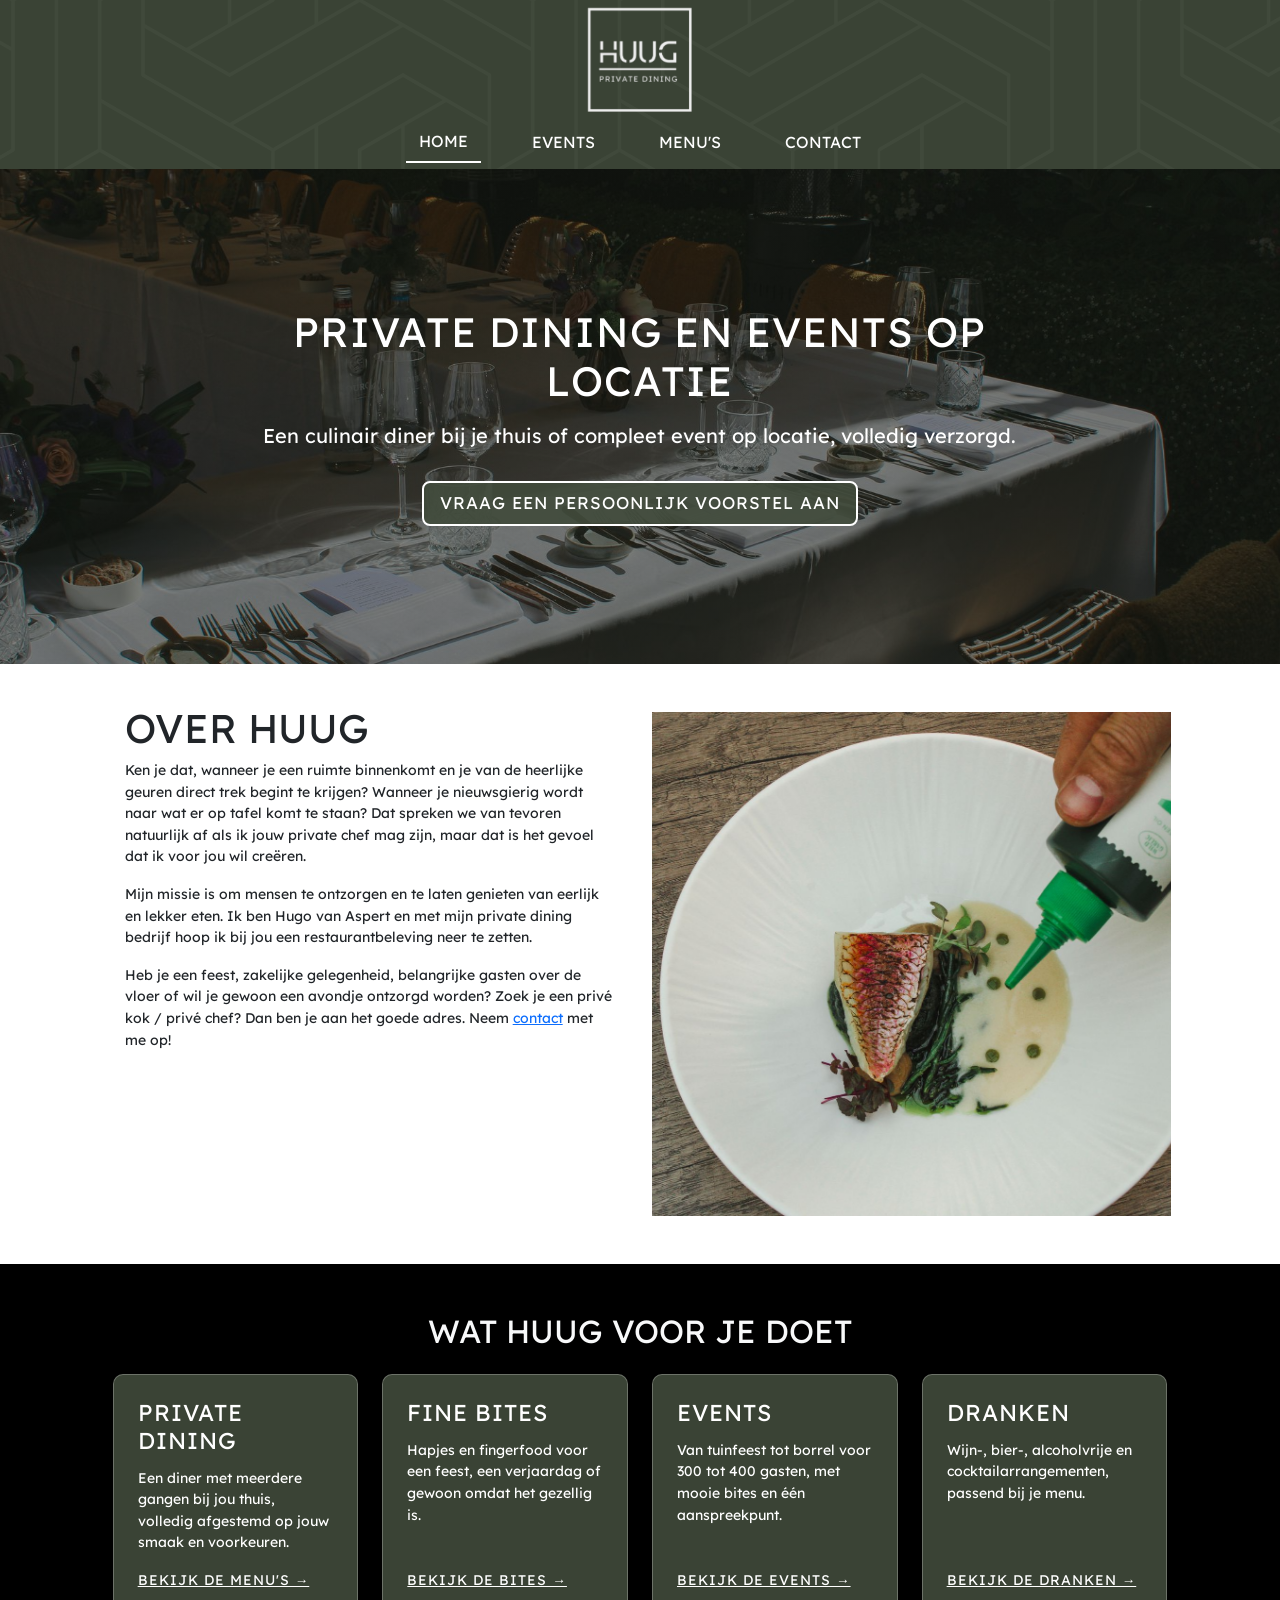
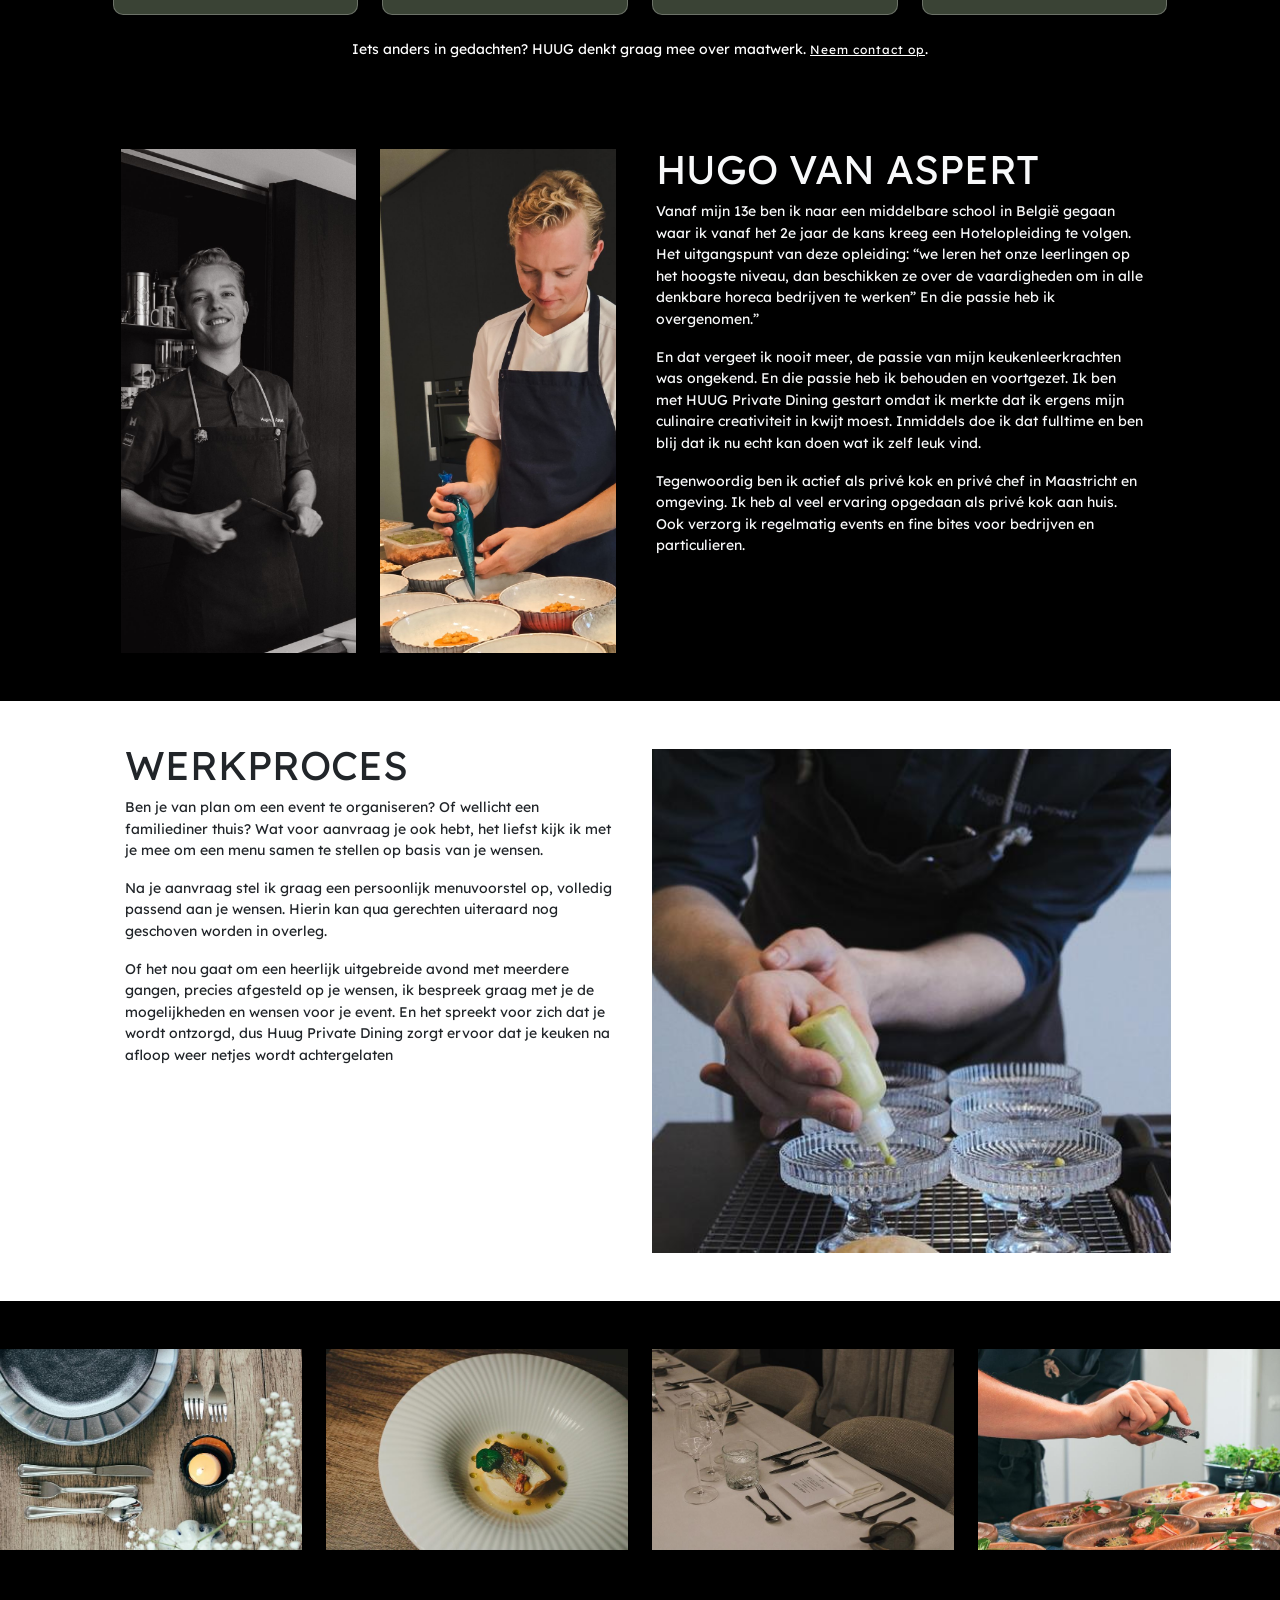
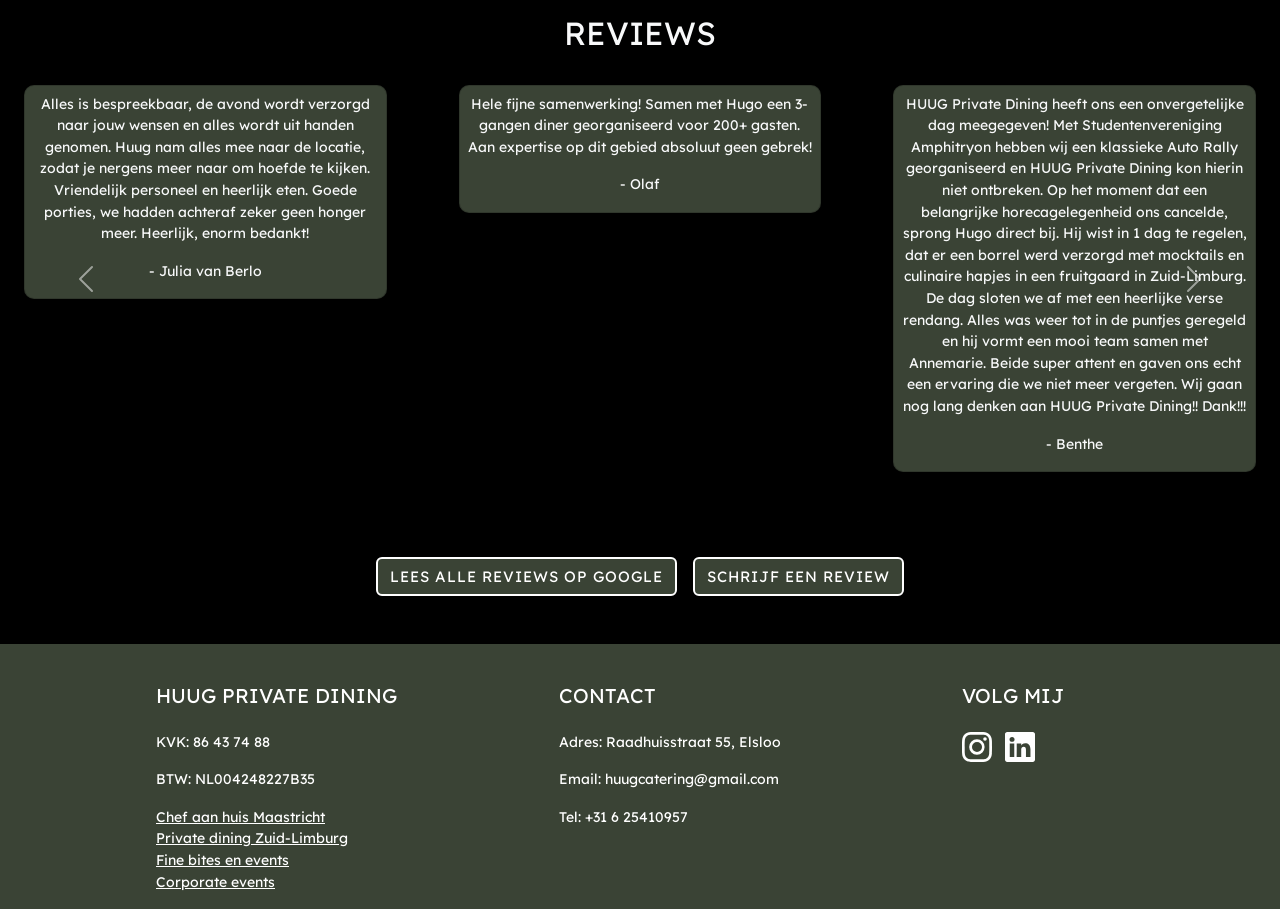
<file: index.html>
<!DOCTYPE html>
<html lang="en">

<head>
    <meta charset="UTF-8">
    <meta http-equiv="X-UA-Compatible" content="IE=edge">
    <meta name="viewport" content="width=device-width, initial-scale=1.0">
    <link href="https://cdn.jsdelivr.net/npm/bootstrap@5.2.3/dist/css/bootstrap.min.css" rel="stylesheet">
    <link rel="icon" href="favicon.ico" type="image/x-icon">
    <link rel="apple-touch-icon" sizes="180x180" href="apple-touch-icon.png">
    <link rel="icon" type="image/png" sizes="32x32" href="favicon-32x32.png">
    <link rel="icon" type="image/png" sizes="16x16" href="favicon-16x16.png">
    <link rel="manifest" href="site.webmanifest">
    <link rel="stylesheet" href="style.css">
    <script src="https://cdn.jsdelivr.net/npm/bootstrap@5.2.3/dist/js/bootstrap.bundle.min.js"></script>
    <title>HUUG Private Dining</title>
</head>

<body>

    <nav class="navbar navbar-expand-md fixed-top">
        <div class="container-fluid justify-content-center">

            <div class="d-flex fixed-top justify-content-center py-2" id="logo">
                <img src="images-small/logog.png" class="img-fluid">
            </div>

            <div class="row" id="navbar" style="font-family: HUUGFont-klein;">
                <div class="navbar-collapse justify-content-evenly mt-2">
                    <div class="nav" id="nav-tab" role="tablist">
                        <button class="nav-link active" id="nav-home-tab" data-bs-toggle="tab"
                            data-bs-target="#nav-home" type="button" role="tab" aria-controls="nav-home"
                            aria-selected="true">HOME</button>
                        <button class="nav-link " id="nav-events-tab" data-bs-toggle="tab" data-bs-target="#nav-events"
                            type="button" role="tab" aria-controls="nav-events" aria-selected="false">EVENTS</button>
                        <button class="nav-link" id="nav-menu-tab" data-bs-toggle="tab" data-bs-target="#nav-menu"
                            type="button" role="tab" aria-controls="nav-menu" aria-selected="false">MENU'S</button>
                        <button class="nav-link" id="nav-contact-tab" data-bs-toggle="tab" data-bs-target="#nav-contact"
                            type="button" role="tab" aria-controls="nav-contact" aria-selected="false">CONTACT</button>
                    </div>
                </div>
            </div>
        </div>
    </nav>

    <div id="contentMask"></div>


    <div id="underbody">

        <div class="tab-content" id="nav-tabContent">
            <div class="tab-pane fade show active" id="nav-home" role="tabpanel" aria-labelledby="nav-home-tab">
            </div>
            <div class="tab-pane fade" id="nav-events" role="tabpanel" aria-labelledby="nav-events-tab">
            </div>
            <div class="tab-pane fade" id="nav-menu" role="tabpanel" aria-labelledby="nav-menu-tab">
            </div>
            <div class="tab-pane fade" id="nav-contact" role="tabpanel" aria-labelledby="nav-contact-tab"></div>
        </div>

    </div>

    <footer class="text-center text-lg-start text-white">
        <div class="container p-4 pb-0">
            <section class="">
                <div class="row">
                    <div class="col-md-3 col-lg-3 col-xl-3 mx-auto mt-3">
                        <h5 class="text-uppercase mb-4 font-weight-bold">
                            HUUG Private Dining
                        </h5>
                        <p>
                            KVK: 86 43 74 88
                        </p>
                        <p>
                            BTW: NL004248227B35
                        </p>
                        <p>
                            <a href="chef-aan-huis-maastricht.html" class="text-white">Chef aan huis Maastricht</a><br>
                            <a href="private-dining-limburg.html" class="text-white">Private dining Zuid-Limburg</a><br>
                            <a href="fine-bites-en-events-maastricht.html" class="text-white">Fine bites en events</a><br>
                            <a href="corporate-events-maastricht.html" class="text-white">Corporate events</a>
                        </p>
                    </div>

                    <div class="col-md-4 col-lg-3 col-xl-3 mx-auto mt-3">
                        <h5 class="text-uppercase mb-4 font-weight-bold">Contact</h5>
                        <p><i class="fas fa-home mr-3"></i> Adres: Raadhuisstraat 55, Elsloo</p>
                        <p><i class="fas fa-envelope mr-3"></i> Email: huugcatering@gmail.com</p>
                        <p><i class="fas fa-phone mr-3"></i>Tel: +31 6 25410957</p>
                    </div>

                    <div class="col-md-2 mx-auto mt-3">
                        <h5 class="text-uppercase mb-4 font-weight-bold">Volg mij</h5>

                        <a href="https://www.instagram.com/hugo_van_aspert/?hl=en" role="button" target="_blank"><svg
                                xmlns="http://www.w3.org/2000/svg" width="30" height="30" fill="white"
                                class="bi bi-instagram me-1" viewBox="0 0 16 16">
                                <path
                                    d="M8 0C5.829 0 5.556.01 4.703.048 3.85.088 3.269.222 2.76.42a3.917 3.917 0 0 0-1.417.923A3.927 3.927 0 0 0 .42 2.76C.222 3.268.087 3.85.048 4.7.01 5.555 0 5.827 0 8.001c0 2.172.01 2.444.048 3.297.04.852.174 1.433.372 1.942.205.526.478.972.923 1.417.444.445.89.719 1.416.923.51.198 1.09.333 1.942.372C5.555 15.99 5.827 16 8 16s2.444-.01 3.298-.048c.851-.04 1.434-.174 1.943-.372a3.916 3.916 0 0 0 1.416-.923c.445-.445.718-.891.923-1.417.197-.509.332-1.09.372-1.942C15.99 10.445 16 10.173 16 8s-.01-2.445-.048-3.299c-.04-.851-.175-1.433-.372-1.941a3.926 3.926 0 0 0-.923-1.417A3.911 3.911 0 0 0 13.24.42c-.51-.198-1.092-.333-1.943-.372C10.443.01 10.172 0 7.998 0h.003zm-.717 1.442h.718c2.136 0 2.389.007 3.232.046.78.035 1.204.166 1.486.275.373.145.64.319.92.599.28.28.453.546.598.92.11.281.24.705.275 1.485.039.843.047 1.096.047 3.231s-.008 2.389-.047 3.232c-.035.78-.166 1.203-.275 1.485a2.47 2.47 0 0 1-.599.919c-.28.28-.546.453-.92.598-.28.11-.704.24-1.485.276-.843.038-1.096.047-3.232.047s-2.39-.009-3.233-.047c-.78-.036-1.203-.166-1.485-.276a2.478 2.478 0 0 1-.92-.598 2.48 2.48 0 0 1-.6-.92c-.109-.281-.24-.705-.275-1.485-.038-.843-.046-1.096-.046-3.233 0-2.136.008-2.388.046-3.231.036-.78.166-1.204.276-1.486.145-.373.319-.64.599-.92.28-.28.546-.453.92-.598.282-.11.705-.24 1.485-.276.738-.034 1.024-.044 2.515-.045v.002zm4.988 1.328a.96.96 0 1 0 0 1.92.96.96 0 0 0 0-1.92zm-4.27 1.122a4.109 4.109 0 1 0 0 8.217 4.109 4.109 0 0 0 0-8.217zm0 1.441a2.667 2.667 0 1 1 0 5.334 2.667 2.667 0 0 1 0-5.334z" />
                            </svg></i></a>

                        <a href="https://nl.linkedin.com/in/hugo-van-aspert-8325661a7" role="button"
                            target="_blank"><svg xmlns="http://www.w3.org/2000/svg" width="30" height="30" fill="white"
                                class="bi bi-linkedin ms-1" viewBox="0 0 16 16">
                                <path
                                    d="M0 1.146C0 .513.526 0 1.175 0h13.65C15.474 0 16 .513 16 1.146v13.708c0 .633-.526 1.146-1.175 1.146H1.175C.526 16 0 15.487 0 14.854V1.146zm4.943 12.248V6.169H2.542v7.225h2.401zm-1.2-8.212c.837 0 1.358-.554 1.358-1.248-.015-.709-.52-1.248-1.342-1.248-.822 0-1.359.54-1.359 1.248 0 .694.521 1.248 1.327 1.248h.016zm4.908 8.212V9.359c0-.216.016-.432.08-.586.173-.431.568-.878 1.232-.878.869 0 1.216.662 1.216 1.634v3.865h2.401V9.25c0-2.22-1.184-3.252-2.764-3.252-1.274 0-1.845.7-2.165 1.193v.025h-.016a5.54 5.54 0 0 1 .016-.025V6.169h-2.4c.03.678 0 7.225 0 7.225h2.4z" />
                            </svg></a>
                    </div>
                </div>
            </section>
        </div>
    </footer>

    <script src="index.js" defer></script>

</body>

</html>
</file>
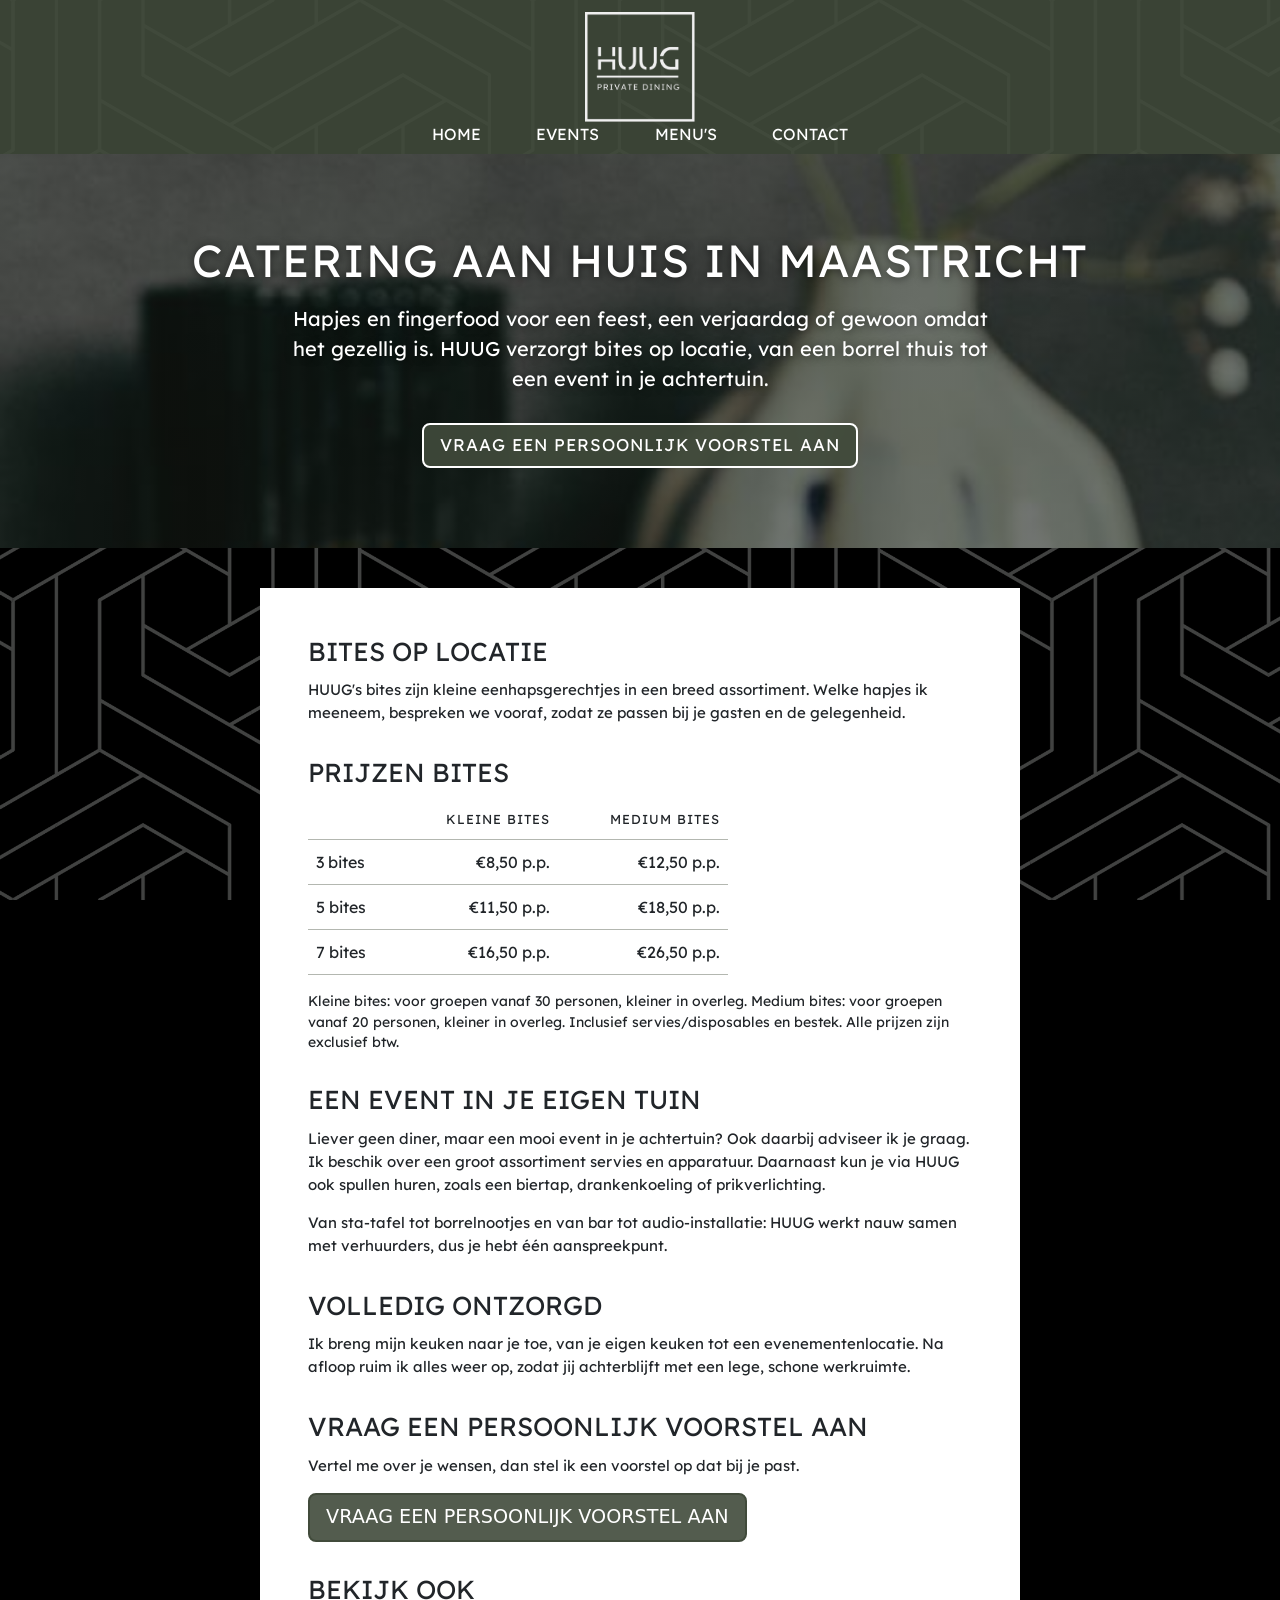
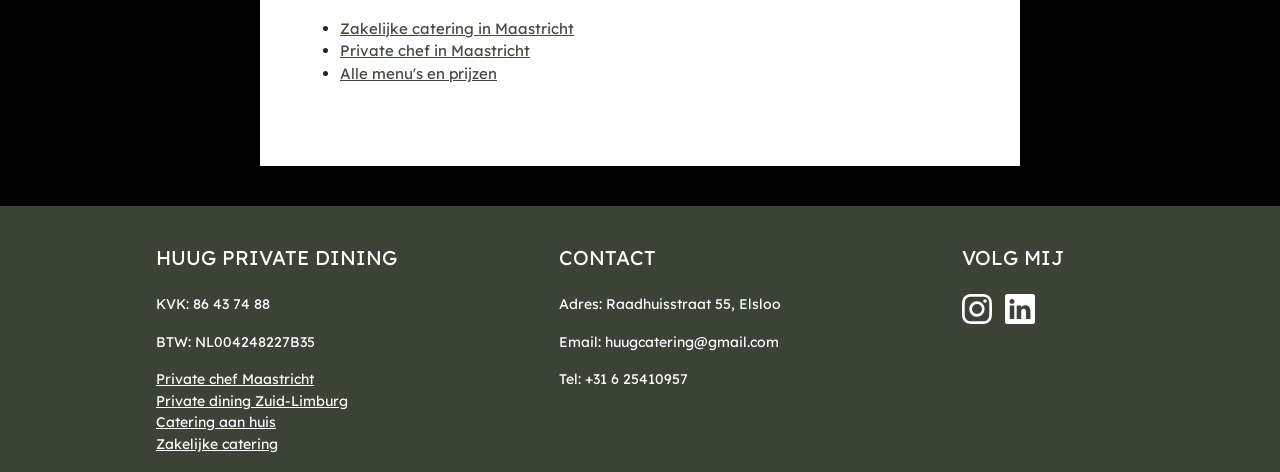
<file: catering-aan-huis-maastricht.html>
<!DOCTYPE html>
<html lang="nl">

<head>
    <meta charset="UTF-8">
    <meta name="viewport" content="width=device-width, initial-scale=1.0">
    <title>Catering aan huis Maastricht | HUUG Private Dining</title>
    <meta name="description" content="Catering aan huis in Maastricht en Zuid-Limburg: bites, fingerfood en events op locatie. Voor groepen vanaf 20 personen. Bekijk de prijzen en vraag een voorstel aan.">
    <link rel="canonical" href="https://www.huugprivatedining.nl/catering-aan-huis-maastricht.html">
    <meta property="og:title" content="Catering aan huis Maastricht | HUUG Private Dining">
    <meta property="og:description" content="Catering aan huis in Maastricht en Zuid-Limburg: bites, fingerfood en events op locatie. Voor groepen vanaf 20 personen. Bekijk de prijzen en vraag een voorstel aan.">
    <meta property="og:type" content="website">
    <meta property="og:url" content="https://www.huugprivatedining.nl/catering-aan-huis-maastricht.html">
    <meta property="og:image" content="https://www.huugprivatedining.nl/images-small/Events1-1.jpg">
    <link href="https://cdn.jsdelivr.net/npm/bootstrap@5.2.3/dist/css/bootstrap.min.css" rel="stylesheet">
    <link rel="icon" href="favicon.ico" type="image/x-icon">
    <link rel="apple-touch-icon" sizes="180x180" href="apple-touch-icon.png">
    <link rel="stylesheet" href="style.css">
</head>

<body>
    <header class="seo-header text-center">
        <a href="index.html"><img src="images-small/logog.png" alt="HUUG Private Dining" class="img-fluid"></a>
        <nav class="seo-nav" style="font-family: HUUGFont-klein;">
            <a href="index.html">HOME</a>
            <a href="index.html#events">EVENTS</a>
            <a href="index.html#menu">MENU'S</a>
            <a href="index.html#contact">CONTACT</a>
        </nav>
    </header>

    <main>
        <div class="seo-hero" style="background-image: linear-gradient(rgba(20, 25, 18, 0.6), rgba(20, 25, 18, 0.6)), url('images-small/Events1-1.jpg');" role="img" aria-label="Catering aan huis Maastricht">
            <div class="container text-center text-white">
                <h1>Catering aan huis in Maastricht</h1>
                <p>Hapjes en fingerfood voor een feest, een verjaardag of gewoon omdat het gezellig is. HUUG verzorgt bites op locatie, van een borrel thuis tot een event in je achtertuin.</p>
                <a href="index.html#contact" class="btn btn-lg" id="btn-hero">VRAAG EEN PERSOONLIJK VOORSTEL AAN</a>
            </div>
        </div>

        <div class="container seo-inhoud">
            <div class="row justify-content-center">
                <div class="col-12 col-lg-8 bg-white p-4 p-md-5">
<section class="seo-sectie">
<h2>Bites op locatie</h2>
<p>HUUG's bites zijn kleine eenhapsgerechtjes in een breed assortiment. Welke hapjes ik meeneem, bespreken we vooraf, zodat ze passen bij je gasten en de gelegenheid.</p>
</section>
<section class="seo-sectie">
<h2>Prijzen bites</h2>
<table class="prijstabel prijstabel-licht">
<thead><tr><th></th><th>Kleine bites</th><th>Medium bites</th></tr></thead>
<tbody>
<tr><td>3 bites</td><td>&euro;8,50 p.p.</td><td>&euro;12,50 p.p.</td></tr>
<tr><td>5 bites</td><td>&euro;11,50 p.p.</td><td>&euro;18,50 p.p.</td></tr>
<tr><td>7 bites</td><td>&euro;16,50 p.p.</td><td>&euro;26,50 p.p.</td></tr>
</tbody>
</table>
<p class="klein">Kleine bites: voor groepen vanaf 30 personen, kleiner in overleg. Medium bites: voor groepen vanaf 20 personen, kleiner in overleg. Inclusief servies/disposables en bestek. Alle prijzen zijn exclusief btw.</p>
</section>
<section class="seo-sectie">
<h2>Een event in je eigen tuin</h2>
<p>Liever geen diner, maar een mooi event in je achtertuin? Ook daarbij adviseer ik je graag. Ik beschik over een groot assortiment servies en apparatuur. Daarnaast kun je via HUUG ook spullen huren, zoals een biertap, drankenkoeling of prikverlichting.</p>
<p>Van sta-tafel tot borrelnootjes en van bar tot audio-installatie: HUUG werkt nauw samen met verhuurders, dus je hebt één aanspreekpunt.</p>
</section>
<section class="seo-sectie">
<h2>Volledig ontzorgd</h2>
<p>Ik breng mijn keuken naar je toe, van je eigen keuken tot een evenementenlocatie. Na afloop ruim ik alles weer op, zodat jij achterblijft met een lege, schone werkruimte.</p>
</section>
                    <section class="seo-sectie">
                        <h2>Vraag een persoonlijk voorstel aan</h2>
                        <p>Vertel me over je wensen, dan stel ik een voorstel op dat bij je past.</p>
                        <a href="index.html#contact" class="btn btn-lg" id="btn-verstuur">VRAAG EEN PERSOONLIJK VOORSTEL AAN</a>
                    </section>
                    <section class="seo-sectie">
                        <h2>Bekijk ook</h2>
                        <ul>
<li><a href="zakelijke-catering-maastricht.html">Zakelijke catering in Maastricht</a></li>
<li><a href="private-chef-maastricht.html">Private chef in Maastricht</a></li>
                            <li><a href="index.html#menu">Alle menu's en prijzen</a></li>
                        </ul>
                    </section>
                </div>
            </div>
        </div>
    </main>

    <footer class="text-center text-lg-start text-white">
        <div class="container p-4 pb-0">
            <section class="">
                <div class="row">
                    <div class="col-md-3 col-lg-3 col-xl-3 mx-auto mt-3">
                        <h5 class="text-uppercase mb-4 font-weight-bold">
                            HUUG Private Dining
                        </h5>
                        <p>
                            KVK: 86 43 74 88
                        </p>
                        <p>
                            BTW: NL004248227B35
                        </p>
                        <p>
                            <a href="private-chef-maastricht.html" class="text-white">Private chef Maastricht</a><br>
                            <a href="private-dining-limburg.html" class="text-white">Private dining Zuid-Limburg</a><br>
                            <a href="catering-aan-huis-maastricht.html" class="text-white">Catering aan huis</a><br>
                            <a href="zakelijke-catering-maastricht.html" class="text-white">Zakelijke catering</a>
                        </p>
                    </div>

                    <div class="col-md-4 col-lg-3 col-xl-3 mx-auto mt-3">
                        <h5 class="text-uppercase mb-4 font-weight-bold">Contact</h5>
                        <p><i class="fas fa-home mr-3"></i> Adres: Raadhuisstraat 55, Elsloo</p>
                        <p><i class="fas fa-envelope mr-3"></i> Email: huugcatering@gmail.com</p>
                        <p><i class="fas fa-phone mr-3"></i>Tel: +31 6 25410957</p>
                    </div>

                    <div class="col-md-2 mx-auto mt-3">
                        <h5 class="text-uppercase mb-4 font-weight-bold">Volg mij</h5>

                        <a href="https://www.instagram.com/hugo_van_aspert/?hl=en" role="button" target="_blank"><svg
                                xmlns="http://www.w3.org/2000/svg" width="30" height="30" fill="white"
                                class="bi bi-instagram me-1" viewBox="0 0 16 16">
                                <path
                                    d="M8 0C5.829 0 5.556.01 4.703.048 3.85.088 3.269.222 2.76.42a3.917 3.917 0 0 0-1.417.923A3.927 3.927 0 0 0 .42 2.76C.222 3.268.087 3.85.048 4.7.01 5.555 0 5.827 0 8.001c0 2.172.01 2.444.048 3.297.04.852.174 1.433.372 1.942.205.526.478.972.923 1.417.444.445.89.719 1.416.923.51.198 1.09.333 1.942.372C5.555 15.99 5.827 16 8 16s2.444-.01 3.298-.048c.851-.04 1.434-.174 1.943-.372a3.916 3.916 0 0 0 1.416-.923c.445-.445.718-.891.923-1.417.197-.509.332-1.09.372-1.942C15.99 10.445 16 10.173 16 8s-.01-2.445-.048-3.299c-.04-.851-.175-1.433-.372-1.941a3.926 3.926 0 0 0-.923-1.417A3.911 3.911 0 0 0 13.24.42c-.51-.198-1.092-.333-1.943-.372C10.443.01 10.172 0 7.998 0h.003zm-.717 1.442h.718c2.136 0 2.389.007 3.232.046.78.035 1.204.166 1.486.275.373.145.64.319.92.599.28.28.453.546.598.92.11.281.24.705.275 1.485.039.843.047 1.096.047 3.231s-.008 2.389-.047 3.232c-.035.78-.166 1.203-.275 1.485a2.47 2.47 0 0 1-.599.919c-.28.28-.546.453-.92.598-.28.11-.704.24-1.485.276-.843.038-1.096.047-3.232.047s-2.39-.009-3.233-.047c-.78-.036-1.203-.166-1.485-.276a2.478 2.478 0 0 1-.92-.598 2.48 2.48 0 0 1-.6-.92c-.109-.281-.24-.705-.275-1.485-.038-.843-.046-1.096-.046-3.233 0-2.136.008-2.388.046-3.231.036-.78.166-1.204.276-1.486.145-.373.319-.64.599-.92.28-.28.546-.453.92-.598.282-.11.705-.24 1.485-.276.738-.034 1.024-.044 2.515-.045v.002zm4.988 1.328a.96.96 0 1 0 0 1.92.96.96 0 0 0 0-1.92zm-4.27 1.122a4.109 4.109 0 1 0 0 8.217 4.109 4.109 0 0 0 0-8.217zm0 1.441a2.667 2.667 0 1 1 0 5.334 2.667 2.667 0 0 1 0-5.334z" />
                            </svg></i></a>

                        <a href="https://nl.linkedin.com/in/hugo-van-aspert-8325661a7" role="button"
                            target="_blank"><svg xmlns="http://www.w3.org/2000/svg" width="30" height="30" fill="white"
                                class="bi bi-linkedin ms-1" viewBox="0 0 16 16">
                                <path
                                    d="M0 1.146C0 .513.526 0 1.175 0h13.65C15.474 0 16 .513 16 1.146v13.708c0 .633-.526 1.146-1.175 1.146H1.175C.526 16 0 15.487 0 14.854V1.146zm4.943 12.248V6.169H2.542v7.225h2.401zm-1.2-8.212c.837 0 1.358-.554 1.358-1.248-.015-.709-.52-1.248-1.342-1.248-.822 0-1.359.54-1.359 1.248 0 .694.521 1.248 1.327 1.248h.016zm4.908 8.212V9.359c0-.216.016-.432.08-.586.173-.431.568-.878 1.232-.878.869 0 1.216.662 1.216 1.634v3.865h2.401V9.25c0-2.22-1.184-3.252-2.764-3.252-1.274 0-1.845.7-2.165 1.193v.025h-.016a5.54 5.54 0 0 1 .016-.025V6.169h-2.4c.03.678 0 7.225 0 7.225h2.4z" />
                            </svg></a>
                    </div>
                </div>
            </section>
        </div>
    </footer>
</body>

</html>
</file>
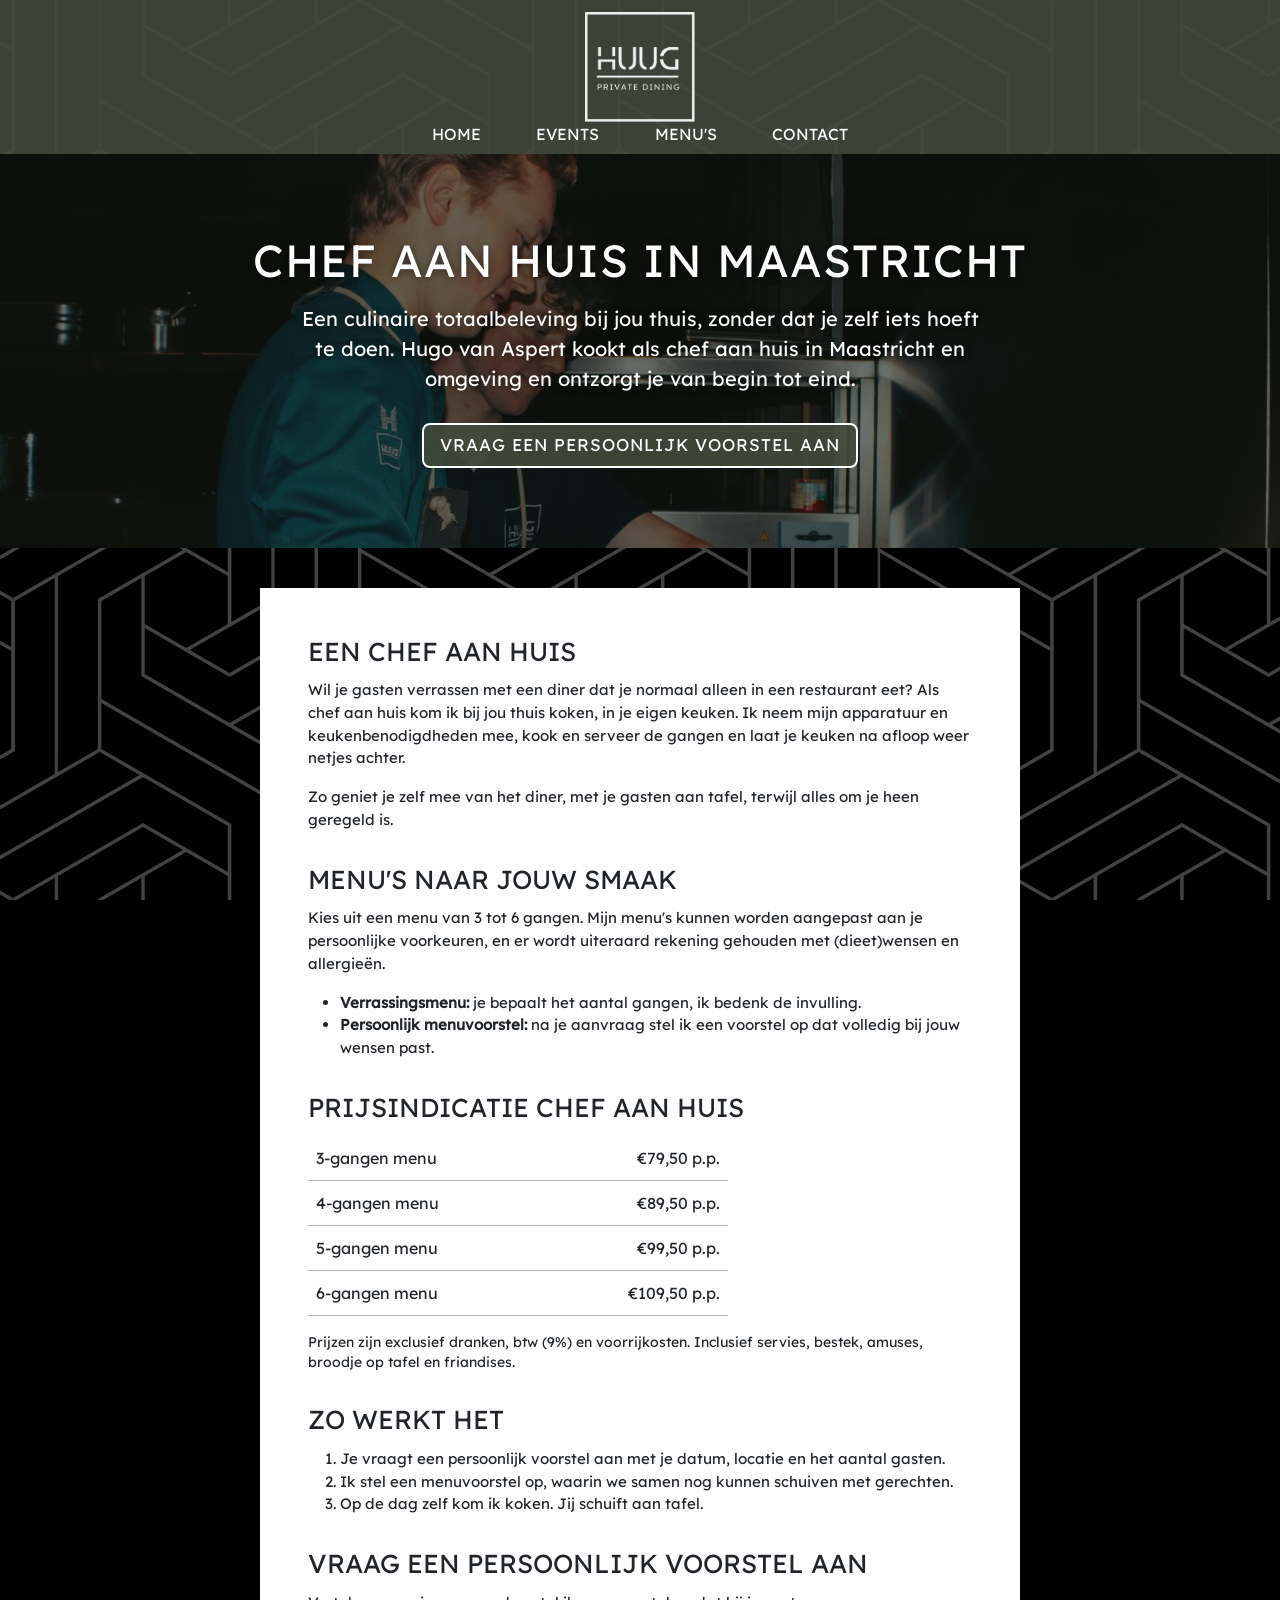
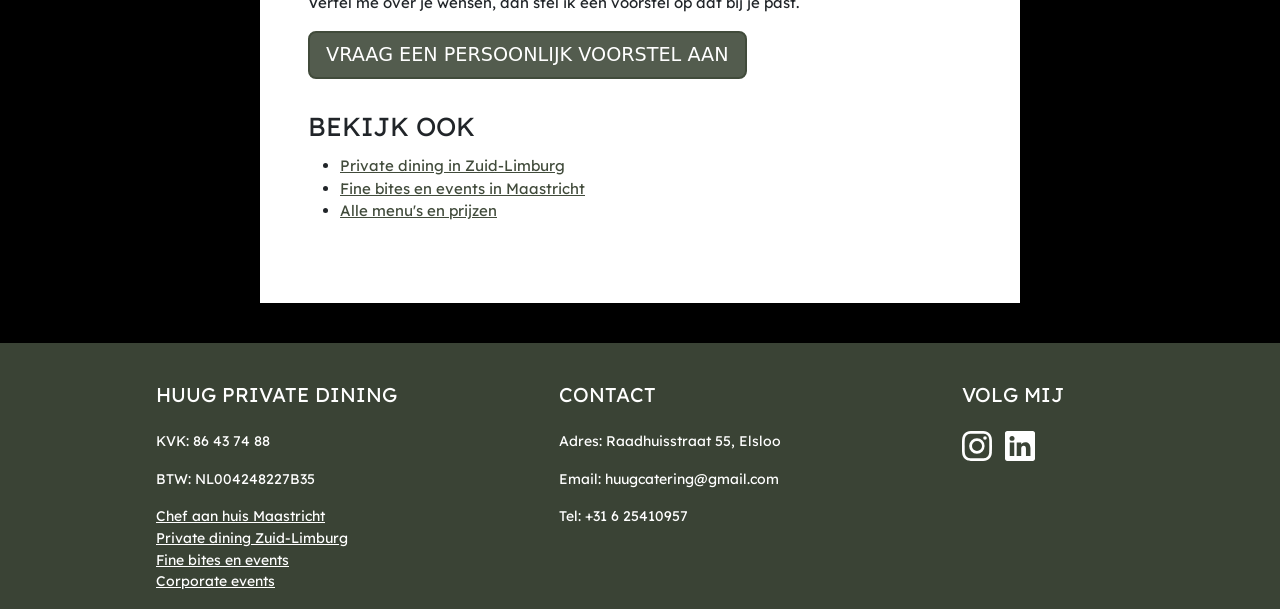
<file: chef-aan-huis-maastricht.html>
<!DOCTYPE html>
<html lang="nl">

<head>
    <meta charset="UTF-8">
    <meta name="viewport" content="width=device-width, initial-scale=1.0">
    <title>Chef aan huis Maastricht | HUUG Private Dining</title>
    <meta name="description" content="Chef aan huis in Maastricht en omgeving. Een culinaire totaalbeleving met 3 tot 6 gangen bij jou thuis, volledig ontzorgd door Hugo van Aspert. Vraag een persoonlijk voorstel aan.">
    <link rel="canonical" href="https://www.huugprivatedining.nl/chef-aan-huis-maastricht.html">
    <meta property="og:title" content="Chef aan huis Maastricht | HUUG Private Dining">
    <meta property="og:description" content="Chef aan huis in Maastricht en omgeving. Een culinaire totaalbeleving met 3 tot 6 gangen bij jou thuis, volledig ontzorgd door Hugo van Aspert. Vraag een persoonlijk voorstel aan.">
    <meta property="og:type" content="website">
    <meta property="og:url" content="https://www.huugprivatedining.nl/chef-aan-huis-maastricht.html">
    <meta property="og:image" content="https://www.huugprivatedining.nl/images-small/foto-7456.jpg">
    <link href="https://cdn.jsdelivr.net/npm/bootstrap@5.2.3/dist/css/bootstrap.min.css" rel="stylesheet">
    <link rel="icon" href="favicon.ico" type="image/x-icon">
    <link rel="apple-touch-icon" sizes="180x180" href="apple-touch-icon.png">
    <link rel="stylesheet" href="style.css">
</head>

<body>
    <header class="seo-header text-center">
        <a href="index.html"><img src="images-small/logog.png" alt="HUUG Private Dining" class="img-fluid"></a>
        <nav class="seo-nav" style="font-family: HUUGFont-klein;">
            <a href="index.html">HOME</a>
            <a href="index.html#events">EVENTS</a>
            <a href="index.html#menu">MENU'S</a>
            <a href="index.html#contact">CONTACT</a>
        </nav>
    </header>

    <main>
        <div class="seo-hero" style="background-image: linear-gradient(rgba(20, 25, 18, 0.6), rgba(20, 25, 18, 0.6)), url('images-small/foto-7456.jpg');" role="img" aria-label="Chef aan huis Maastricht aan het werk">
            <div class="container text-center text-white">
                <h1>Chef aan huis in Maastricht</h1>
                <p>Een culinaire totaalbeleving bij jou thuis, zonder dat je zelf iets hoeft te doen. Hugo van Aspert kookt als chef aan huis in Maastricht en omgeving en ontzorgt je van begin tot eind.</p>
                <a href="index.html#contact" class="btn btn-lg" id="btn-hero">VRAAG EEN PERSOONLIJK VOORSTEL AAN</a>
            </div>
        </div>

        <div class="container seo-inhoud">
            <div class="row justify-content-center">
                <div class="col-12 col-lg-8 bg-white p-4 p-md-5">
<section class="seo-sectie">
<h2>Een chef aan huis</h2>
<p>Wil je gasten verrassen met een diner dat je normaal alleen in een restaurant eet? Als chef aan huis kom ik bij jou thuis koken, in je eigen keuken. Ik neem mijn apparatuur en keukenbenodigdheden mee, kook en serveer de gangen en laat je keuken na afloop weer netjes achter.</p>
<p>Zo geniet je zelf mee van het diner, met je gasten aan tafel, terwijl alles om je heen geregeld is.</p>
</section>
<section class="seo-sectie">
<h2>Menu's naar jouw smaak</h2>
<p>Kies uit een menu van 3 tot 6 gangen. Mijn menu's kunnen worden aangepast aan je persoonlijke voorkeuren, en er wordt uiteraard rekening gehouden met (dieet)wensen en allergieën.</p>
<ul>
<li><strong>Verrassingsmenu:</strong> je bepaalt het aantal gangen, ik bedenk de invulling.</li>
<li><strong>Persoonlijk menuvoorstel:</strong> na je aanvraag stel ik een voorstel op dat volledig bij jouw wensen past.</li>
</ul>
</section>
<section class="seo-sectie">
<h2>Prijsindicatie chef aan huis</h2>
<table class="prijstabel prijstabel-licht">
<tbody>
<tr><td>3-gangen menu</td><td>&euro;79,50 p.p.</td></tr>
<tr><td>4-gangen menu</td><td>&euro;89,50 p.p.</td></tr>
<tr><td>5-gangen menu</td><td>&euro;99,50 p.p.</td></tr>
<tr><td>6-gangen menu</td><td>&euro;109,50 p.p.</td></tr>
</tbody>
</table>
<p class="klein">Prijzen zijn exclusief dranken, btw (9%) en voorrijkosten. Inclusief servies, bestek, amuses, broodje op tafel en friandises.</p>
</section>
<section class="seo-sectie">
<h2>Zo werkt het</h2>
<ol>
<li>Je vraagt een persoonlijk voorstel aan met je datum, locatie en het aantal gasten.</li>
<li>Ik stel een menuvoorstel op, waarin we samen nog kunnen schuiven met gerechten.</li>
<li>Op de dag zelf kom ik koken. Jij schuift aan tafel.</li>
</ol>
</section>
                    <section class="seo-sectie">
                        <h2>Vraag een persoonlijk voorstel aan</h2>
                        <p>Vertel me over je wensen, dan stel ik een voorstel op dat bij je past.</p>
                        <a href="index.html#contact" class="btn btn-lg" id="btn-verstuur">VRAAG EEN PERSOONLIJK VOORSTEL AAN</a>
                    </section>
                    <section class="seo-sectie">
                        <h2>Bekijk ook</h2>
                        <ul>
<li><a href="private-dining-limburg.html">Private dining in Zuid-Limburg</a></li>
<li><a href="fine-bites-en-events-maastricht.html">Fine bites en events in Maastricht</a></li>
                            <li><a href="index.html#menu">Alle menu's en prijzen</a></li>
                        </ul>
                    </section>
                </div>
            </div>
        </div>
    </main>

    <footer class="text-center text-lg-start text-white">
        <div class="container p-4 pb-0">
            <section class="">
                <div class="row">
                    <div class="col-md-3 col-lg-3 col-xl-3 mx-auto mt-3">
                        <h5 class="text-uppercase mb-4 font-weight-bold">
                            HUUG Private Dining
                        </h5>
                        <p>
                            KVK: 86 43 74 88
                        </p>
                        <p>
                            BTW: NL004248227B35
                        </p>
                        <p>
                            <a href="chef-aan-huis-maastricht.html" class="text-white">Chef aan huis Maastricht</a><br>
                            <a href="private-dining-limburg.html" class="text-white">Private dining Zuid-Limburg</a><br>
                            <a href="fine-bites-en-events-maastricht.html" class="text-white">Fine bites en events</a><br>
                            <a href="corporate-events-maastricht.html" class="text-white">Corporate events</a>
                        </p>
                    </div>

                    <div class="col-md-4 col-lg-3 col-xl-3 mx-auto mt-3">
                        <h5 class="text-uppercase mb-4 font-weight-bold">Contact</h5>
                        <p><i class="fas fa-home mr-3"></i> Adres: Raadhuisstraat 55, Elsloo</p>
                        <p><i class="fas fa-envelope mr-3"></i> Email: huugcatering@gmail.com</p>
                        <p><i class="fas fa-phone mr-3"></i>Tel: +31 6 25410957</p>
                    </div>

                    <div class="col-md-2 mx-auto mt-3">
                        <h5 class="text-uppercase mb-4 font-weight-bold">Volg mij</h5>

                        <a href="https://www.instagram.com/hugo_van_aspert/?hl=en" role="button" target="_blank"><svg
                                xmlns="http://www.w3.org/2000/svg" width="30" height="30" fill="white"
                                class="bi bi-instagram me-1" viewBox="0 0 16 16">
                                <path
                                    d="M8 0C5.829 0 5.556.01 4.703.048 3.85.088 3.269.222 2.76.42a3.917 3.917 0 0 0-1.417.923A3.927 3.927 0 0 0 .42 2.76C.222 3.268.087 3.85.048 4.7.01 5.555 0 5.827 0 8.001c0 2.172.01 2.444.048 3.297.04.852.174 1.433.372 1.942.205.526.478.972.923 1.417.444.445.89.719 1.416.923.51.198 1.09.333 1.942.372C5.555 15.99 5.827 16 8 16s2.444-.01 3.298-.048c.851-.04 1.434-.174 1.943-.372a3.916 3.916 0 0 0 1.416-.923c.445-.445.718-.891.923-1.417.197-.509.332-1.09.372-1.942C15.99 10.445 16 10.173 16 8s-.01-2.445-.048-3.299c-.04-.851-.175-1.433-.372-1.941a3.926 3.926 0 0 0-.923-1.417A3.911 3.911 0 0 0 13.24.42c-.51-.198-1.092-.333-1.943-.372C10.443.01 10.172 0 7.998 0h.003zm-.717 1.442h.718c2.136 0 2.389.007 3.232.046.78.035 1.204.166 1.486.275.373.145.64.319.92.599.28.28.453.546.598.92.11.281.24.705.275 1.485.039.843.047 1.096.047 3.231s-.008 2.389-.047 3.232c-.035.78-.166 1.203-.275 1.485a2.47 2.47 0 0 1-.599.919c-.28.28-.546.453-.92.598-.28.11-.704.24-1.485.276-.843.038-1.096.047-3.232.047s-2.39-.009-3.233-.047c-.78-.036-1.203-.166-1.485-.276a2.478 2.478 0 0 1-.92-.598 2.48 2.48 0 0 1-.6-.92c-.109-.281-.24-.705-.275-1.485-.038-.843-.046-1.096-.046-3.233 0-2.136.008-2.388.046-3.231.036-.78.166-1.204.276-1.486.145-.373.319-.64.599-.92.28-.28.546-.453.92-.598.282-.11.705-.24 1.485-.276.738-.034 1.024-.044 2.515-.045v.002zm4.988 1.328a.96.96 0 1 0 0 1.92.96.96 0 0 0 0-1.92zm-4.27 1.122a4.109 4.109 0 1 0 0 8.217 4.109 4.109 0 0 0 0-8.217zm0 1.441a2.667 2.667 0 1 1 0 5.334 2.667 2.667 0 0 1 0-5.334z" />
                            </svg></i></a>

                        <a href="https://nl.linkedin.com/in/hugo-van-aspert-8325661a7" role="button"
                            target="_blank"><svg xmlns="http://www.w3.org/2000/svg" width="30" height="30" fill="white"
                                class="bi bi-linkedin ms-1" viewBox="0 0 16 16">
                                <path
                                    d="M0 1.146C0 .513.526 0 1.175 0h13.65C15.474 0 16 .513 16 1.146v13.708c0 .633-.526 1.146-1.175 1.146H1.175C.526 16 0 15.487 0 14.854V1.146zm4.943 12.248V6.169H2.542v7.225h2.401zm-1.2-8.212c.837 0 1.358-.554 1.358-1.248-.015-.709-.52-1.248-1.342-1.248-.822 0-1.359.54-1.359 1.248 0 .694.521 1.248 1.327 1.248h.016zm4.908 8.212V9.359c0-.216.016-.432.08-.586.173-.431.568-.878 1.232-.878.869 0 1.216.662 1.216 1.634v3.865h2.401V9.25c0-2.22-1.184-3.252-2.764-3.252-1.274 0-1.845.7-2.165 1.193v.025h-.016a5.54 5.54 0 0 1 .016-.025V6.169h-2.4c.03.678 0 7.225 0 7.225h2.4z" />
                            </svg></a>
                    </div>
                </div>
            </section>
        </div>
    </footer>
</body>

</html>
</file>
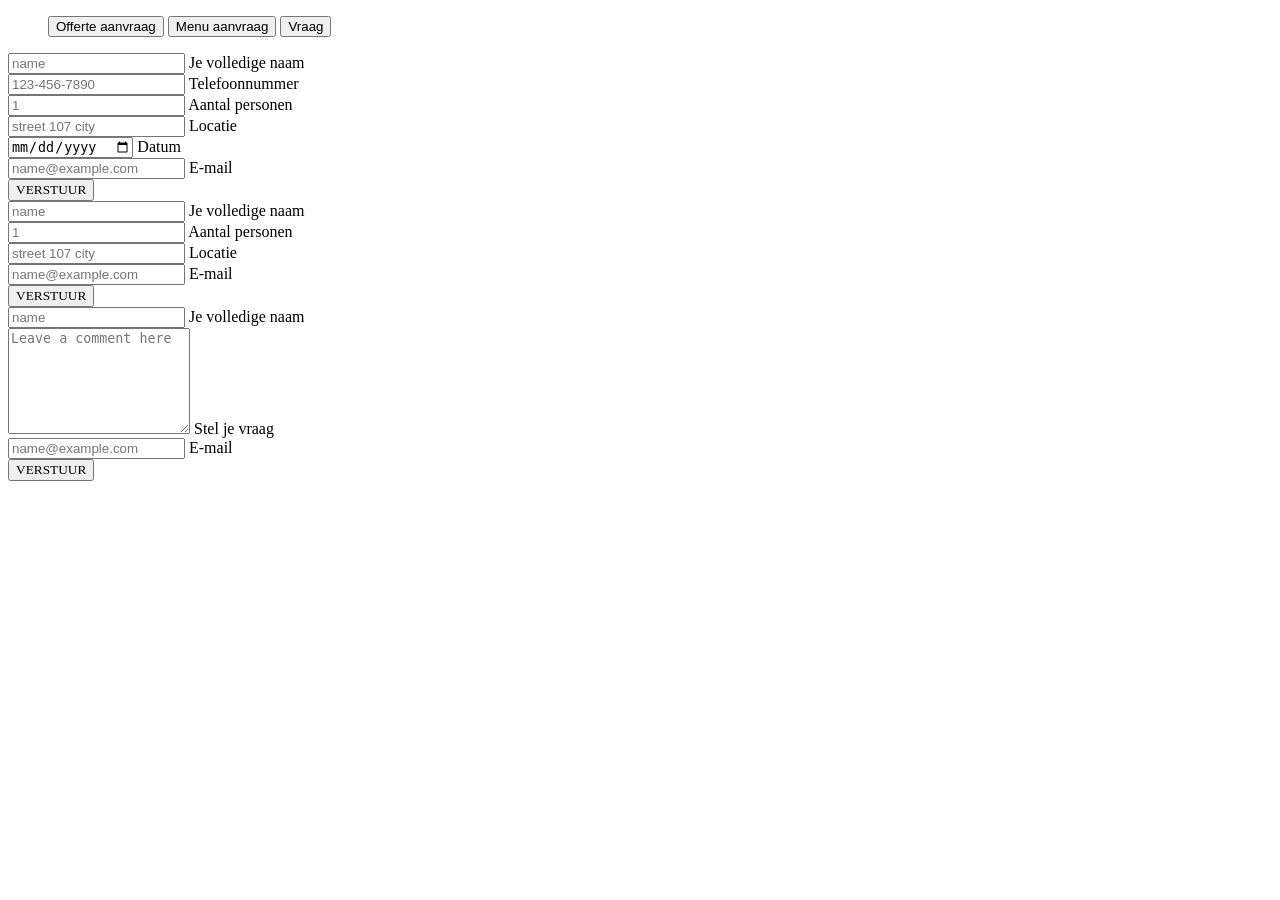
<file: contact.html>
<!DOCTYPE html>
<html lang="en">

<body>
    <div class="container">
        <div class="row d-flex justify-content-center px-3" style="font-family: HUUGFont-klein;">
            <ul class="nav nav-tabs mb-2 mt-3 d-flex justify-content-evenly col-12 col-md-8 border-0 align-self-center"
                id="contact-tab" role="tablist">
                <button class="nav-link active mx-2" id="offerte-tab" data-bs-toggle="tab" data-bs-target="#offerte" type="button"
                    role="tab" aria-controls="offerte" aria-selected="true">Offerte aanvraag</button>
                <button class="nav-link mx-2" id="MenuAanvraag-tab" data-bs-toggle="tab" data-bs-target="#MenuAanvraag" type="button"
                    role="tab" aria-controls="MenuAanvraag" aria-selected="false">Menu
                    aanvraag</button>
                <button class="nav-link mx-2" id="vraag-tab" data-bs-toggle="tab" data-bs-target="#vraag" type="button" role="tab"
                    aria-controls="vraag" aria-selected="false">Vraag</button>
            </ul>
        </div>

        <div class="row d-flex justify-content-center">
            <div class="tab-content col-12 col-md-8 bg-transparent border-0">
                <div class="tab-pane fade show active" id="offerte" role="tabpanel" aria-labelledby="offerte-tab">
                    <form method="post" action="https://formspree.io/f/xrgwvpnq">
                        <div class="form-floating my-4">
                            <input type="text" class="form-control" id="floatingName" name="naam" placeholder="name">
                            <label for="floatingName">Je volledige naam</label>
                        </div>
                        <div class="form-floating my-4">
                            <input type="tel" class="form-control" id="floatingPhone" name="telefoon" placeholder="123-456-7890">
                            <label for="floatingPhone">Telefoonnummer</label>
                        </div>
                        <div class="form-floating my-4">
                            <input type="number" class="form-control" id="floatingNumber" name="aantal" placeholder="1">
                            <label for="floatingNumber">Aantal personen</label>
                        </div>
                        <div class="form-floating my-4">
                            <input type="text" class="form-control" id="floatingLocation" name="locatie"
                                placeholder="street 107 city">
                            <label for="floatingLocation">Locatie</label>
                        </div>
                        <div class="form-floating my-4">
                            <input type="date" class="form-control" id="floatingDateTime" name="datum"
                                placeholder="09-09-2023">
                            <label for="floatingDateTime">Datum</label>
                        </div>
                        <div class="form-floating my-4">
                            <input type="email" class="form-control" id="floatingEmail" name="email"
                                placeholder="name@example.com">
                            <label for="floatingEmail">E-mail</label>
                        </div>
                        <button type="submit" class="btn mb-4 btn-lg col-12" id="btn-verstuur"
                            style="font-family: HUUGFont-klein;">VERSTUUR</button>
                    </form>
                </div>
                <div class="tab-pane fade" id="MenuAanvraag" role="tabpanel" aria-labelledby="MenuAanvraag-tab">
                    <form method="post" action="https://formspree.io/f/xrgwvpnq">
                        <div class="form-floating my-4">
                            <input type="text" class="form-control" id="floatingName" name="naam" placeholder="name">
                            <label for="floatingName">Je volledige naam</label>
                        </div>
                        <div class="form-floating my-4">
                            <input type="number" class="form-control" id="floatingNumber" name="aantal" placeholder="1">
                            <label for="floatingNumber">Aantal personen</label>
                        </div>
                        <div class="form-floating my-4">
                            <input type="text" class="form-control" id="floatingLocation" name="locatie"
                                placeholder="street 107 city">
                            <label for="floatingLocation">Locatie</label>
                        </div>
                        <div class="form-floating my-4">
                            <input type="email" class="form-control" id="floatingEmail" name="email"
                                placeholder="name@example.com">
                            <label for="floatingEmail">E-mail</label>
                        </div>
                        <button type="submit" class="btn mb-4 btn-lg col-12" id="btn-verstuur"
                            style="font-family: HUUGFont-klein;">VERSTUUR</button>
                    </form>
                </div>
                <div class="tab-pane fade" id="vraag" role="tabpanel" aria-labelledby="vraag-tab">
                    <form method="post" action="https://formspree.io/f/xrgwvpnq">
                        <div class="form-floating my-4">
                            <input type="text" class="form-control" id="floatingName" name="naam" placeholder="name">
                            <label for="floatingName">Je volledige naam</label>
                        </div>
                        <div class="form-floating my-4">
                            <textarea class="form-control" placeholder="Leave a comment here" id="floatingTextarea2"
                                name="vraag" style="height: 100px"></textarea>
                            <label for="floatingTextarea2">Stel je vraag</label>
                        </div>
                        <div class="form-floating my-4">
                            <input type="email" class="form-control" id="floatingEmail" name="email"
                                placeholder="name@example.com">
                            <label for="floatingEmail">E-mail</label>
                        </div>
                        <button type="submit" class="btn mb-4 btn-lg col-12" id="btn-verstuur"
                            style="font-family: HUUGFont-klein;">VERSTUUR</button>
                    </form>
                </div>
            </div>
        </div>

    </div>


</body>

</html>
</file>
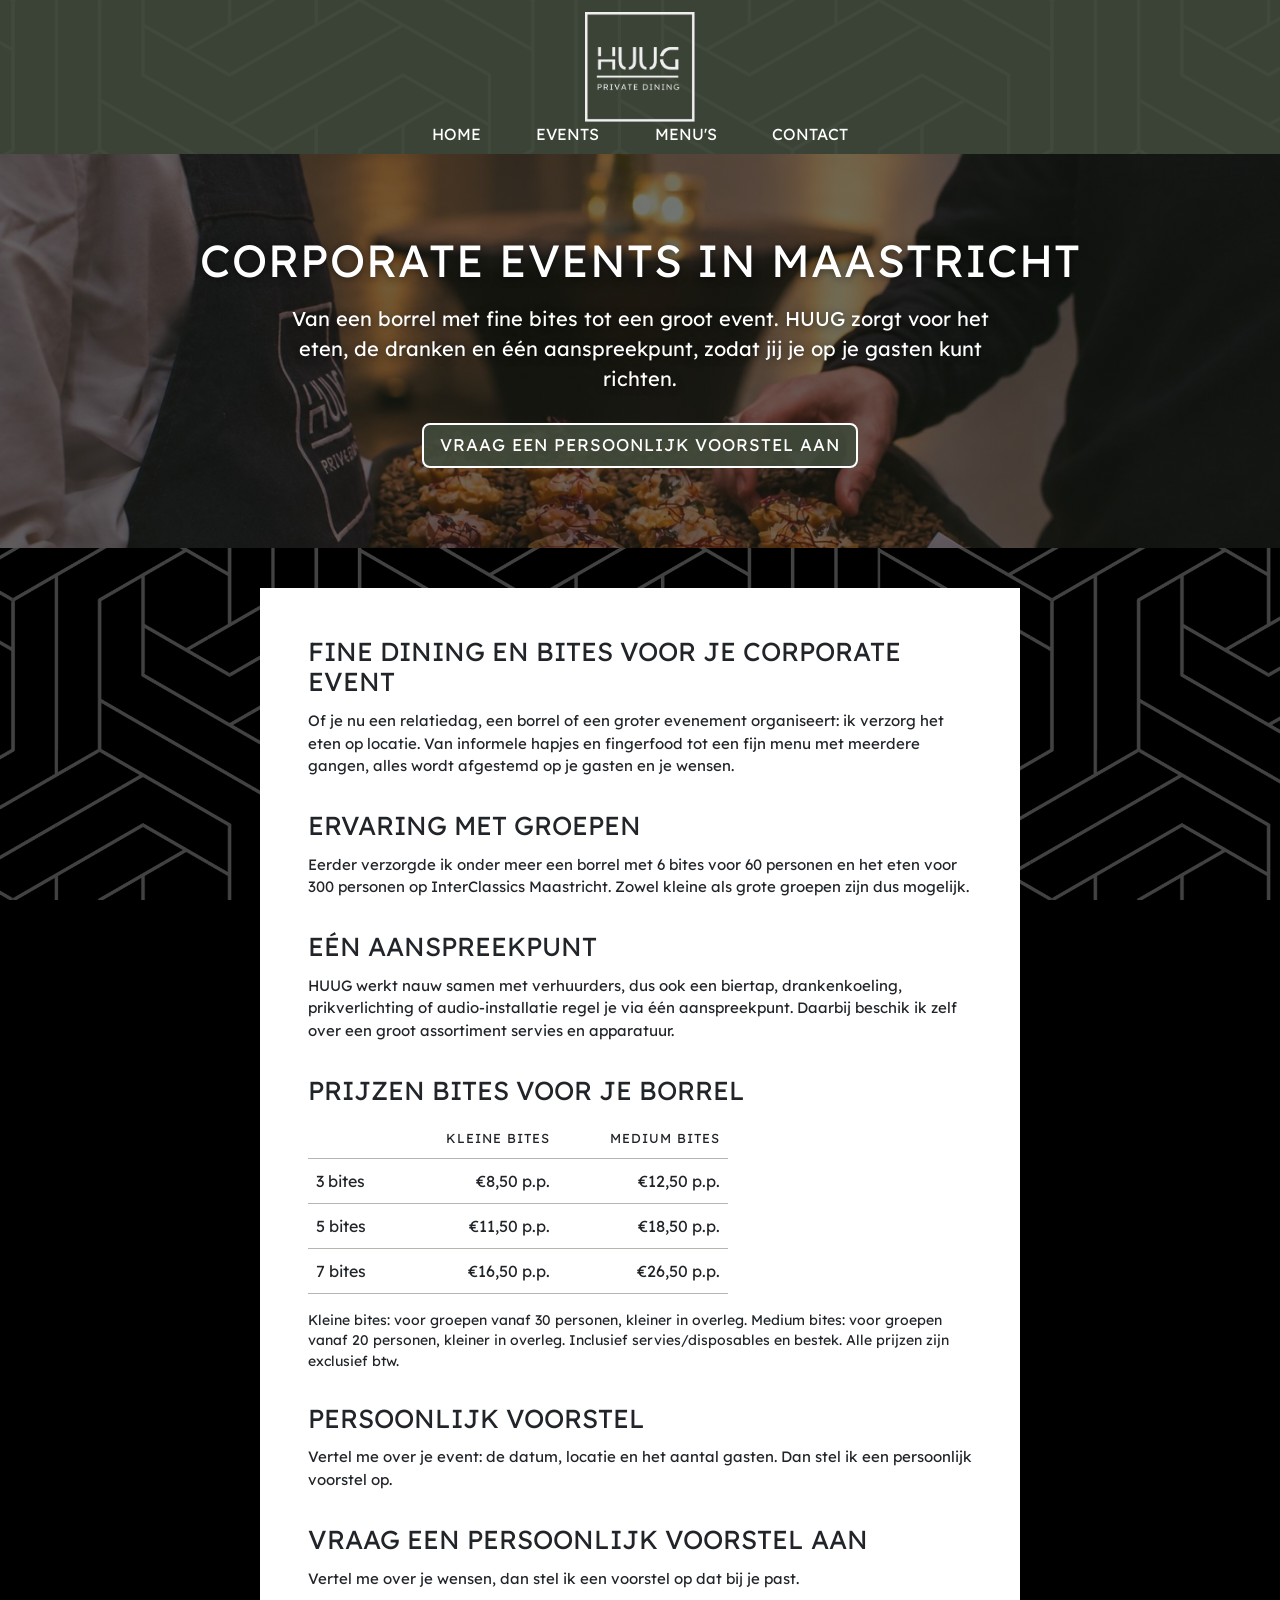
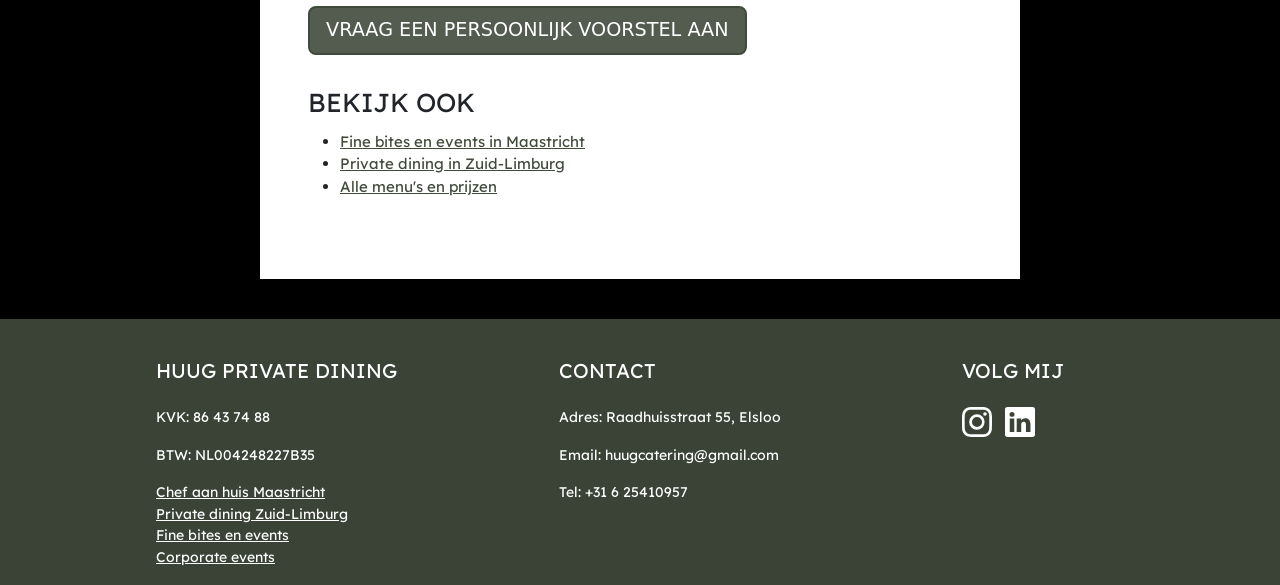
<file: corporate-events-maastricht.html>
<!DOCTYPE html>
<html lang="nl">

<head>
    <meta charset="UTF-8">
    <meta name="viewport" content="width=device-width, initial-scale=1.0">
    <title>Corporate events Maastricht | HUUG Private Dining</title>
    <meta name="description" content="Corporate events in Maastricht en Zuid-Limburg. Van borrel met fine bites tot groot event, met één aanspreekpunt voor eten, drinken en techniek.">
    <link rel="canonical" href="https://www.huugprivatedining.nl/corporate-events-maastricht.html">
    <meta property="og:title" content="Corporate events Maastricht | HUUG Private Dining">
    <meta property="og:description" content="Corporate events in Maastricht en Zuid-Limburg. Van borrel met fine bites tot groot event, met één aanspreekpunt voor eten, drinken en techniek.">
    <meta property="og:type" content="website">
    <meta property="og:url" content="https://www.huugprivatedining.nl/corporate-events-maastricht.html">
    <meta property="og:image" content="https://www.huugprivatedining.nl/images-small/foto-1005.jpg">
    <link href="https://cdn.jsdelivr.net/npm/bootstrap@5.2.3/dist/css/bootstrap.min.css" rel="stylesheet">
    <link rel="icon" href="favicon.ico" type="image/x-icon">
    <link rel="apple-touch-icon" sizes="180x180" href="apple-touch-icon.png">
    <link rel="stylesheet" href="style.css">
</head>

<body>
    <header class="seo-header text-center">
        <a href="index.html"><img src="images-small/logog.png" alt="HUUG Private Dining" class="img-fluid"></a>
        <nav class="seo-nav" style="font-family: HUUGFont-klein;">
            <a href="index.html">HOME</a>
            <a href="index.html#events">EVENTS</a>
            <a href="index.html#menu">MENU'S</a>
            <a href="index.html#contact">CONTACT</a>
        </nav>
    </header>

    <main>
        <div class="seo-hero" style="background-image: linear-gradient(rgba(20, 25, 18, 0.6), rgba(20, 25, 18, 0.6)), url('images-small/foto-1005.jpg');" role="img" aria-label="Corporate events Maastricht">
            <div class="container text-center text-white">
                <h1>Corporate events in Maastricht</h1>
                <p>Van een borrel met fine bites tot een groot event. HUUG zorgt voor het eten, de dranken en één aanspreekpunt, zodat jij je op je gasten kunt richten.</p>
                <a href="index.html#contact" class="btn btn-lg" id="btn-hero">VRAAG EEN PERSOONLIJK VOORSTEL AAN</a>
            </div>
        </div>

        <div class="container seo-inhoud">
            <div class="row justify-content-center">
                <div class="col-12 col-lg-8 bg-white p-4 p-md-5">
<section class="seo-sectie">
<h2>Fine dining en bites voor je corporate event</h2>
<p>Of je nu een relatiedag, een borrel of een groter evenement organiseert: ik verzorg het eten op locatie. Van informele hapjes en fingerfood tot een fijn menu met meerdere gangen, alles wordt afgestemd op je gasten en je wensen.</p>
</section>
<section class="seo-sectie">
<h2>Ervaring met groepen</h2>
<p>Eerder verzorgde ik onder meer een borrel met 6 bites voor 60 personen en het eten voor 300 personen op InterClassics Maastricht. Zowel kleine als grote groepen zijn dus mogelijk.</p>
</section>
<section class="seo-sectie">
<h2>Eén aanspreekpunt</h2>
<p>HUUG werkt nauw samen met verhuurders, dus ook een biertap, drankenkoeling, prikverlichting of audio-installatie regel je via één aanspreekpunt. Daarbij beschik ik zelf over een groot assortiment servies en apparatuur.</p>
</section>
<section class="seo-sectie">
<h2>Prijzen bites voor je borrel</h2>
<table class="prijstabel prijstabel-licht">
<thead><tr><th></th><th>Kleine bites</th><th>Medium bites</th></tr></thead>
<tbody>
<tr><td>3 bites</td><td>&euro;8,50 p.p.</td><td>&euro;12,50 p.p.</td></tr>
<tr><td>5 bites</td><td>&euro;11,50 p.p.</td><td>&euro;18,50 p.p.</td></tr>
<tr><td>7 bites</td><td>&euro;16,50 p.p.</td><td>&euro;26,50 p.p.</td></tr>
</tbody>
</table>
<p class="klein">Kleine bites: voor groepen vanaf 30 personen, kleiner in overleg. Medium bites: voor groepen vanaf 20 personen, kleiner in overleg. Inclusief servies/disposables en bestek. Alle prijzen zijn exclusief btw.</p>
</section>
<section class="seo-sectie">
<h2>Persoonlijk voorstel</h2>
<p>Vertel me over je event: de datum, locatie en het aantal gasten. Dan stel ik een persoonlijk voorstel op.</p>
</section>
                    <section class="seo-sectie">
                        <h2>Vraag een persoonlijk voorstel aan</h2>
                        <p>Vertel me over je wensen, dan stel ik een voorstel op dat bij je past.</p>
                        <a href="index.html#contact" class="btn btn-lg" id="btn-verstuur">VRAAG EEN PERSOONLIJK VOORSTEL AAN</a>
                    </section>
                    <section class="seo-sectie">
                        <h2>Bekijk ook</h2>
                        <ul>
<li><a href="fine-bites-en-events-maastricht.html">Fine bites en events in Maastricht</a></li>
<li><a href="private-dining-limburg.html">Private dining in Zuid-Limburg</a></li>
                            <li><a href="index.html#menu">Alle menu's en prijzen</a></li>
                        </ul>
                    </section>
                </div>
            </div>
        </div>
    </main>

    <footer class="text-center text-lg-start text-white">
        <div class="container p-4 pb-0">
            <section class="">
                <div class="row">
                    <div class="col-md-3 col-lg-3 col-xl-3 mx-auto mt-3">
                        <h5 class="text-uppercase mb-4 font-weight-bold">
                            HUUG Private Dining
                        </h5>
                        <p>
                            KVK: 86 43 74 88
                        </p>
                        <p>
                            BTW: NL004248227B35
                        </p>
                        <p>
                            <a href="chef-aan-huis-maastricht.html" class="text-white">Chef aan huis Maastricht</a><br>
                            <a href="private-dining-limburg.html" class="text-white">Private dining Zuid-Limburg</a><br>
                            <a href="fine-bites-en-events-maastricht.html" class="text-white">Fine bites en events</a><br>
                            <a href="corporate-events-maastricht.html" class="text-white">Corporate events</a>
                        </p>
                    </div>

                    <div class="col-md-4 col-lg-3 col-xl-3 mx-auto mt-3">
                        <h5 class="text-uppercase mb-4 font-weight-bold">Contact</h5>
                        <p><i class="fas fa-home mr-3"></i> Adres: Raadhuisstraat 55, Elsloo</p>
                        <p><i class="fas fa-envelope mr-3"></i> Email: huugcatering@gmail.com</p>
                        <p><i class="fas fa-phone mr-3"></i>Tel: +31 6 25410957</p>
                    </div>

                    <div class="col-md-2 mx-auto mt-3">
                        <h5 class="text-uppercase mb-4 font-weight-bold">Volg mij</h5>

                        <a href="https://www.instagram.com/hugo_van_aspert/?hl=en" role="button" target="_blank"><svg
                                xmlns="http://www.w3.org/2000/svg" width="30" height="30" fill="white"
                                class="bi bi-instagram me-1" viewBox="0 0 16 16">
                                <path
                                    d="M8 0C5.829 0 5.556.01 4.703.048 3.85.088 3.269.222 2.76.42a3.917 3.917 0 0 0-1.417.923A3.927 3.927 0 0 0 .42 2.76C.222 3.268.087 3.85.048 4.7.01 5.555 0 5.827 0 8.001c0 2.172.01 2.444.048 3.297.04.852.174 1.433.372 1.942.205.526.478.972.923 1.417.444.445.89.719 1.416.923.51.198 1.09.333 1.942.372C5.555 15.99 5.827 16 8 16s2.444-.01 3.298-.048c.851-.04 1.434-.174 1.943-.372a3.916 3.916 0 0 0 1.416-.923c.445-.445.718-.891.923-1.417.197-.509.332-1.09.372-1.942C15.99 10.445 16 10.173 16 8s-.01-2.445-.048-3.299c-.04-.851-.175-1.433-.372-1.941a3.926 3.926 0 0 0-.923-1.417A3.911 3.911 0 0 0 13.24.42c-.51-.198-1.092-.333-1.943-.372C10.443.01 10.172 0 7.998 0h.003zm-.717 1.442h.718c2.136 0 2.389.007 3.232.046.78.035 1.204.166 1.486.275.373.145.64.319.92.599.28.28.453.546.598.92.11.281.24.705.275 1.485.039.843.047 1.096.047 3.231s-.008 2.389-.047 3.232c-.035.78-.166 1.203-.275 1.485a2.47 2.47 0 0 1-.599.919c-.28.28-.546.453-.92.598-.28.11-.704.24-1.485.276-.843.038-1.096.047-3.232.047s-2.39-.009-3.233-.047c-.78-.036-1.203-.166-1.485-.276a2.478 2.478 0 0 1-.92-.598 2.48 2.48 0 0 1-.6-.92c-.109-.281-.24-.705-.275-1.485-.038-.843-.046-1.096-.046-3.233 0-2.136.008-2.388.046-3.231.036-.78.166-1.204.276-1.486.145-.373.319-.64.599-.92.28-.28.546-.453.92-.598.282-.11.705-.24 1.485-.276.738-.034 1.024-.044 2.515-.045v.002zm4.988 1.328a.96.96 0 1 0 0 1.92.96.96 0 0 0 0-1.92zm-4.27 1.122a4.109 4.109 0 1 0 0 8.217 4.109 4.109 0 0 0 0-8.217zm0 1.441a2.667 2.667 0 1 1 0 5.334 2.667 2.667 0 0 1 0-5.334z" />
                            </svg></i></a>

                        <a href="https://nl.linkedin.com/in/hugo-van-aspert-8325661a7" role="button"
                            target="_blank"><svg xmlns="http://www.w3.org/2000/svg" width="30" height="30" fill="white"
                                class="bi bi-linkedin ms-1" viewBox="0 0 16 16">
                                <path
                                    d="M0 1.146C0 .513.526 0 1.175 0h13.65C15.474 0 16 .513 16 1.146v13.708c0 .633-.526 1.146-1.175 1.146H1.175C.526 16 0 15.487 0 14.854V1.146zm4.943 12.248V6.169H2.542v7.225h2.401zm-1.2-8.212c.837 0 1.358-.554 1.358-1.248-.015-.709-.52-1.248-1.342-1.248-.822 0-1.359.54-1.359 1.248 0 .694.521 1.248 1.327 1.248h.016zm4.908 8.212V9.359c0-.216.016-.432.08-.586.173-.431.568-.878 1.232-.878.869 0 1.216.662 1.216 1.634v3.865h2.401V9.25c0-2.22-1.184-3.252-2.764-3.252-1.274 0-1.845.7-2.165 1.193v.025h-.016a5.54 5.54 0 0 1 .016-.025V6.169h-2.4c.03.678 0 7.225 0 7.225h2.4z" />
                            </svg></a>
                    </div>
                </div>
            </section>
        </div>
    </footer>
</body>

</html>
</file>
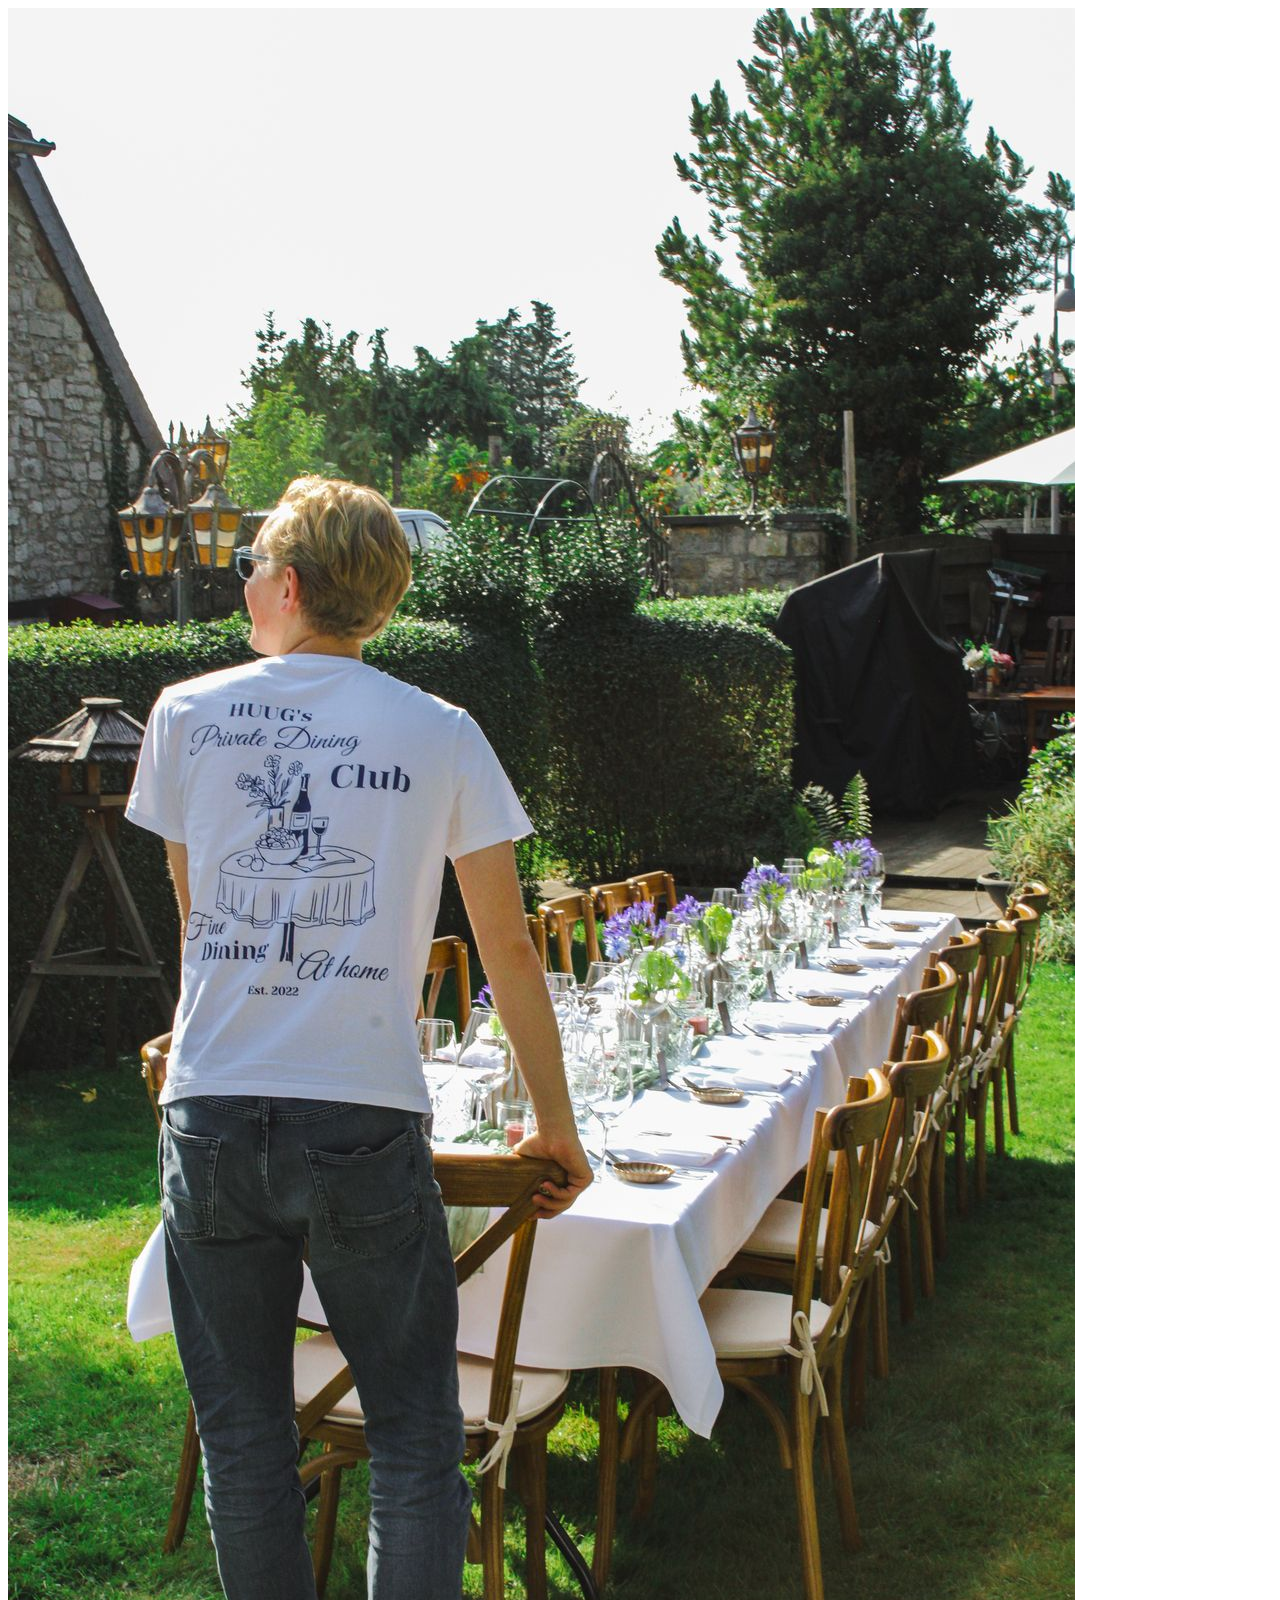
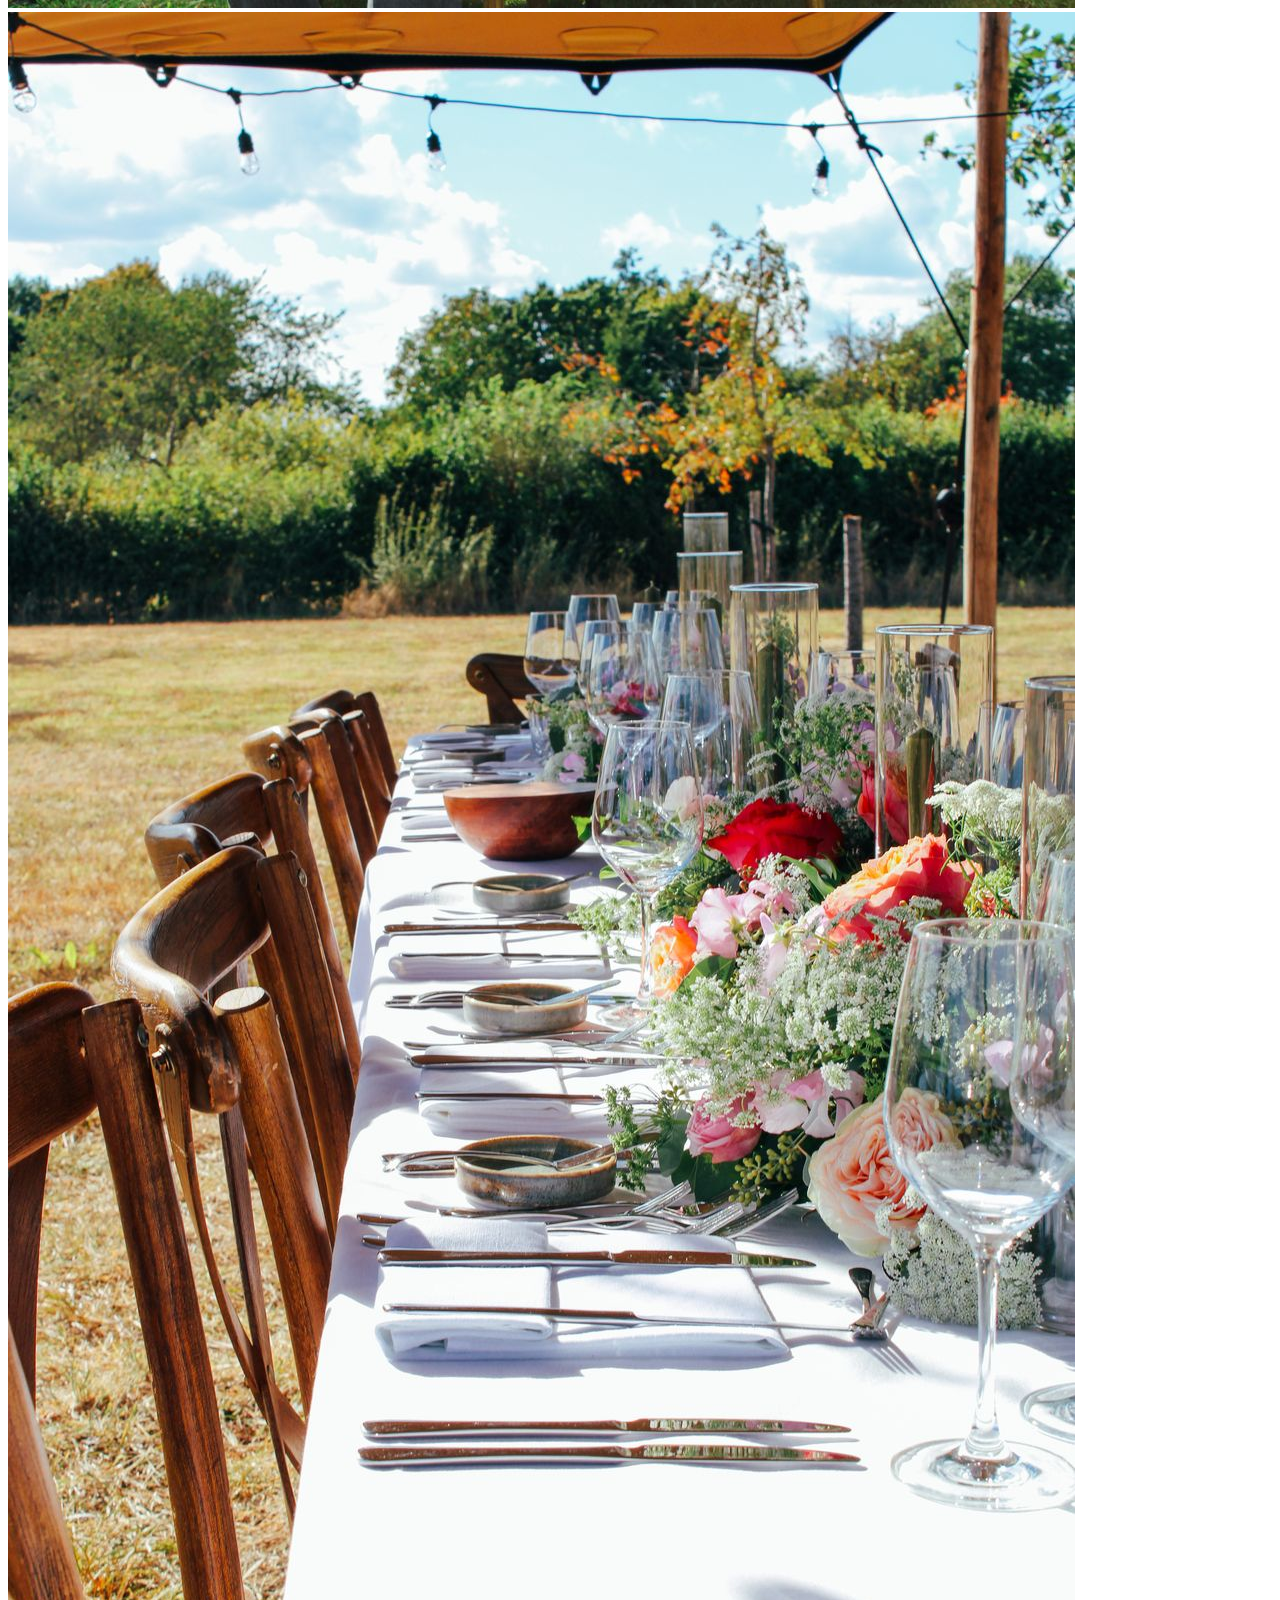
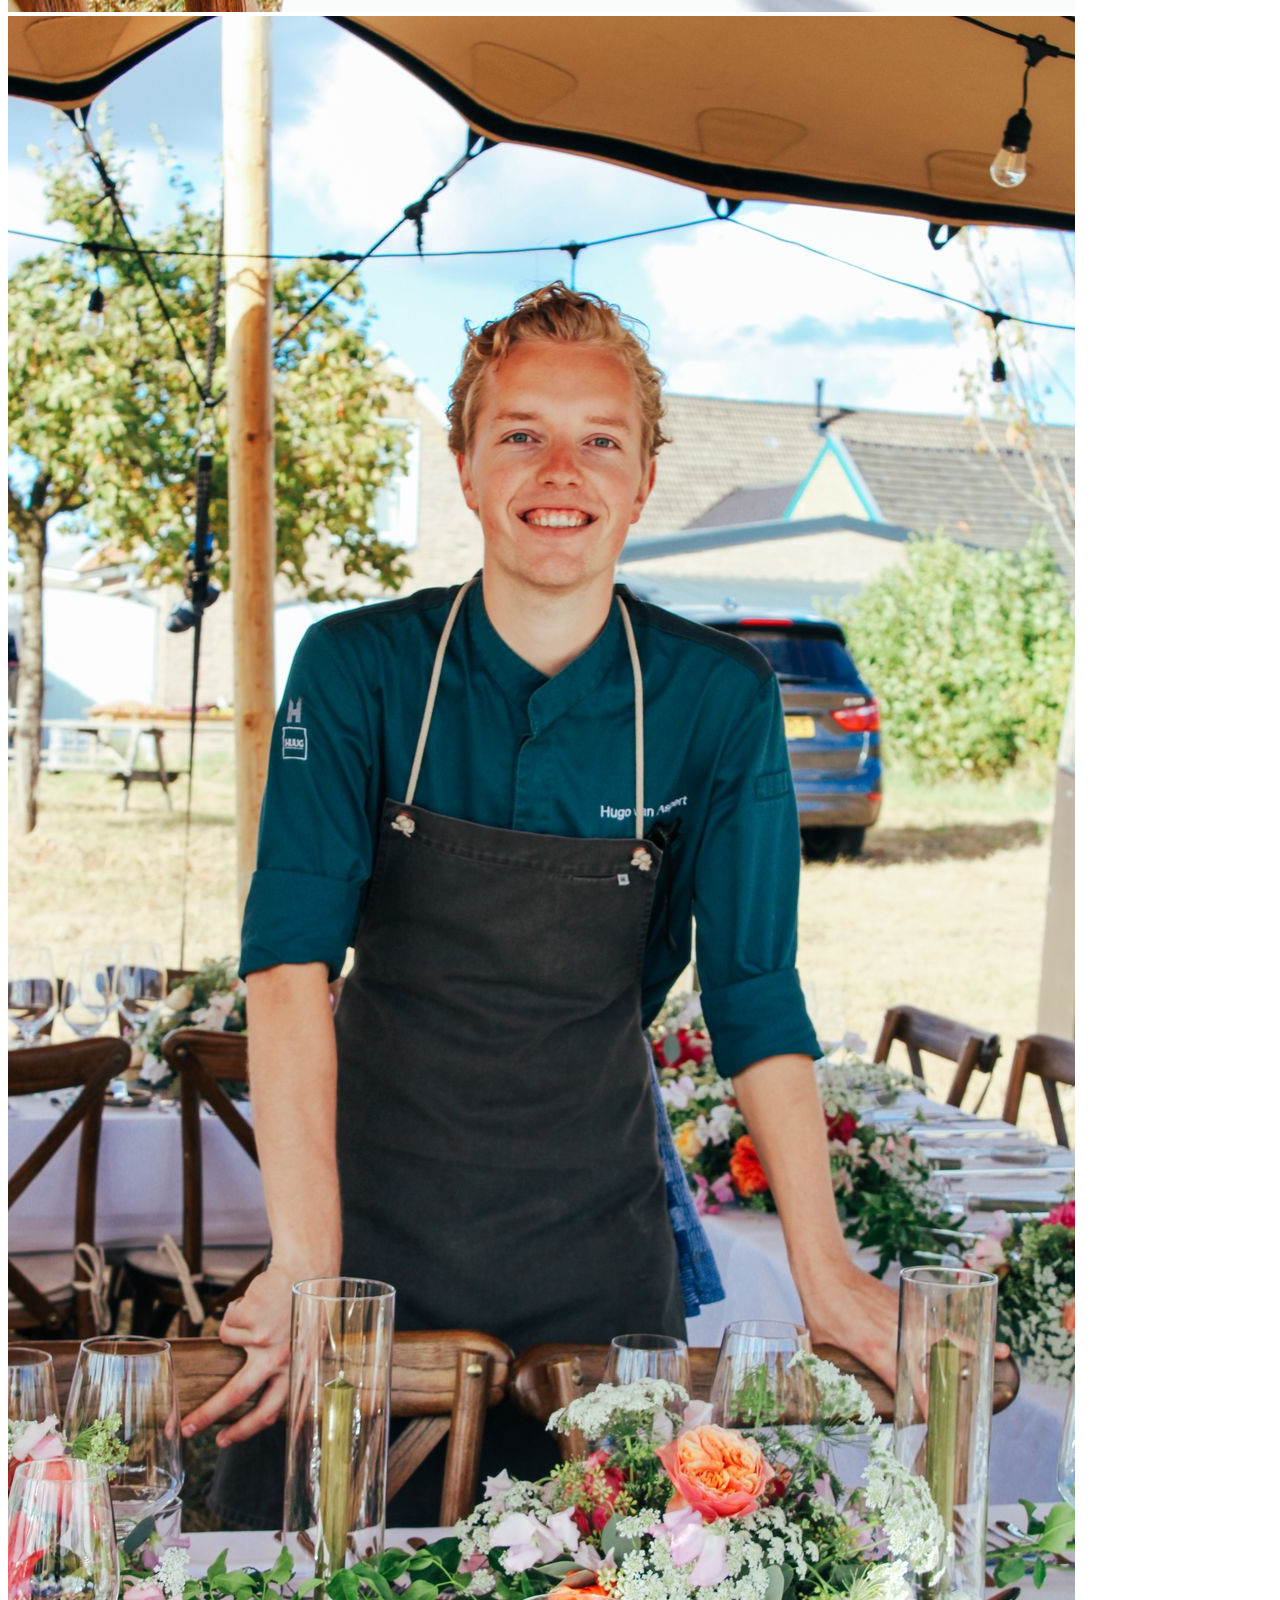
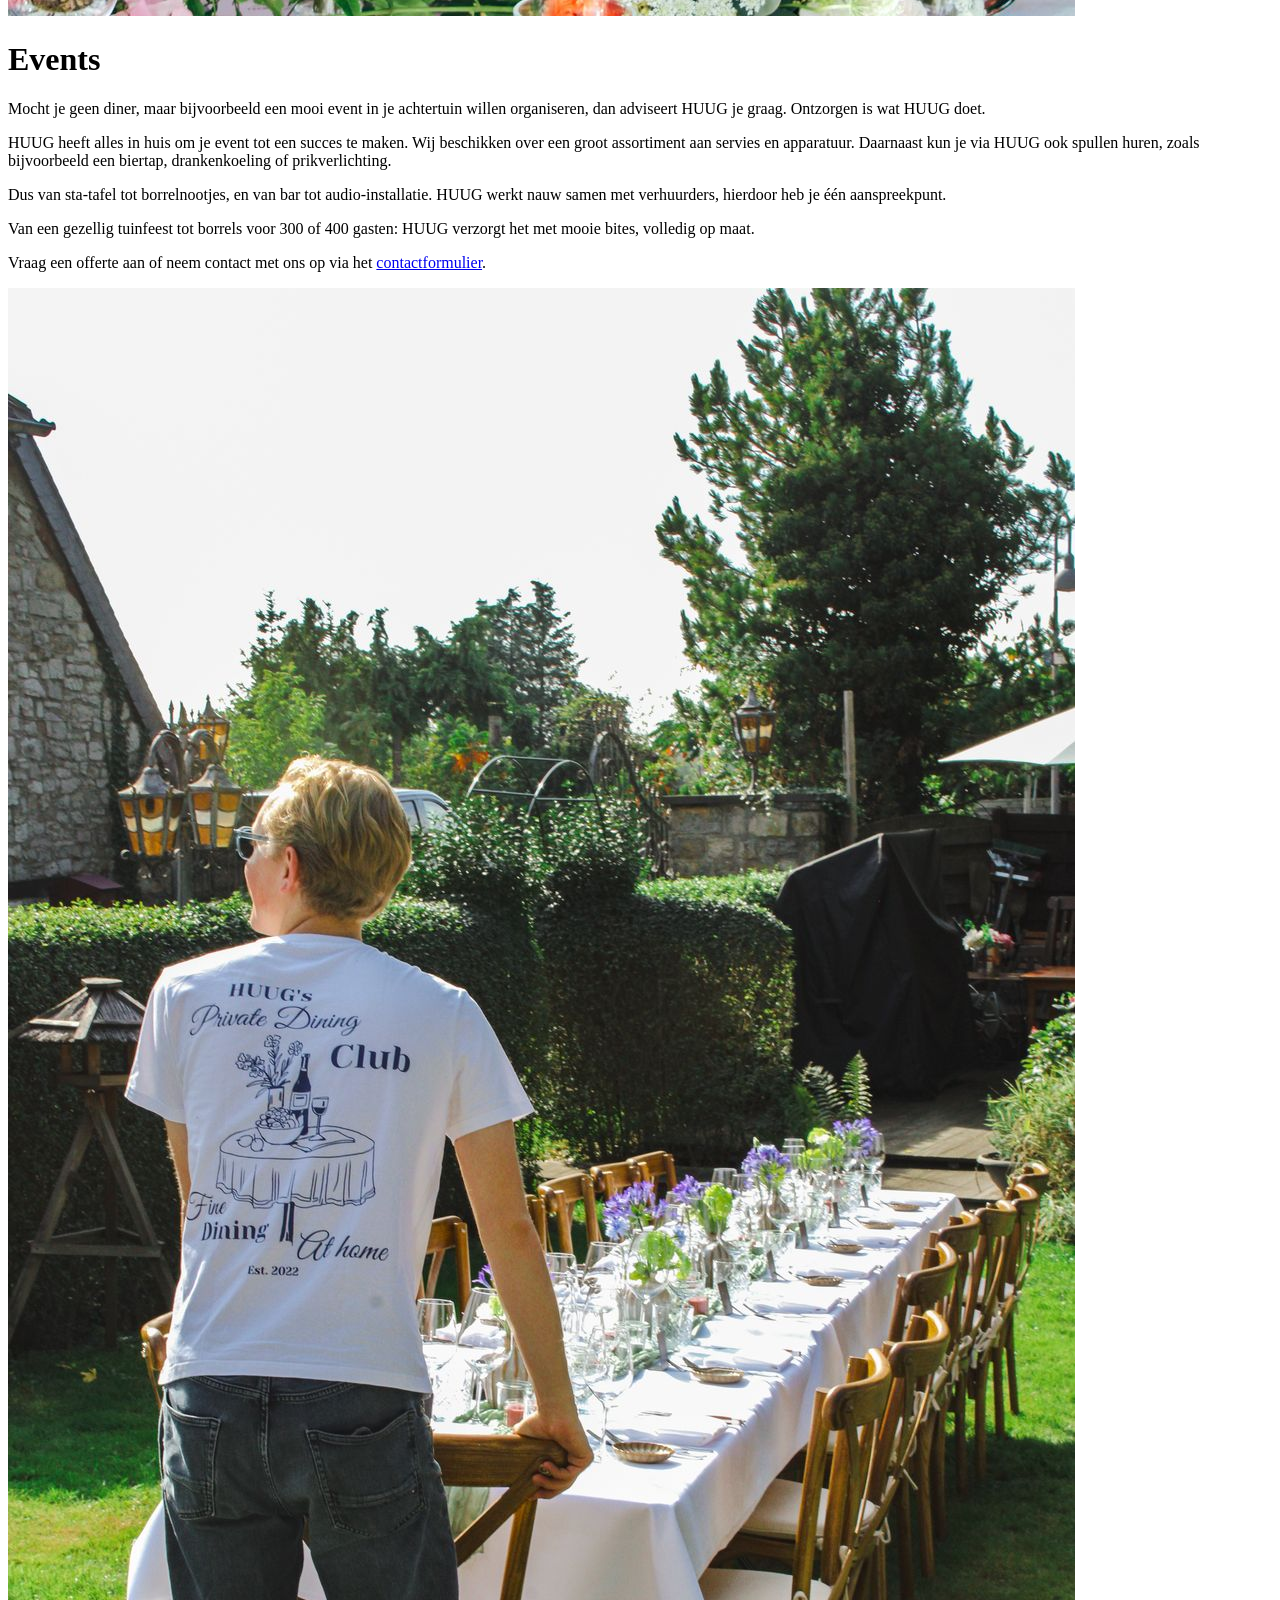
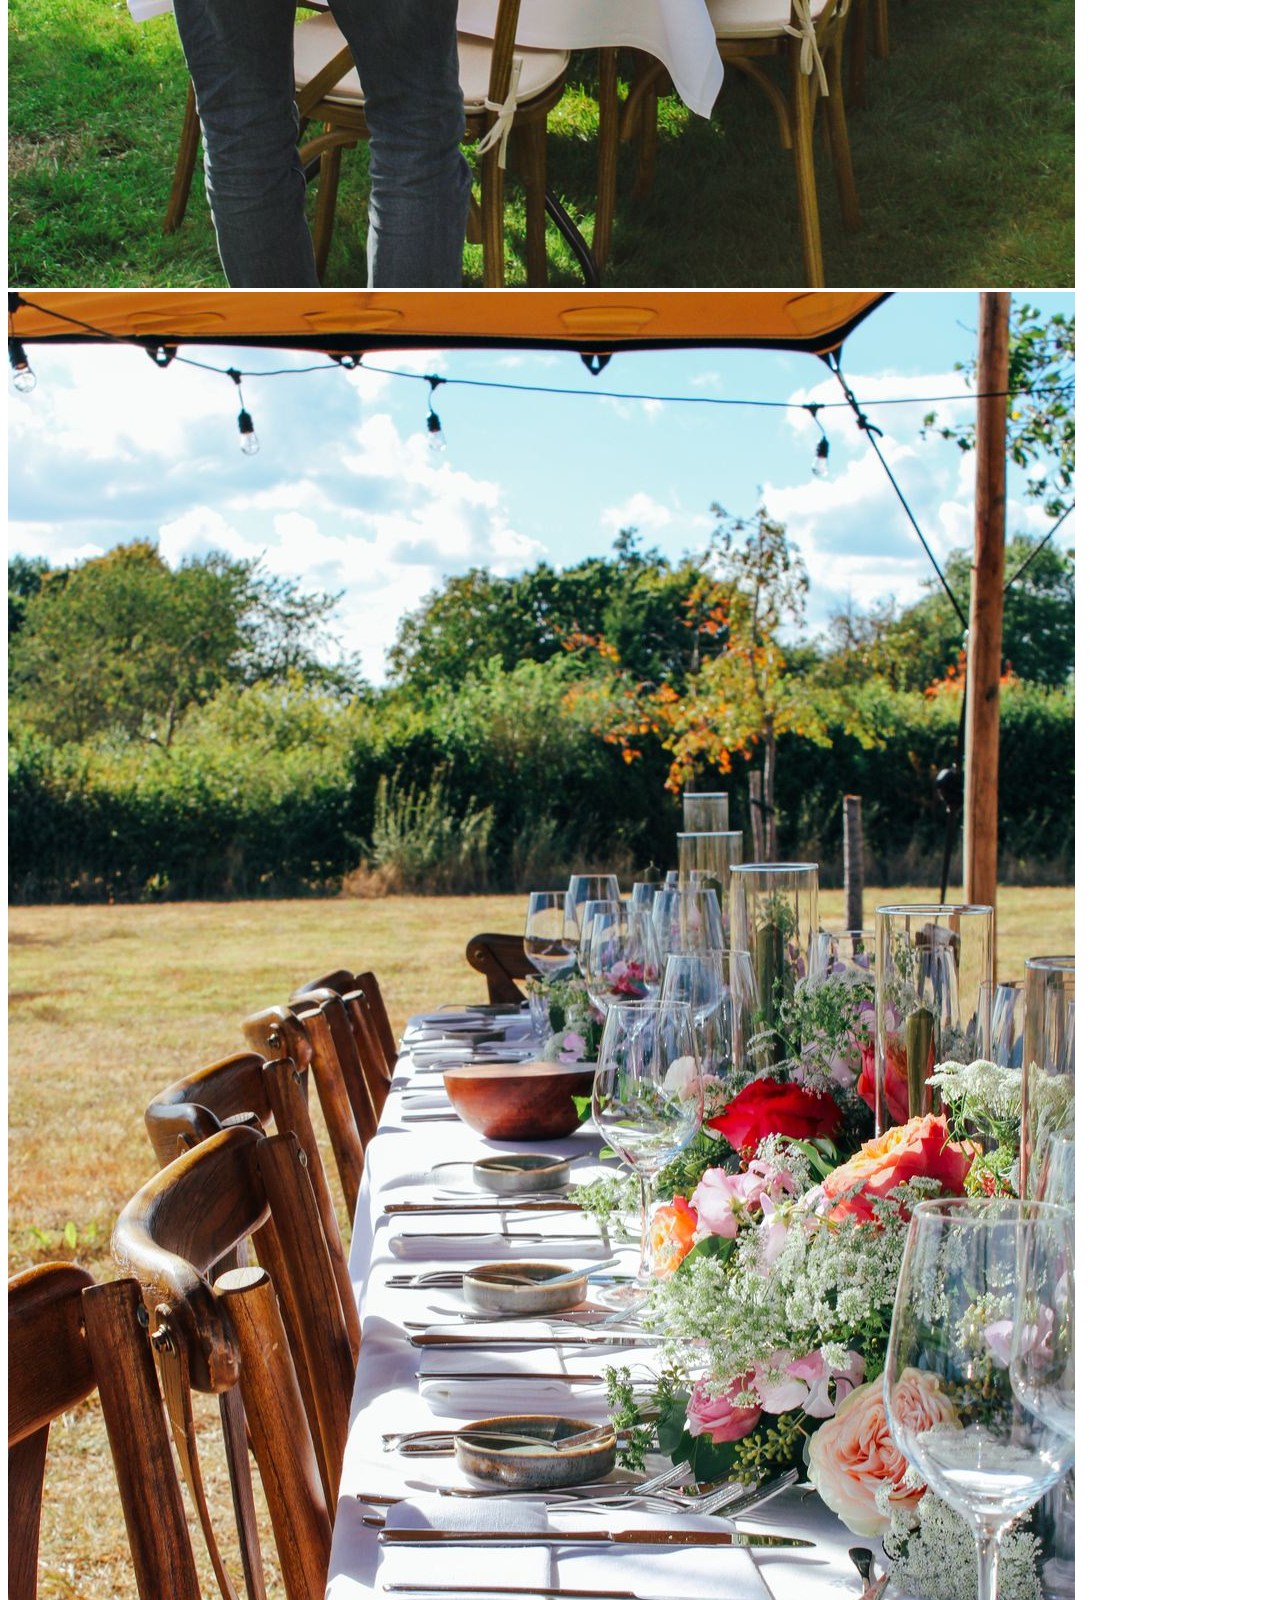
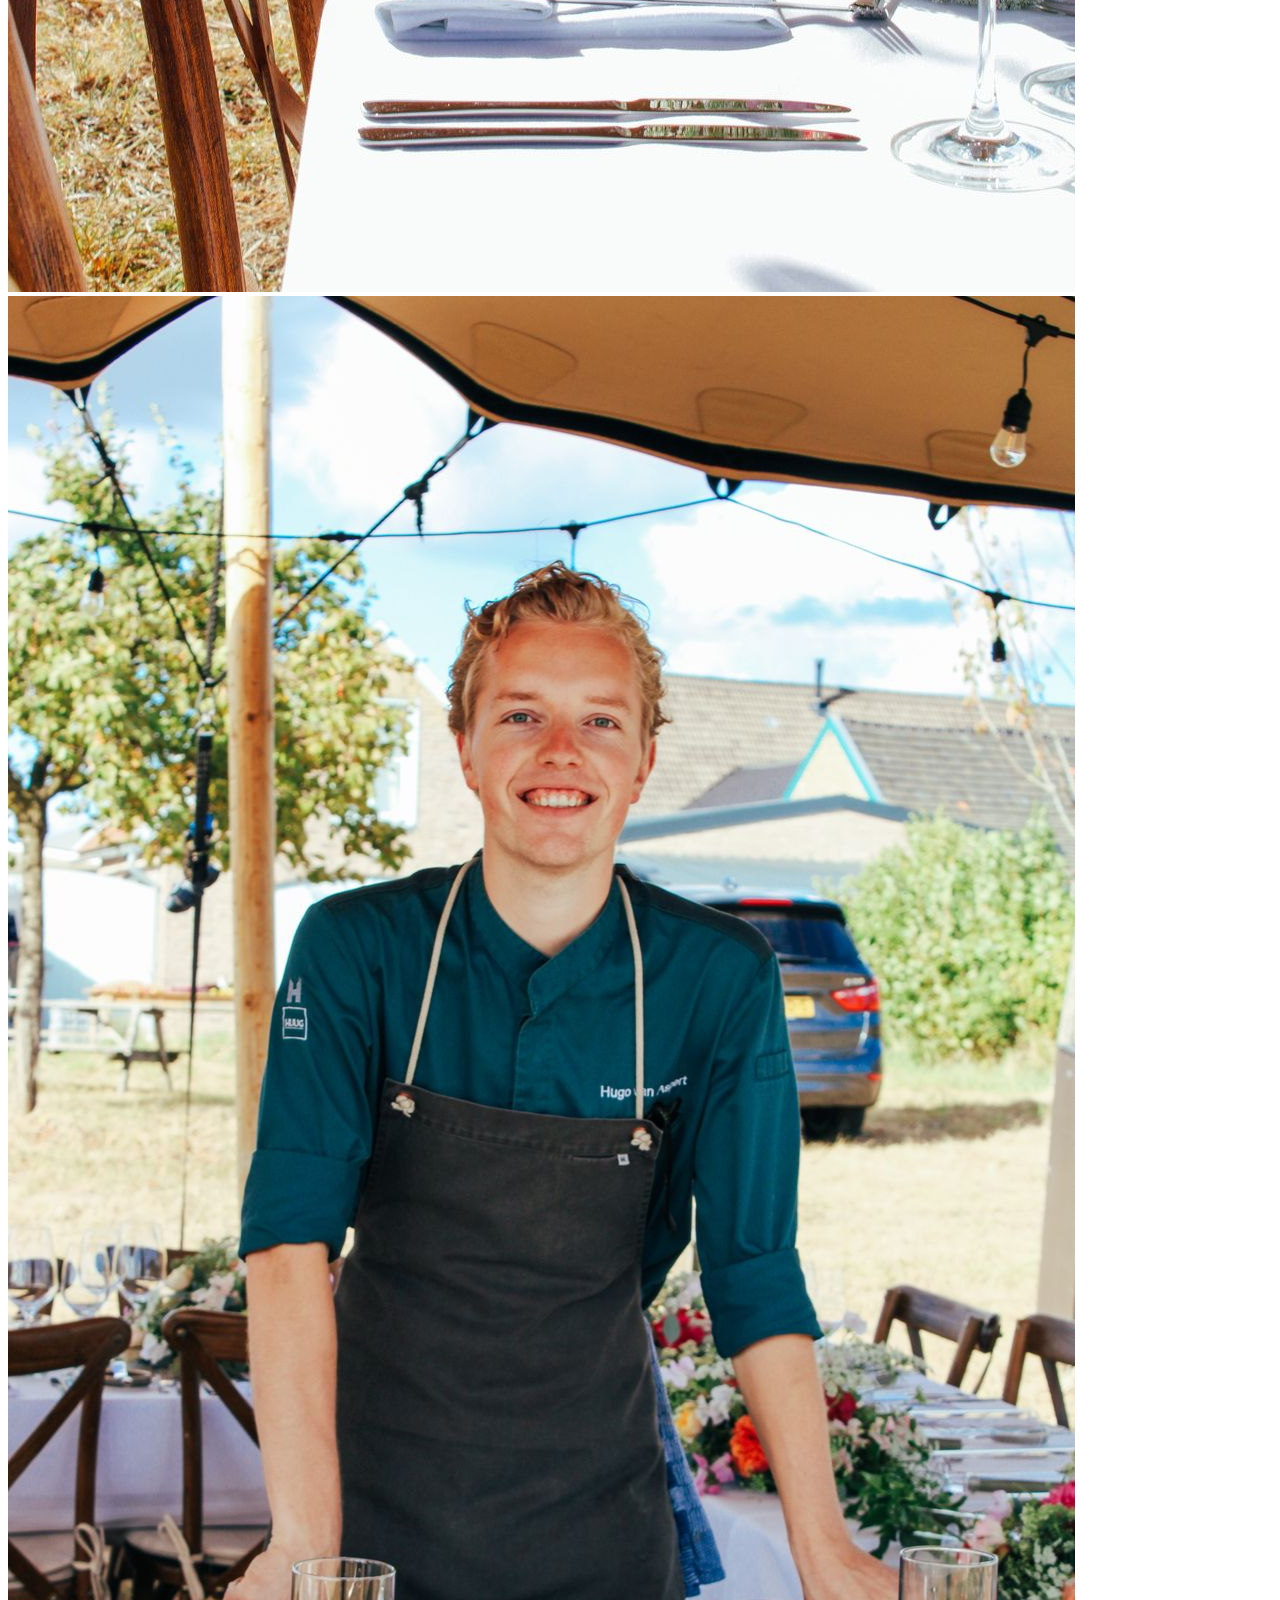
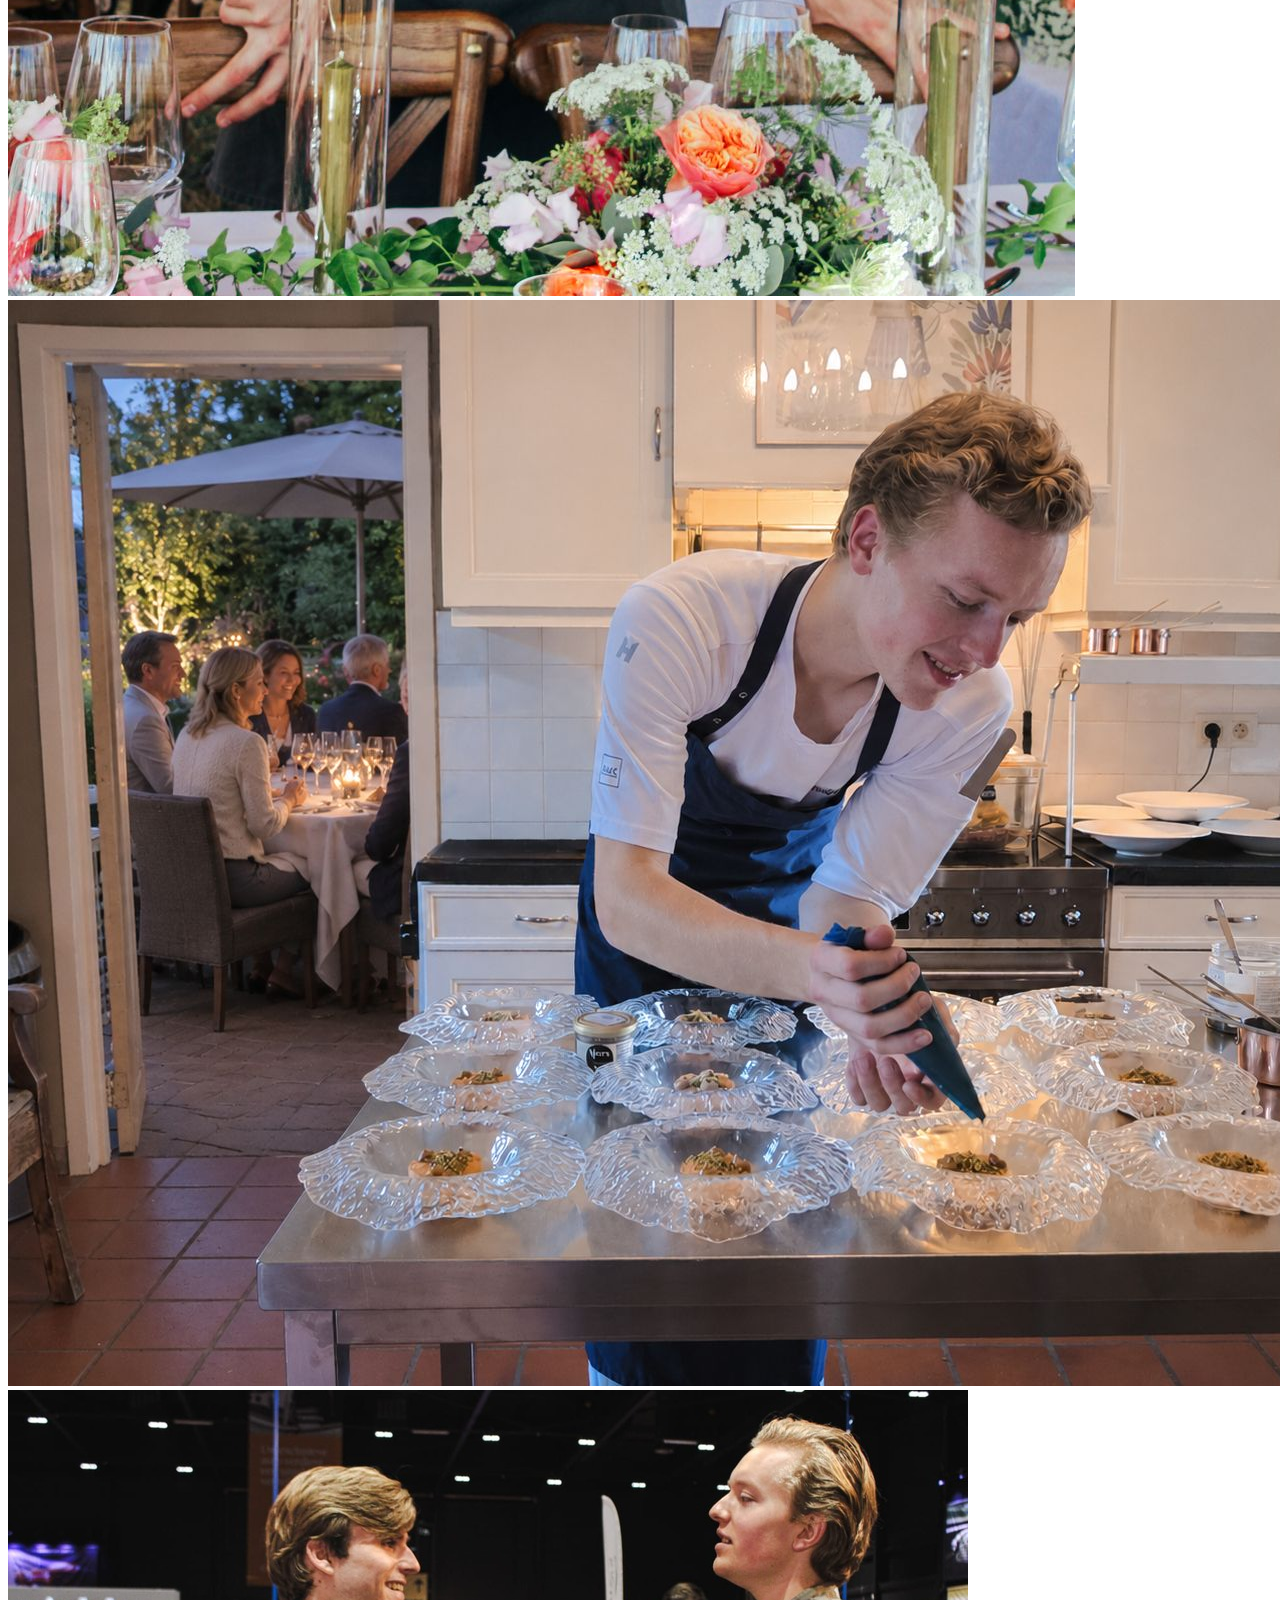
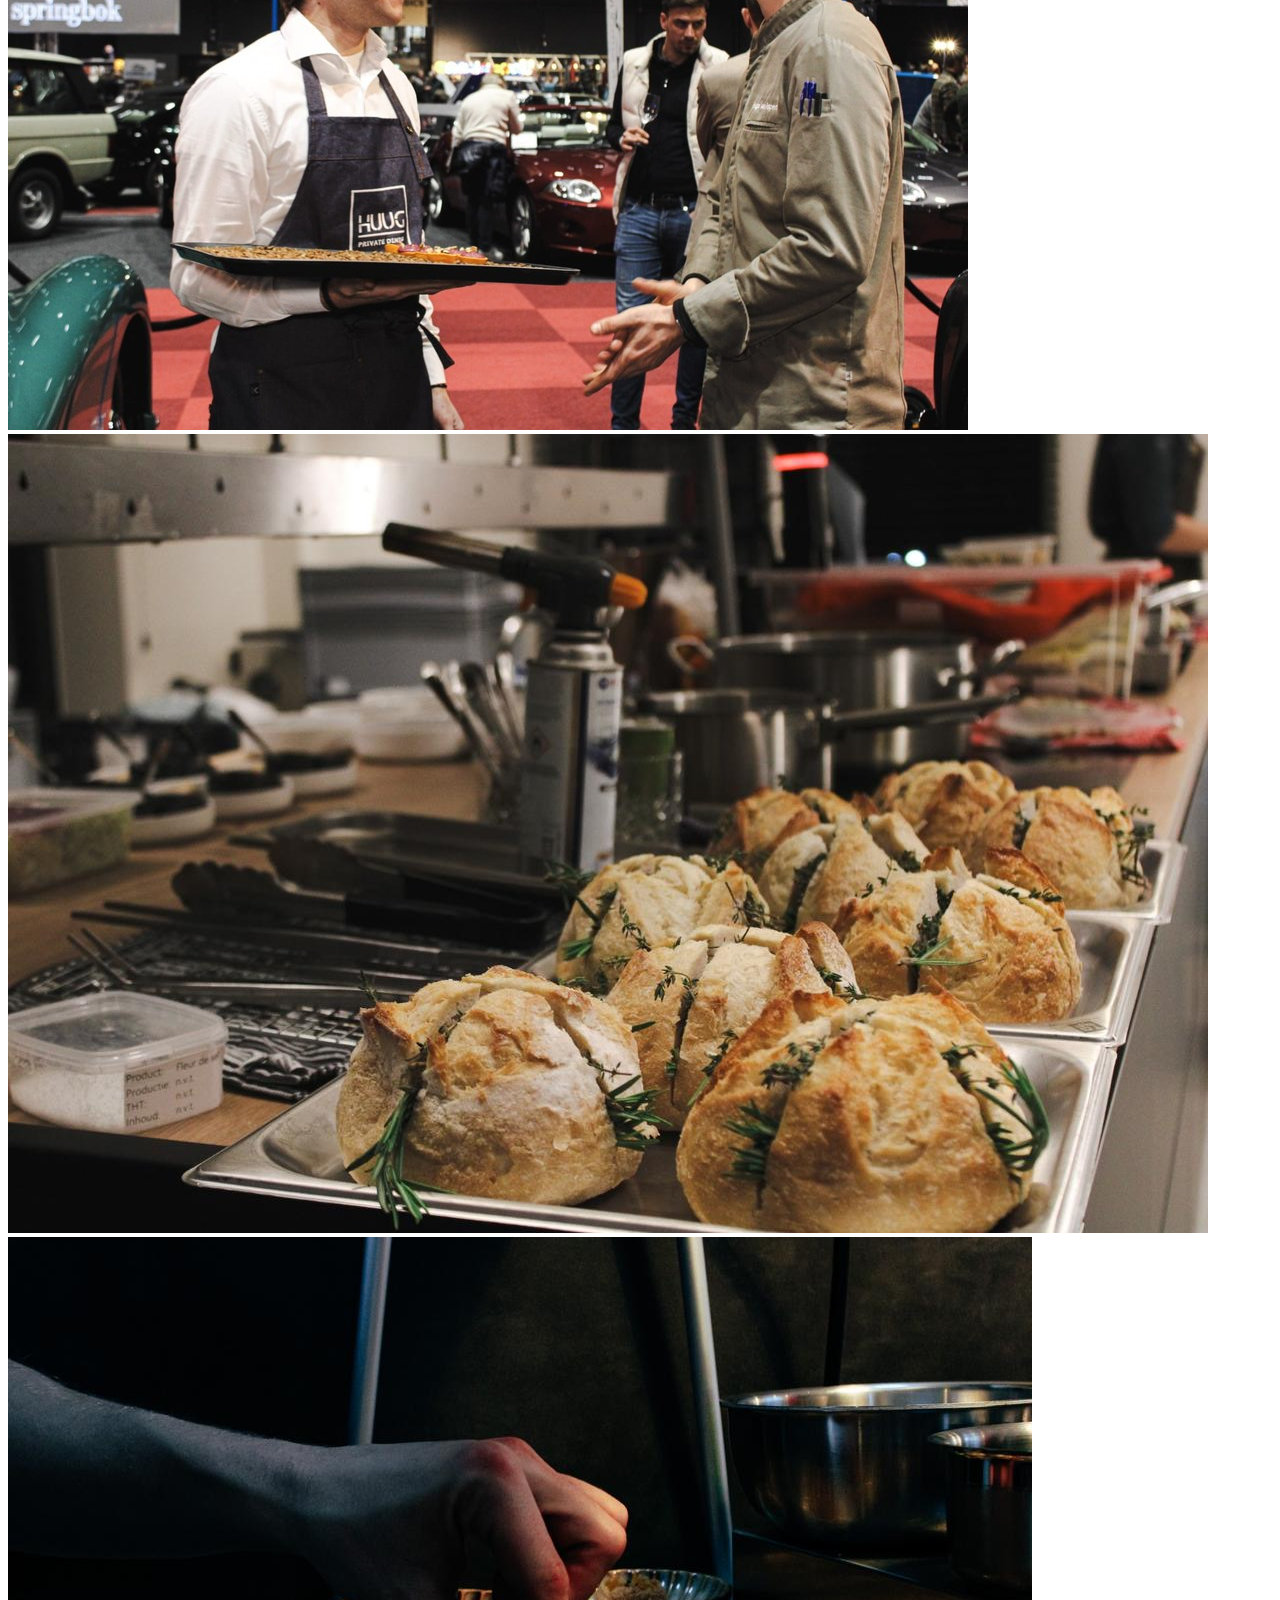
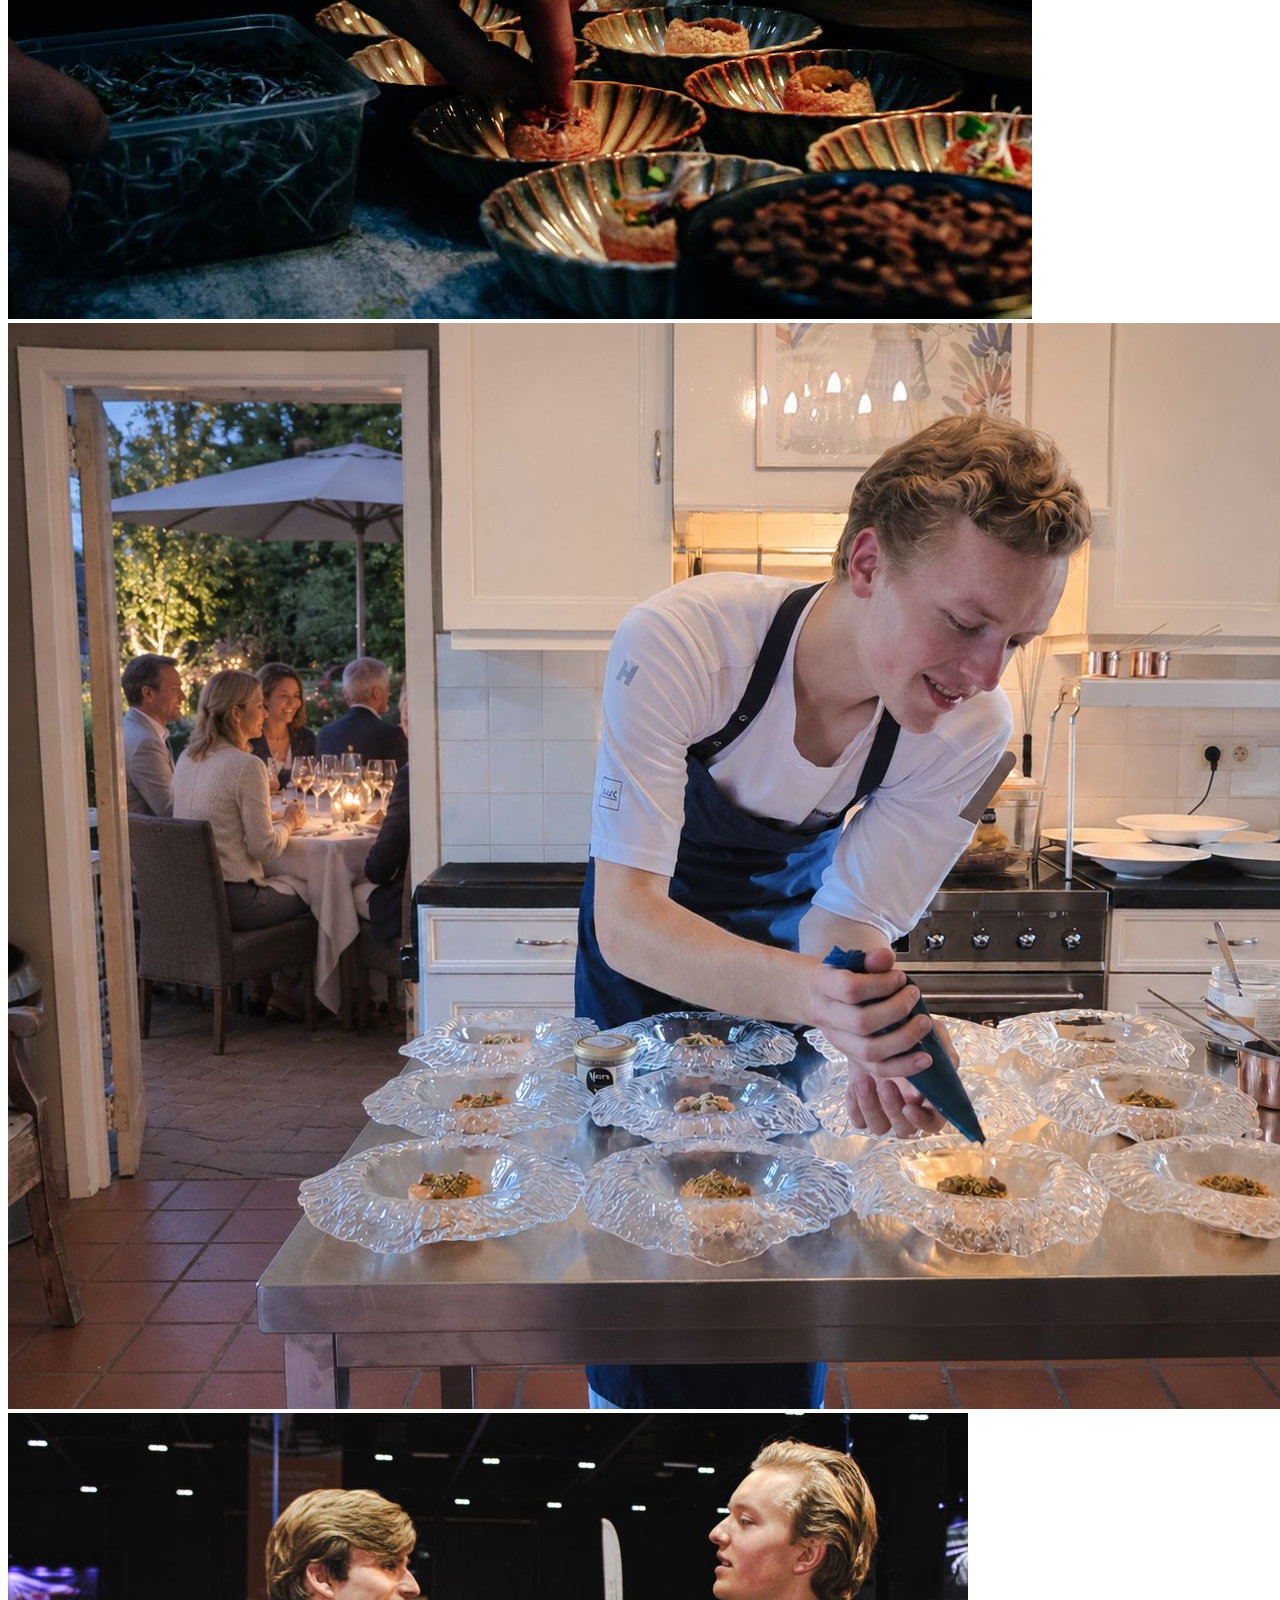
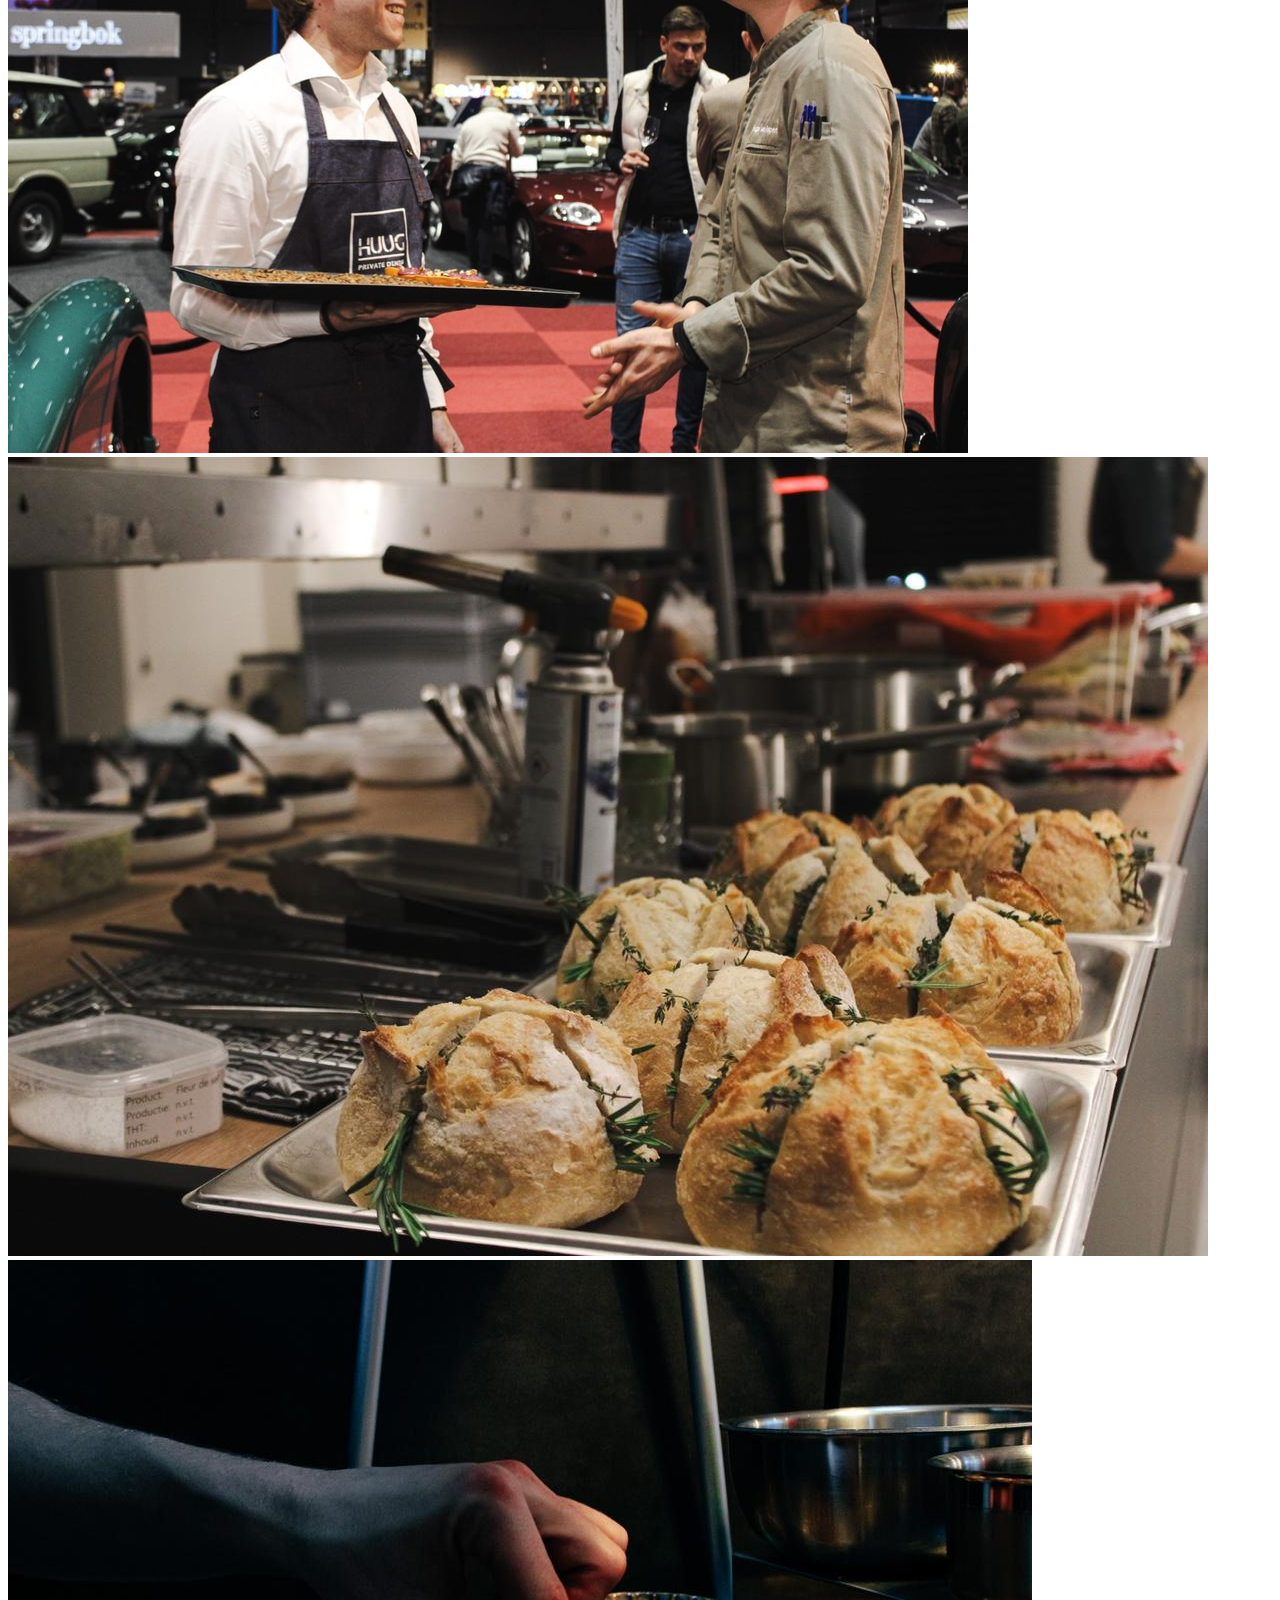
<file: events.html>
<!DOCTYPE html>
<html lang="en">

<body>
    <div class="d-grid gap-4">

        <div class="row pt-4 bg-white d-flex justify-content-center">
            <div class="row d-md-none d-flex justify-content-center">
                <div id="carouselExampleSlidesOnly" class="carousel slide col-6" data-bs-ride="carousel"
                    data-bs-pause="false">
                    <div class="carousel-inner">
                        <div class="carousel-item active" data-bs-interval="5000">
                            <div class="card" id="card-mob">
                                <img src="images-small/foto-9147.jpg" alt="Gedekte tafel buiten">
                            </div>
                        </div>
                        <div class="carousel-item" data-bs-interval="5000">
                            <div class="card" id="card-mob">
                                <img src="images-small/foto-5169.jpg" alt="Gedekte tafel buiten">
                            </div>
                        </div>
                    </div>
                </div>
                <div id="carouselExampleSlidesOnly" class="carousel slide col-6" data-bs-ride="carousel"
                    data-bs-pause="false">
                    <div class="carousel-inner">
                        <div class="carousel-item active" data-bs-interval="5000">
                            <div class="card" id="card-mob">
                                <img src="images-small/foto-5236.jpg" alt="Hugo van Aspert">
                            </div>
                        </div>
                    </div>
                </div>
            </div>

            <div class="card col-md-5 ms-md-3 py-2" id="card">
                <div class="card-body">
                    <h1 class="card-text">Events</h1>
                    <p>Mocht je geen diner, maar bijvoorbeeld een mooi event in je achtertuin willen organiseren, dan adviseert
                        HUUG je graag. Ontzorgen is wat HUUG doet.</p>
                    <p>HUUG heeft alles in huis om je event tot een succes te maken. Wij beschikken over een groot
                        assortiment aan servies en apparatuur. Daarnaast kun je via HUUG ook spullen huren, zoals
                        bijvoorbeeld een biertap, drankenkoeling of prikverlichting.</p>
                    <p>Dus van sta-tafel tot borrelnootjes, en van bar tot audio-installatie. HUUG werkt nauw samen
                        met verhuurders, hierdoor heb je één aanspreekpunt.</p>
                    <p>Van een gezellig tuinfeest tot borrels voor 300 of 400 gasten: HUUG verzorgt het met mooie bites,
                        volledig op maat.</p>
                    <p>Vraag een offerte aan of neem contact met ons op via het <a href="#"
                            onclick="triggerBtn()">contactformulier</a>.</p>
                </div>
            </div>

            <div class="col-md-5 row py-4">
                <div id="carouselExampleSlidesOnly" class="carousel slide col-md-6 d-none d-md-block"
                    data-bs-ride="carousel" data-bs-pause="false">
                    <div class="carousel-inner">
                        <div class="carousel-item active" data-bs-interval="5000">
                            <div class="card" id="card">
                                <img src="images-small/foto-9147.jpg" alt="Gedekte tafel buiten">
                            </div>
                        </div>
                        <div class="carousel-item" data-bs-interval="5000">
                            <div class="card" id="card">
                                <img src="images-small/foto-5169.jpg" alt="Gedekte tafel buiten">
                            </div>
                        </div>
                    </div>
                </div>
                <div id="carouselExampleSlidesOnly" class="carousel slide col-md-6 d-none d-md-block"
                    data-bs-ride="carousel" data-bs-pause="false">
                    <div class="carousel-inner">
                        <div class="carousel-item active" data-bs-interval="5000">
                            <div class="card" id="card">
                                <img src="images-small/foto-5236.jpg" alt="Hugo van Aspert">
                            </div>
                        </div>
                    </div>
                </div>
            </div>
        </div>

        <div class="row bg-transparent d-flex justify-content-center">
            <div id="carouselExampleSlidesOnly" class="carousel slide col-12 d-sm-block d-md-none"
                data-bs-ride="carousel" data-bs-pause="false">
                <div class="carousel-inner">
                    <div class="carousel-item active" data-bs-interval="5000">
                        <div class="card" id="card-mob">
                            <img src="images-small/foto-1002.jpg" alt="Hugo van Aspert bereidt gerechten op locatie">
                        </div>
                    </div>
                    <div class="carousel-item" data-bs-interval="5000">
                        <div class="card" id="card-mob">
                            <img src="images-small/Events3-2.jpg" alt="card2">
                        </div>
                    </div>
                    <div class="carousel-item" data-bs-interval="5000">
                        <div class="card" id="card-mob">
                            <img src="images-small/Events3-3.jpg" alt="card3">
                        </div>
                    </div>
                    <div class="carousel-item" data-bs-interval="10000">
                        <div class="card" id="card-mob">
                            <img src="images-small/Events3-4.jpg" alt="card4">
                        </div>
                    </div>
                </div>
            </div>
            <div id="carouselExampleSlidesOnly" class="carousel slide col-md-5 my-4 py-4 d-none d-sm-none d-md-block"
                data-bs-ride="carousel" data-bs-pause="false">
                <div class="carousel-inner">
                    <div class="carousel-item active" data-bs-interval="5000">
                        <div class="card" id="card">
                            <img src="images-small/foto-1002.jpg" alt="Hugo van Aspert bereidt gerechten op locatie">
                        </div>
                    </div>
                    <div class="carousel-item" data-bs-interval="5000">
                        <div class="card" id="card">
                            <img src="images-small/Events3-2.jpg" alt="card2">
                        </div>
                    </div>
                    <div class="carousel-item" data-bs-interval="5000">
                        <div class="card" id="card">
                            <img src="images-small/Events3-3.jpg" alt="card3">
                        </div>
                    </div>
                    <div class="carousel-item" data-bs-interval="5000">
                        <div class="card" id="card">
                            <img src="images-small/Events3-4.jpg" alt="card4">
                        </div>
                    </div>
                </div>
            </div>
            <div class="card col-md-5 py-4 bg-transparent" id="card">
                <div class="card-body text-light">
                    <h1 class="card-text">Jouw locatie</h1>
                    <p> HUUG komt met eigen apparatuur en een uitgebreid assortiment aan keukenbenodigdheden naar
                        jouw locatie. Zo kan HUUG overal werken, van je eigen thuiskeuken tot een prachtige
                        evenementenlocatie. We brengen onze keuken naar jou toe, zodat jij nergens rekening mee hoeft
                        te houden.</p>

                    <p>
                        Of je nu op zoek bent naar een informele service met heerlijke hapjes en fingerfood of naar
                        een verfijnd fine dining-menu met meerdere gangen, HUUG is er voor jou. Onze menu's kunnen
                        worden afgestemd op jouw smaak en voorkeuren, met aandacht voor elk detail.</p>

                    <p>Naast het leveren van onvergetelijke smaken, ruimen we alles ook weer op, zodat jij met een
                        lege, schone werkruimte wordt achtergelaten.</p>
                </div>
            </div>
        </div>

    </div>
</body>

</html>
</file>
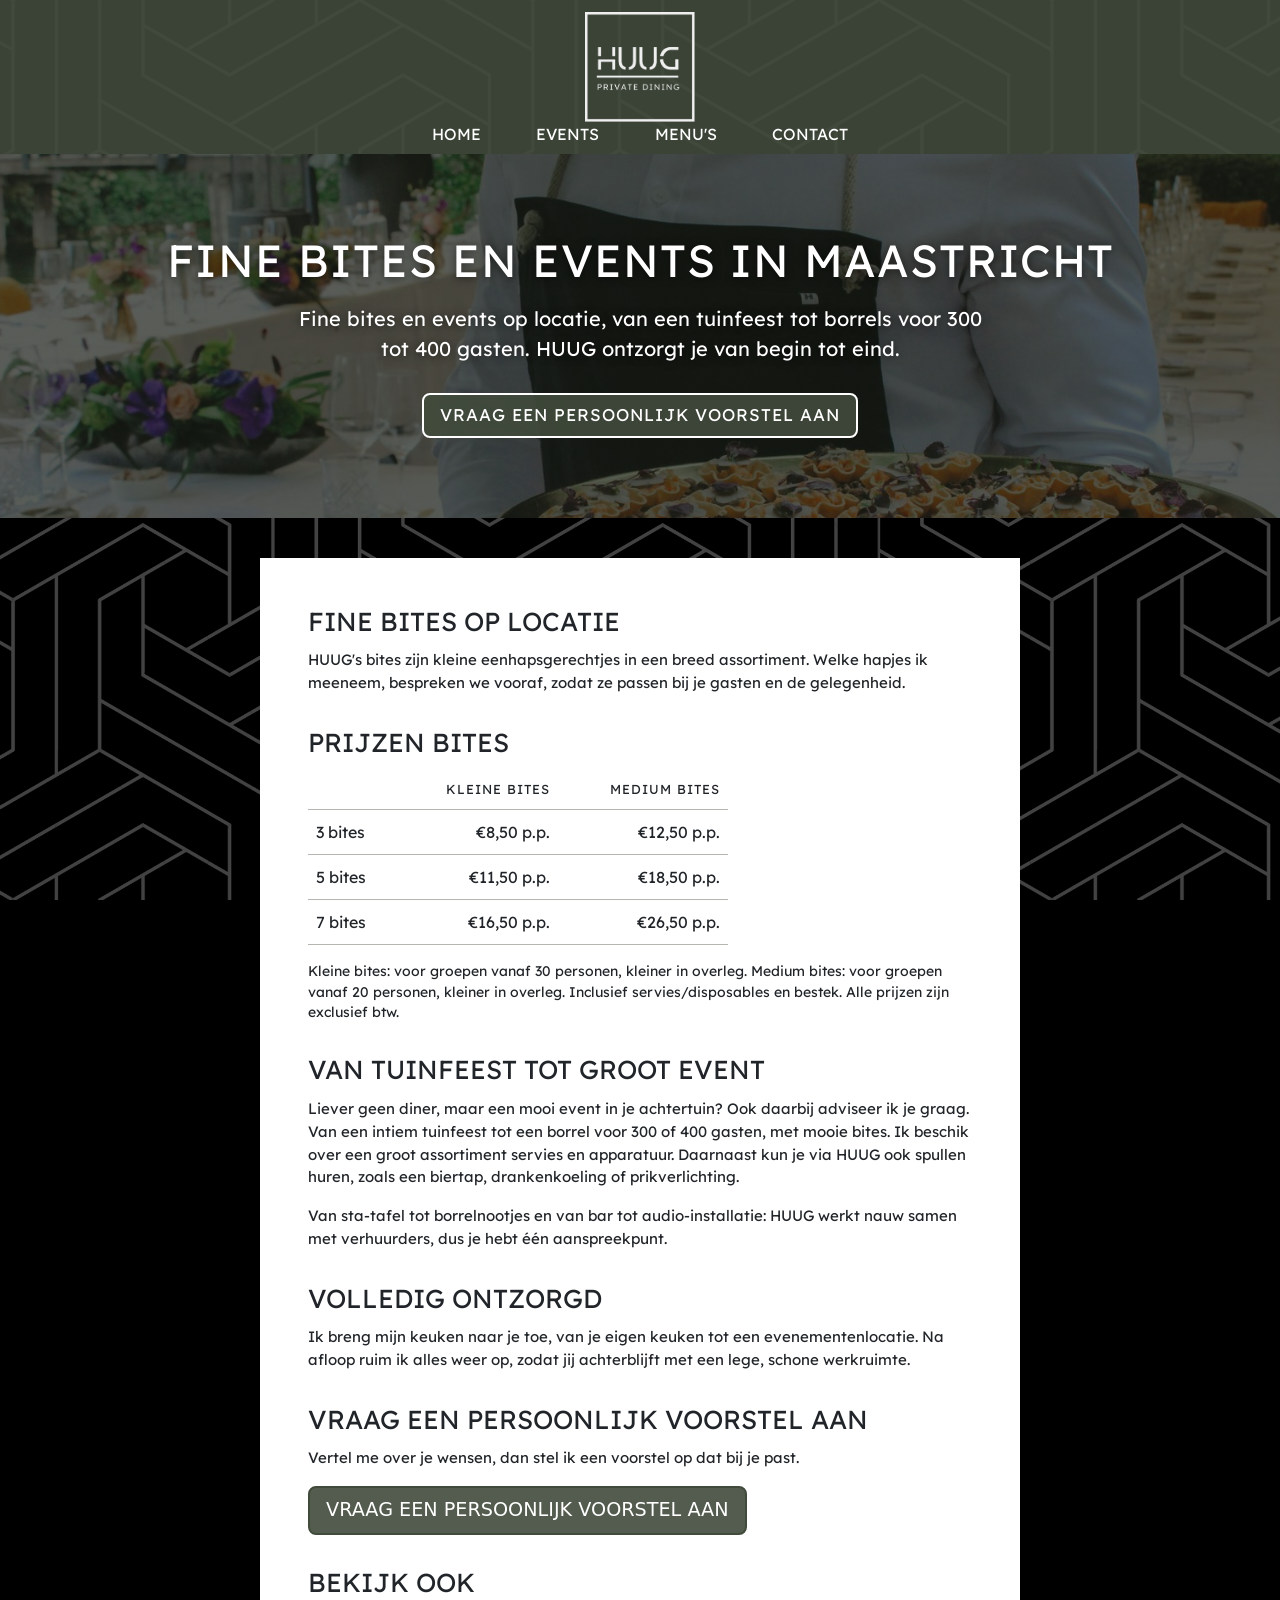
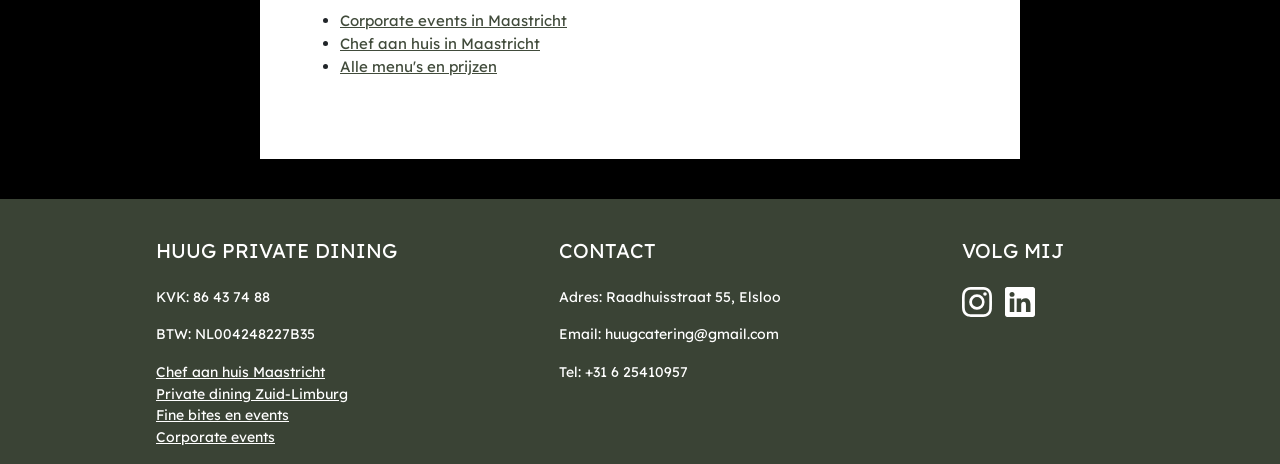
<file: fine-bites-en-events-maastricht.html>
<!DOCTYPE html>
<html lang="nl">

<head>
    <meta charset="UTF-8">
    <meta name="viewport" content="width=device-width, initial-scale=1.0">
    <title>Fine bites en events Maastricht | HUUG Private Dining</title>
    <meta name="description" content="Fine bites en events in Maastricht en Zuid-Limburg: van tuinfeest tot borrels voor 300 tot 400 gasten. Voor groepen vanaf 20 personen. Bekijk de prijzen en vraag een voorstel aan.">
    <link rel="canonical" href="https://www.huugprivatedining.nl/fine-bites-en-events-maastricht.html">
    <meta property="og:title" content="Fine bites en events Maastricht | HUUG Private Dining">
    <meta property="og:description" content="Fine bites en events in Maastricht en Zuid-Limburg: van tuinfeest tot borrels voor 300 tot 400 gasten. Voor groepen vanaf 20 personen. Bekijk de prijzen en vraag een voorstel aan.">
    <meta property="og:type" content="website">
    <meta property="og:url" content="https://www.huugprivatedining.nl/fine-bites-en-events-maastricht.html">
    <meta property="og:image" content="https://www.huugprivatedining.nl/images-small/foto-7517.jpg">
    <link href="https://cdn.jsdelivr.net/npm/bootstrap@5.2.3/dist/css/bootstrap.min.css" rel="stylesheet">
    <link rel="icon" href="favicon.ico" type="image/x-icon">
    <link rel="apple-touch-icon" sizes="180x180" href="apple-touch-icon.png">
    <link rel="stylesheet" href="style.css">
</head>

<body>
    <header class="seo-header text-center">
        <a href="index.html"><img src="images-small/logog.png" alt="HUUG Private Dining" class="img-fluid"></a>
        <nav class="seo-nav" style="font-family: HUUGFont-klein;">
            <a href="index.html">HOME</a>
            <a href="index.html#events">EVENTS</a>
            <a href="index.html#menu">MENU'S</a>
            <a href="index.html#contact">CONTACT</a>
        </nav>
    </header>

    <main>
        <div class="seo-hero" style="background-image: linear-gradient(rgba(20, 25, 18, 0.7), rgba(20, 25, 18, 0.7)), url('images-small/foto-7517.jpg');" role="img" aria-label="Fine bites en events Maastricht">
            <div class="container text-center text-white">
                <h1>Fine bites en events in Maastricht</h1>
                <p>Fine bites en events op locatie, van een tuinfeest tot borrels voor 300 tot 400 gasten. HUUG ontzorgt je van begin tot eind.</p>
                <a href="index.html#contact" class="btn btn-lg" id="btn-hero">VRAAG EEN PERSOONLIJK VOORSTEL AAN</a>
            </div>
        </div>

        <div class="container seo-inhoud">
            <div class="row justify-content-center">
                <div class="col-12 col-lg-8 bg-white p-4 p-md-5">
<section class="seo-sectie">
<h2>Fine bites op locatie</h2>
<p>HUUG's bites zijn kleine eenhapsgerechtjes in een breed assortiment. Welke hapjes ik meeneem, bespreken we vooraf, zodat ze passen bij je gasten en de gelegenheid.</p>
</section>
<section class="seo-sectie">
<h2>Prijzen bites</h2>
<table class="prijstabel prijstabel-licht">
<thead><tr><th></th><th>Kleine bites</th><th>Medium bites</th></tr></thead>
<tbody>
<tr><td>3 bites</td><td>&euro;8,50 p.p.</td><td>&euro;12,50 p.p.</td></tr>
<tr><td>5 bites</td><td>&euro;11,50 p.p.</td><td>&euro;18,50 p.p.</td></tr>
<tr><td>7 bites</td><td>&euro;16,50 p.p.</td><td>&euro;26,50 p.p.</td></tr>
</tbody>
</table>
<p class="klein">Kleine bites: voor groepen vanaf 30 personen, kleiner in overleg. Medium bites: voor groepen vanaf 20 personen, kleiner in overleg. Inclusief servies/disposables en bestek. Alle prijzen zijn exclusief btw.</p>
</section>
<section class="seo-sectie">
<h2>Van tuinfeest tot groot event</h2>
<p>Liever geen diner, maar een mooi event in je achtertuin? Ook daarbij adviseer ik je graag. Van een intiem tuinfeest tot een borrel voor 300 of 400 gasten, met mooie bites. Ik beschik over een groot assortiment servies en apparatuur. Daarnaast kun je via HUUG ook spullen huren, zoals een biertap, drankenkoeling of prikverlichting.</p>
<p>Van sta-tafel tot borrelnootjes en van bar tot audio-installatie: HUUG werkt nauw samen met verhuurders, dus je hebt één aanspreekpunt.</p>
</section>
<section class="seo-sectie">
<h2>Volledig ontzorgd</h2>
<p>Ik breng mijn keuken naar je toe, van je eigen keuken tot een evenementenlocatie. Na afloop ruim ik alles weer op, zodat jij achterblijft met een lege, schone werkruimte.</p>
</section>
                    <section class="seo-sectie">
                        <h2>Vraag een persoonlijk voorstel aan</h2>
                        <p>Vertel me over je wensen, dan stel ik een voorstel op dat bij je past.</p>
                        <a href="index.html#contact" class="btn btn-lg" id="btn-verstuur">VRAAG EEN PERSOONLIJK VOORSTEL AAN</a>
                    </section>
                    <section class="seo-sectie">
                        <h2>Bekijk ook</h2>
                        <ul>
<li><a href="corporate-events-maastricht.html">Corporate events in Maastricht</a></li>
<li><a href="chef-aan-huis-maastricht.html">Chef aan huis in Maastricht</a></li>
                            <li><a href="index.html#menu">Alle menu's en prijzen</a></li>
                        </ul>
                    </section>
                </div>
            </div>
        </div>
    </main>

    <footer class="text-center text-lg-start text-white">
        <div class="container p-4 pb-0">
            <section class="">
                <div class="row">
                    <div class="col-md-3 col-lg-3 col-xl-3 mx-auto mt-3">
                        <h5 class="text-uppercase mb-4 font-weight-bold">
                            HUUG Private Dining
                        </h5>
                        <p>
                            KVK: 86 43 74 88
                        </p>
                        <p>
                            BTW: NL004248227B35
                        </p>
                        <p>
                            <a href="chef-aan-huis-maastricht.html" class="text-white">Chef aan huis Maastricht</a><br>
                            <a href="private-dining-limburg.html" class="text-white">Private dining Zuid-Limburg</a><br>
                            <a href="fine-bites-en-events-maastricht.html" class="text-white">Fine bites en events</a><br>
                            <a href="corporate-events-maastricht.html" class="text-white">Corporate events</a>
                        </p>
                    </div>

                    <div class="col-md-4 col-lg-3 col-xl-3 mx-auto mt-3">
                        <h5 class="text-uppercase mb-4 font-weight-bold">Contact</h5>
                        <p><i class="fas fa-home mr-3"></i> Adres: Raadhuisstraat 55, Elsloo</p>
                        <p><i class="fas fa-envelope mr-3"></i> Email: huugcatering@gmail.com</p>
                        <p><i class="fas fa-phone mr-3"></i>Tel: +31 6 25410957</p>
                    </div>

                    <div class="col-md-2 mx-auto mt-3">
                        <h5 class="text-uppercase mb-4 font-weight-bold">Volg mij</h5>

                        <a href="https://www.instagram.com/hugo_van_aspert/?hl=en" role="button" target="_blank"><svg
                                xmlns="http://www.w3.org/2000/svg" width="30" height="30" fill="white"
                                class="bi bi-instagram me-1" viewBox="0 0 16 16">
                                <path
                                    d="M8 0C5.829 0 5.556.01 4.703.048 3.85.088 3.269.222 2.76.42a3.917 3.917 0 0 0-1.417.923A3.927 3.927 0 0 0 .42 2.76C.222 3.268.087 3.85.048 4.7.01 5.555 0 5.827 0 8.001c0 2.172.01 2.444.048 3.297.04.852.174 1.433.372 1.942.205.526.478.972.923 1.417.444.445.89.719 1.416.923.51.198 1.09.333 1.942.372C5.555 15.99 5.827 16 8 16s2.444-.01 3.298-.048c.851-.04 1.434-.174 1.943-.372a3.916 3.916 0 0 0 1.416-.923c.445-.445.718-.891.923-1.417.197-.509.332-1.09.372-1.942C15.99 10.445 16 10.173 16 8s-.01-2.445-.048-3.299c-.04-.851-.175-1.433-.372-1.941a3.926 3.926 0 0 0-.923-1.417A3.911 3.911 0 0 0 13.24.42c-.51-.198-1.092-.333-1.943-.372C10.443.01 10.172 0 7.998 0h.003zm-.717 1.442h.718c2.136 0 2.389.007 3.232.046.78.035 1.204.166 1.486.275.373.145.64.319.92.599.28.28.453.546.598.92.11.281.24.705.275 1.485.039.843.047 1.096.047 3.231s-.008 2.389-.047 3.232c-.035.78-.166 1.203-.275 1.485a2.47 2.47 0 0 1-.599.919c-.28.28-.546.453-.92.598-.28.11-.704.24-1.485.276-.843.038-1.096.047-3.232.047s-2.39-.009-3.233-.047c-.78-.036-1.203-.166-1.485-.276a2.478 2.478 0 0 1-.92-.598 2.48 2.48 0 0 1-.6-.92c-.109-.281-.24-.705-.275-1.485-.038-.843-.046-1.096-.046-3.233 0-2.136.008-2.388.046-3.231.036-.78.166-1.204.276-1.486.145-.373.319-.64.599-.92.28-.28.546-.453.92-.598.282-.11.705-.24 1.485-.276.738-.034 1.024-.044 2.515-.045v.002zm4.988 1.328a.96.96 0 1 0 0 1.92.96.96 0 0 0 0-1.92zm-4.27 1.122a4.109 4.109 0 1 0 0 8.217 4.109 4.109 0 0 0 0-8.217zm0 1.441a2.667 2.667 0 1 1 0 5.334 2.667 2.667 0 0 1 0-5.334z" />
                            </svg></i></a>

                        <a href="https://nl.linkedin.com/in/hugo-van-aspert-8325661a7" role="button"
                            target="_blank"><svg xmlns="http://www.w3.org/2000/svg" width="30" height="30" fill="white"
                                class="bi bi-linkedin ms-1" viewBox="0 0 16 16">
                                <path
                                    d="M0 1.146C0 .513.526 0 1.175 0h13.65C15.474 0 16 .513 16 1.146v13.708c0 .633-.526 1.146-1.175 1.146H1.175C.526 16 0 15.487 0 14.854V1.146zm4.943 12.248V6.169H2.542v7.225h2.401zm-1.2-8.212c.837 0 1.358-.554 1.358-1.248-.015-.709-.52-1.248-1.342-1.248-.822 0-1.359.54-1.359 1.248 0 .694.521 1.248 1.327 1.248h.016zm4.908 8.212V9.359c0-.216.016-.432.08-.586.173-.431.568-.878 1.232-.878.869 0 1.216.662 1.216 1.634v3.865h2.401V9.25c0-2.22-1.184-3.252-2.764-3.252-1.274 0-1.845.7-2.165 1.193v.025h-.016a5.54 5.54 0 0 1 .016-.025V6.169h-2.4c.03.678 0 7.225 0 7.225h2.4z" />
                            </svg></a>
                    </div>
                </div>
            </section>
        </div>
    </footer>
</body>

</html>
</file>
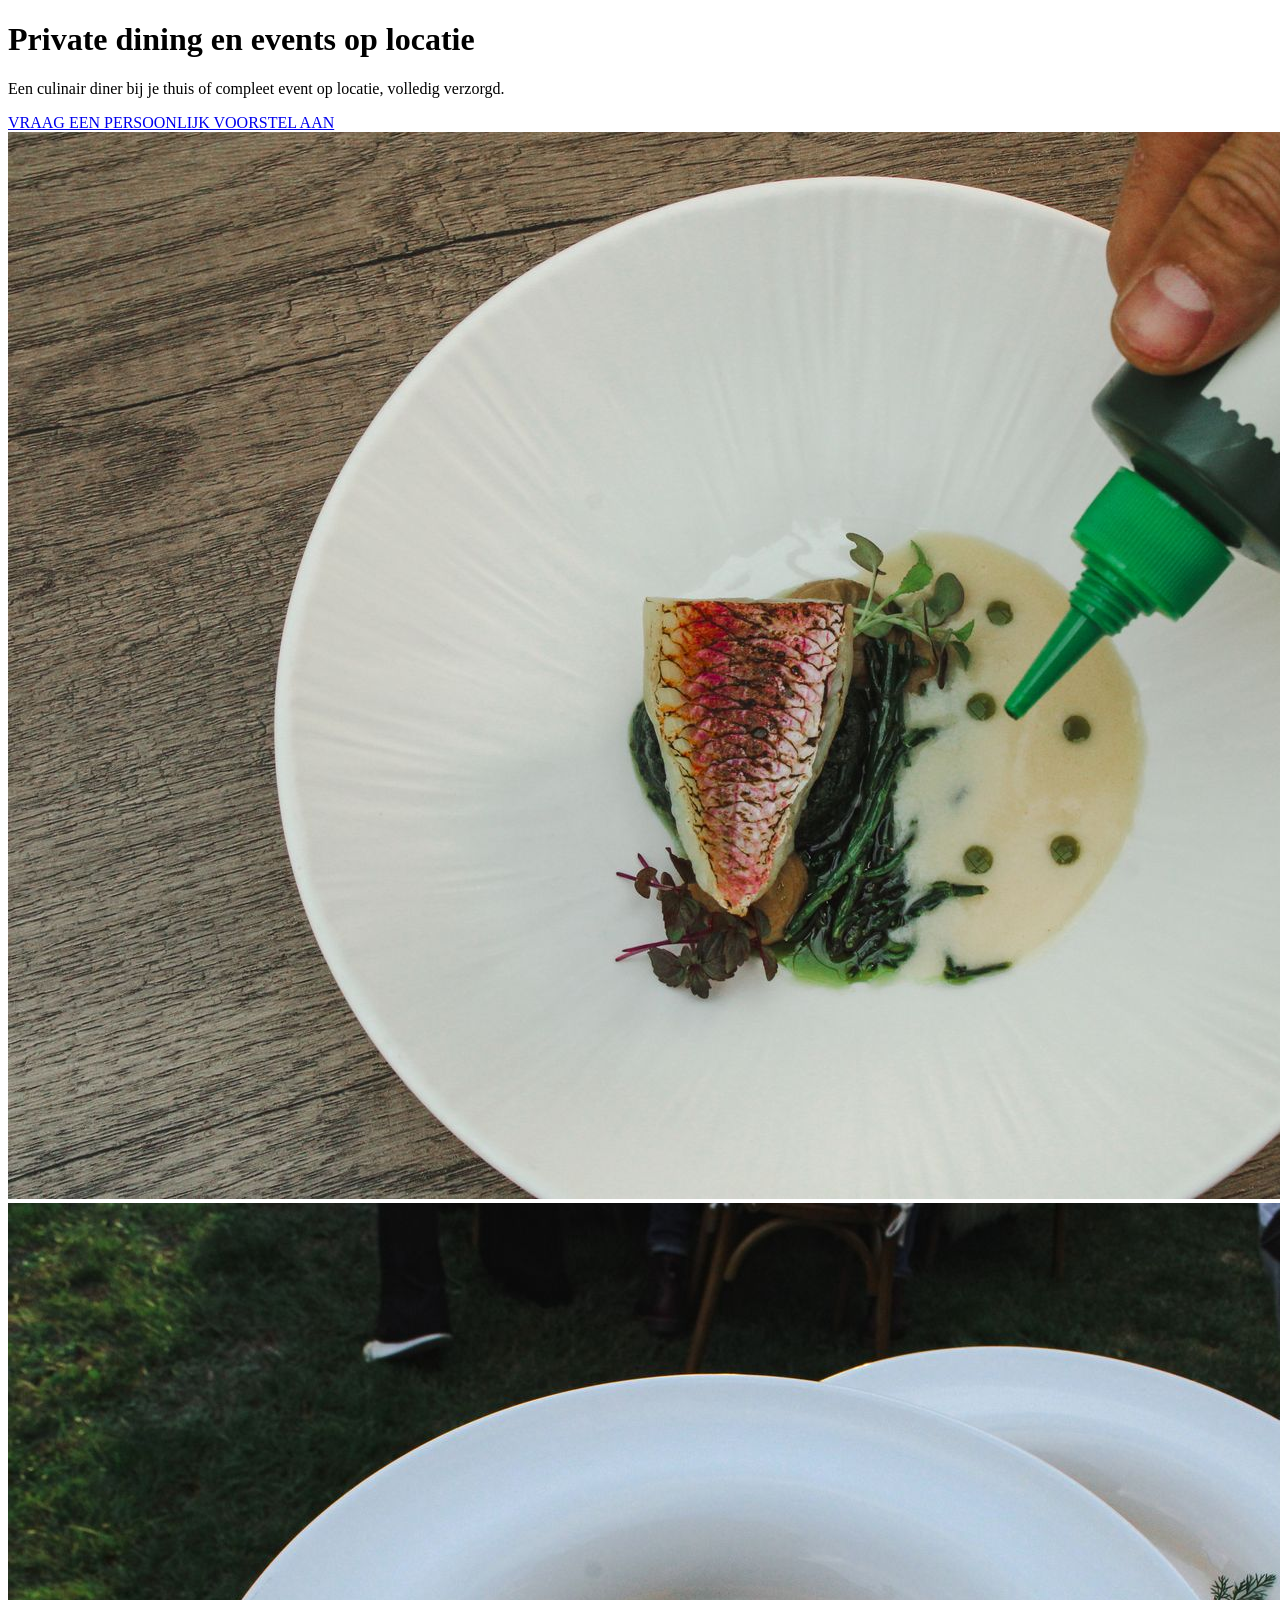
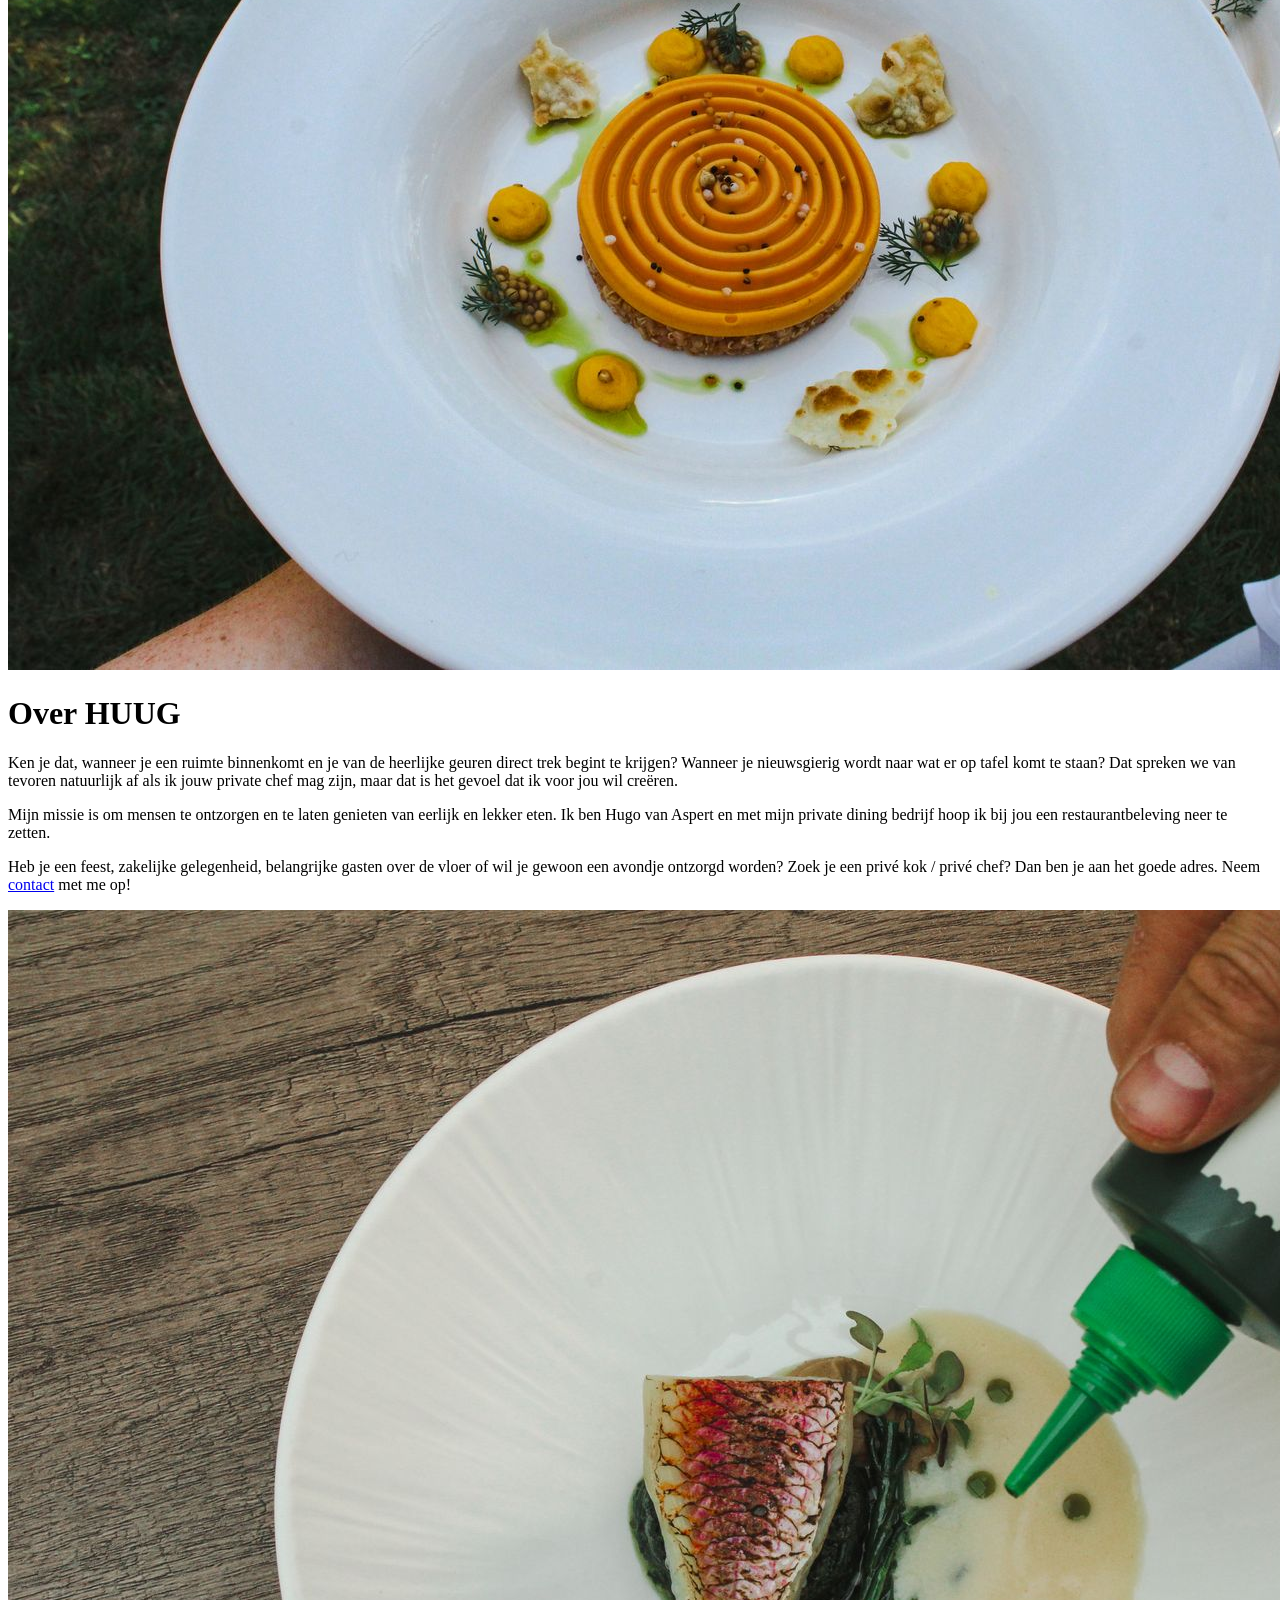
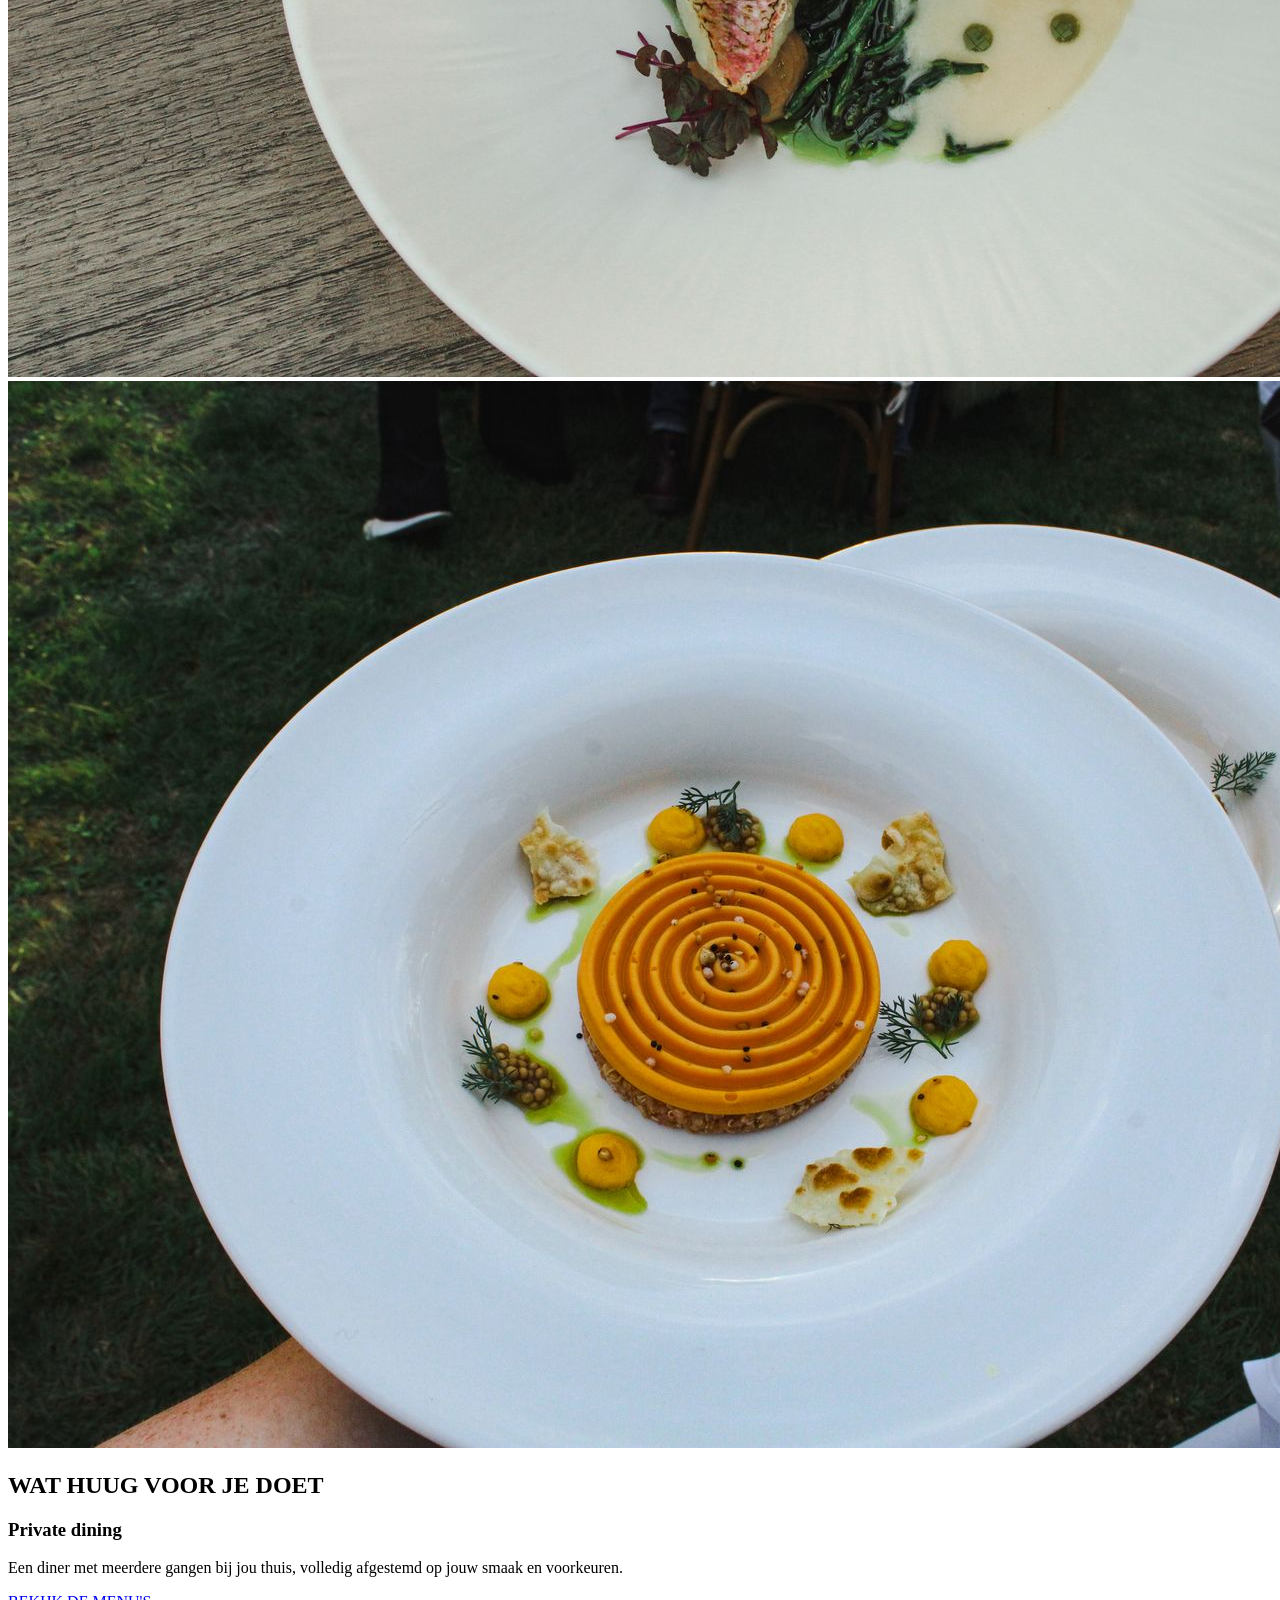
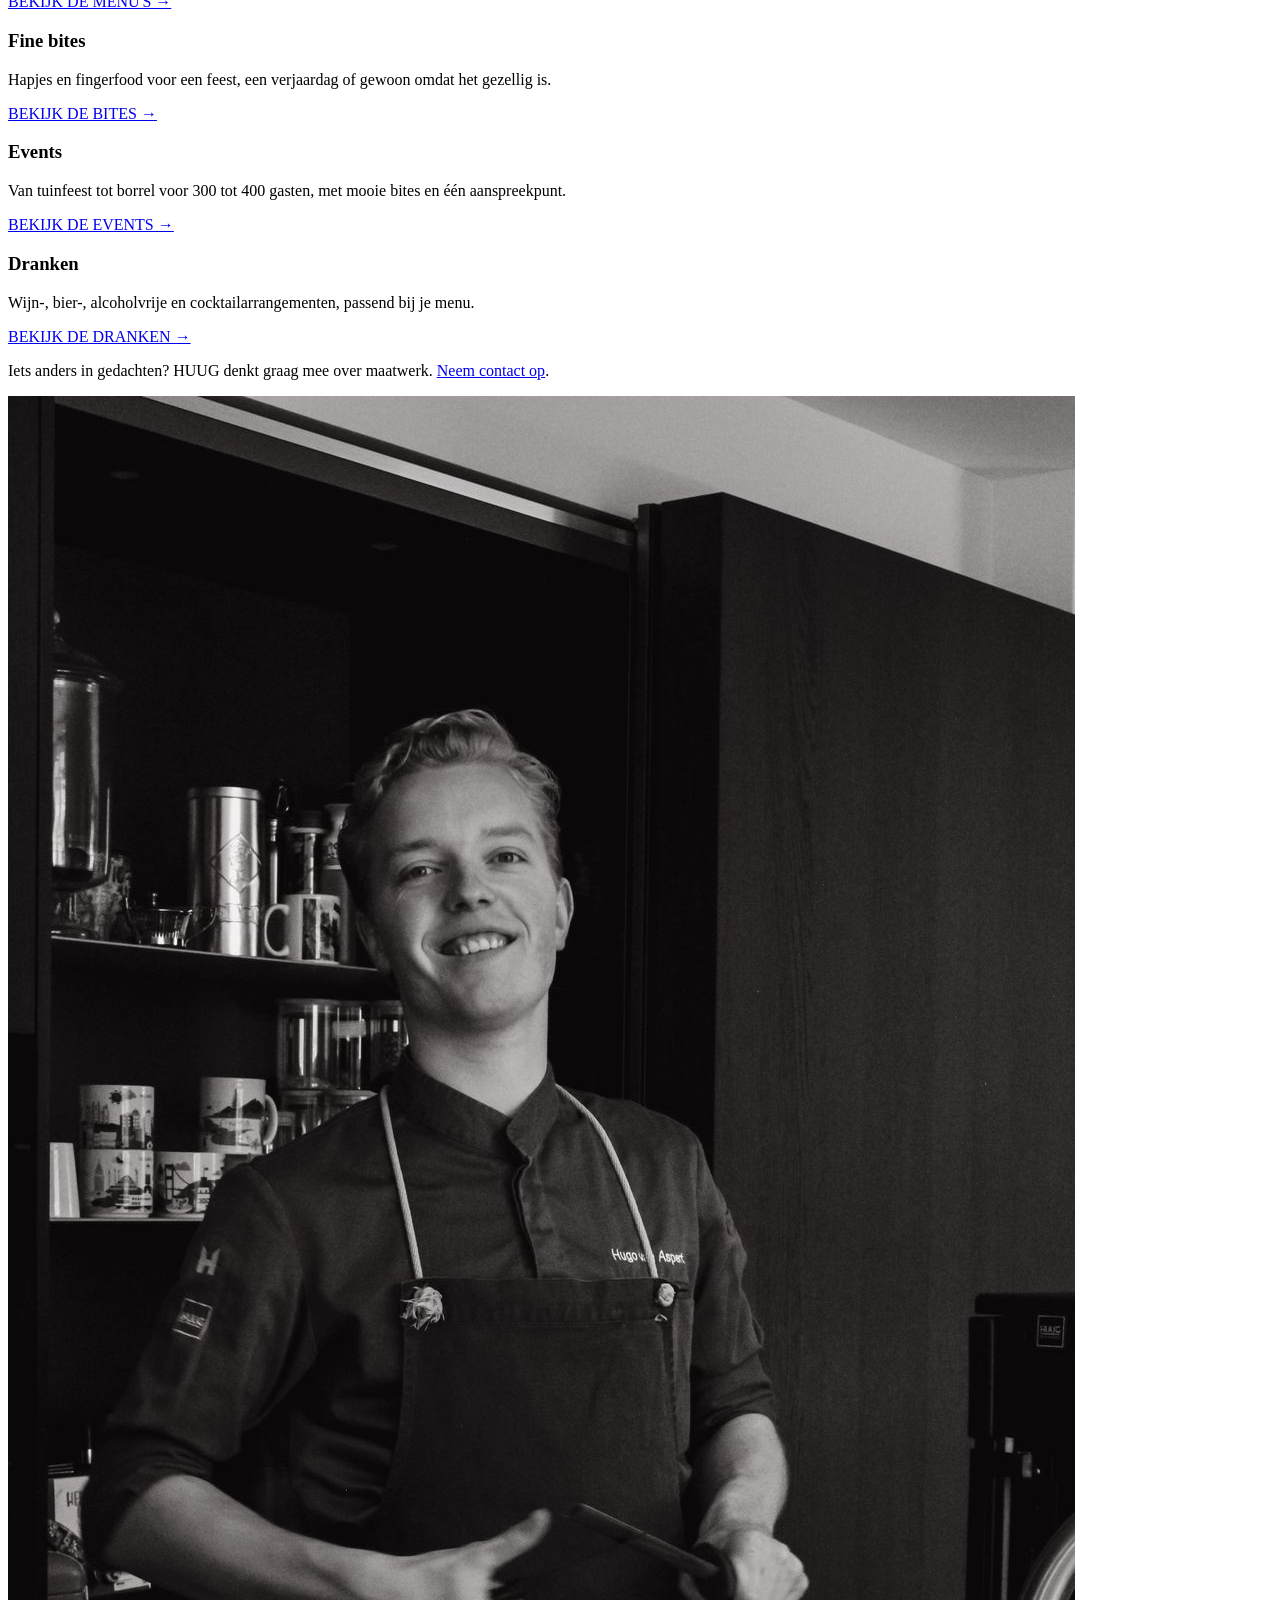
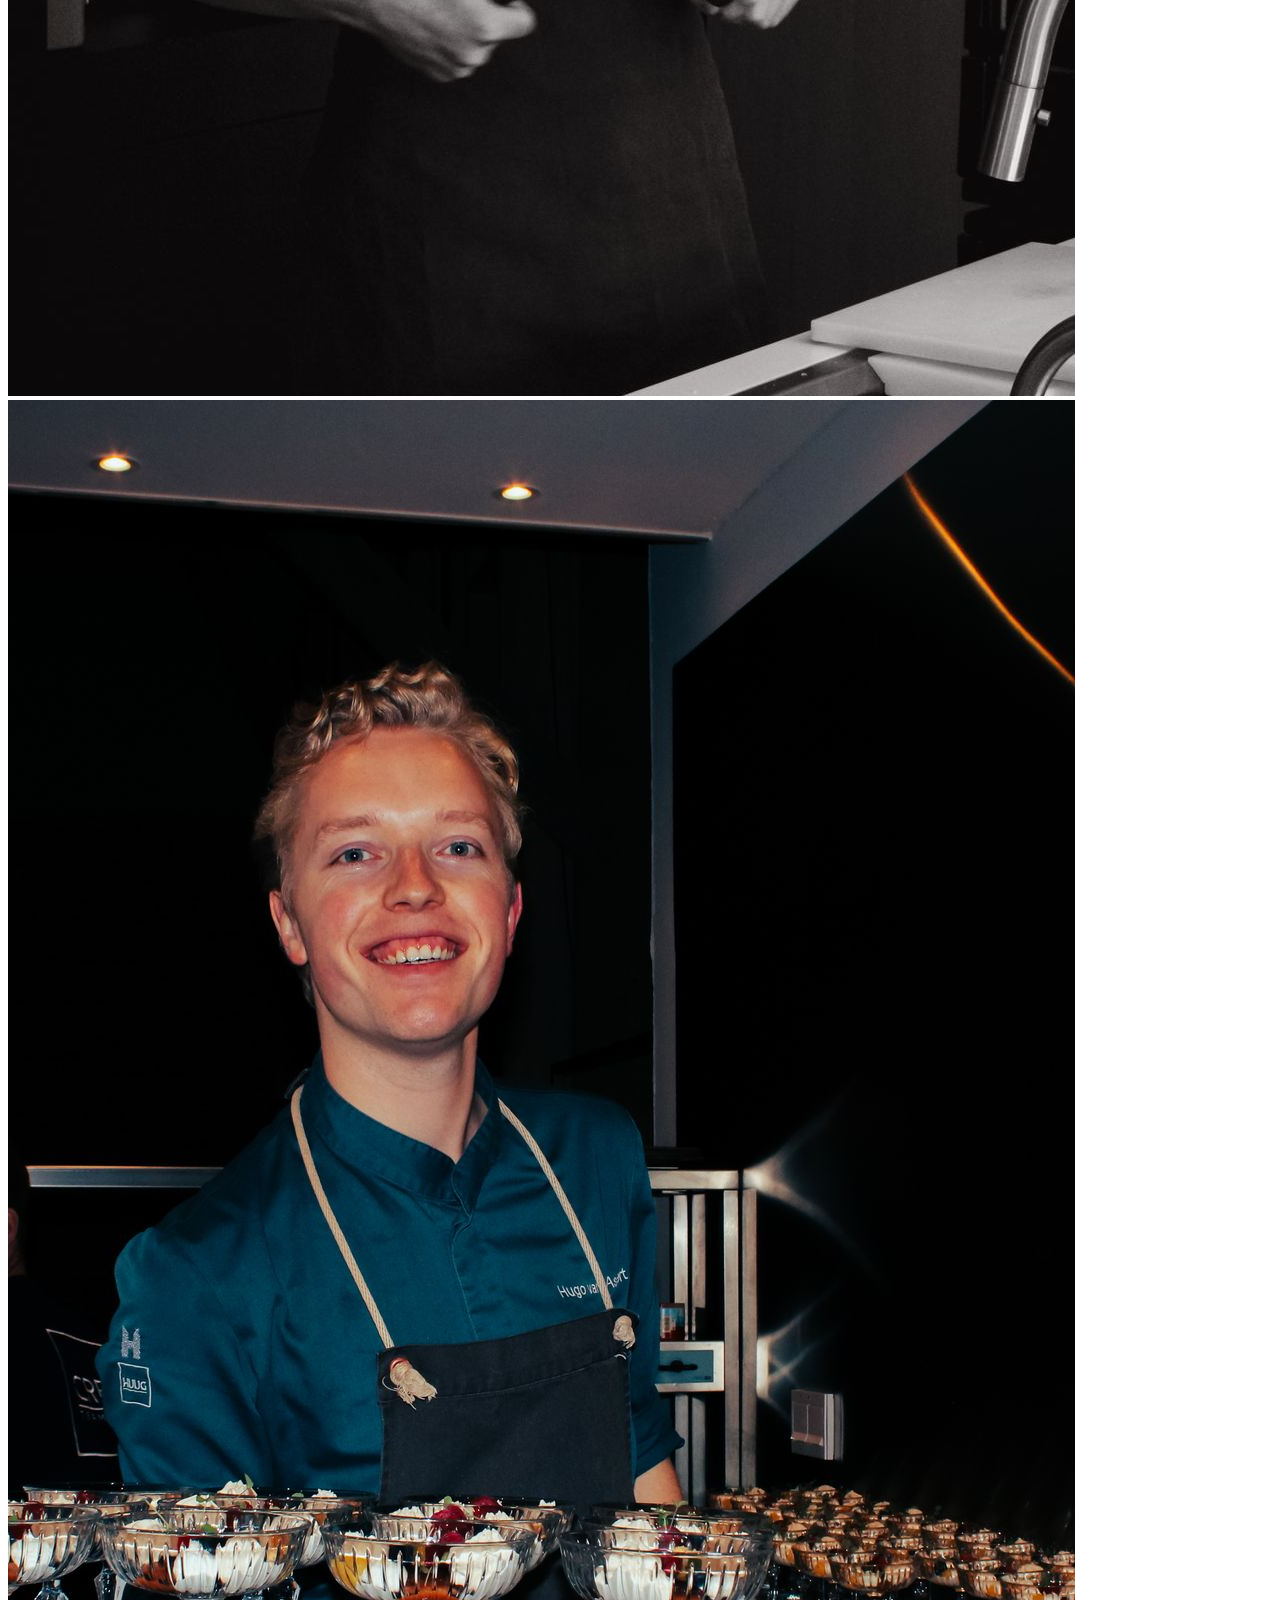
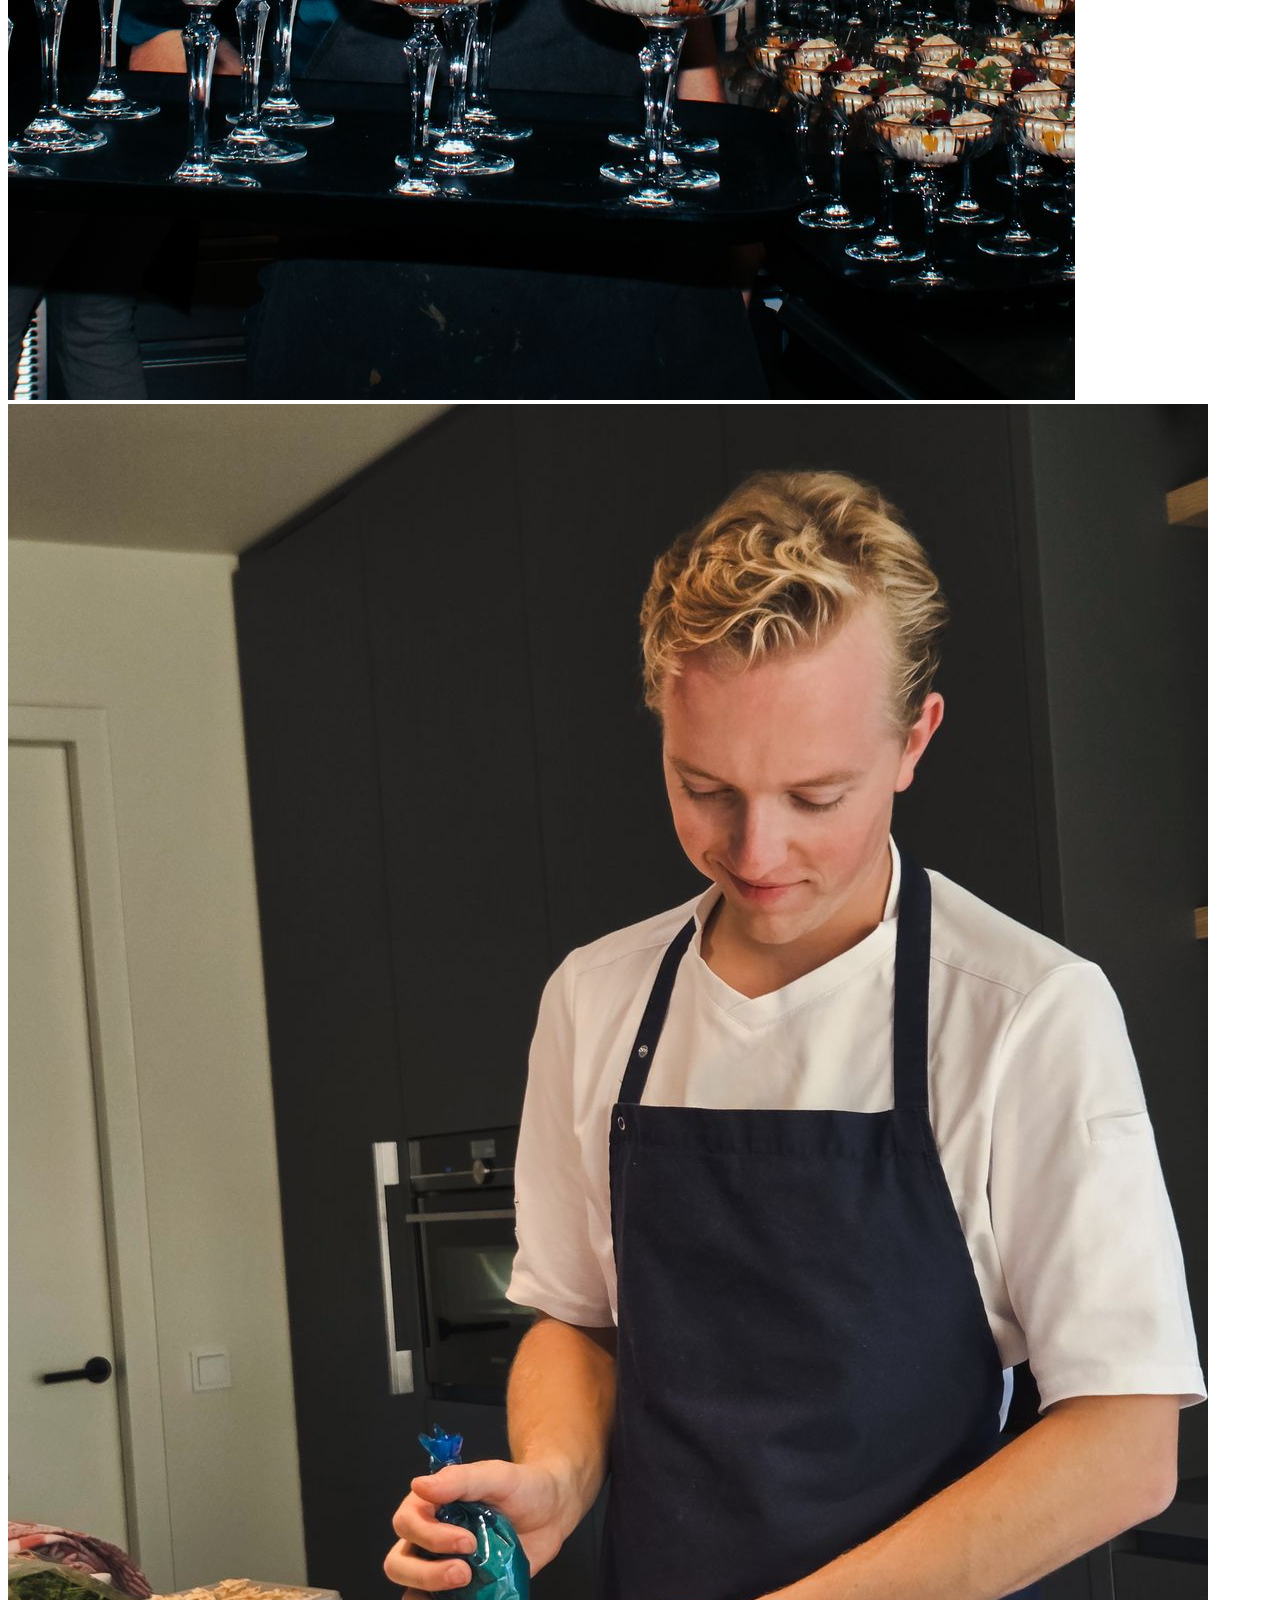
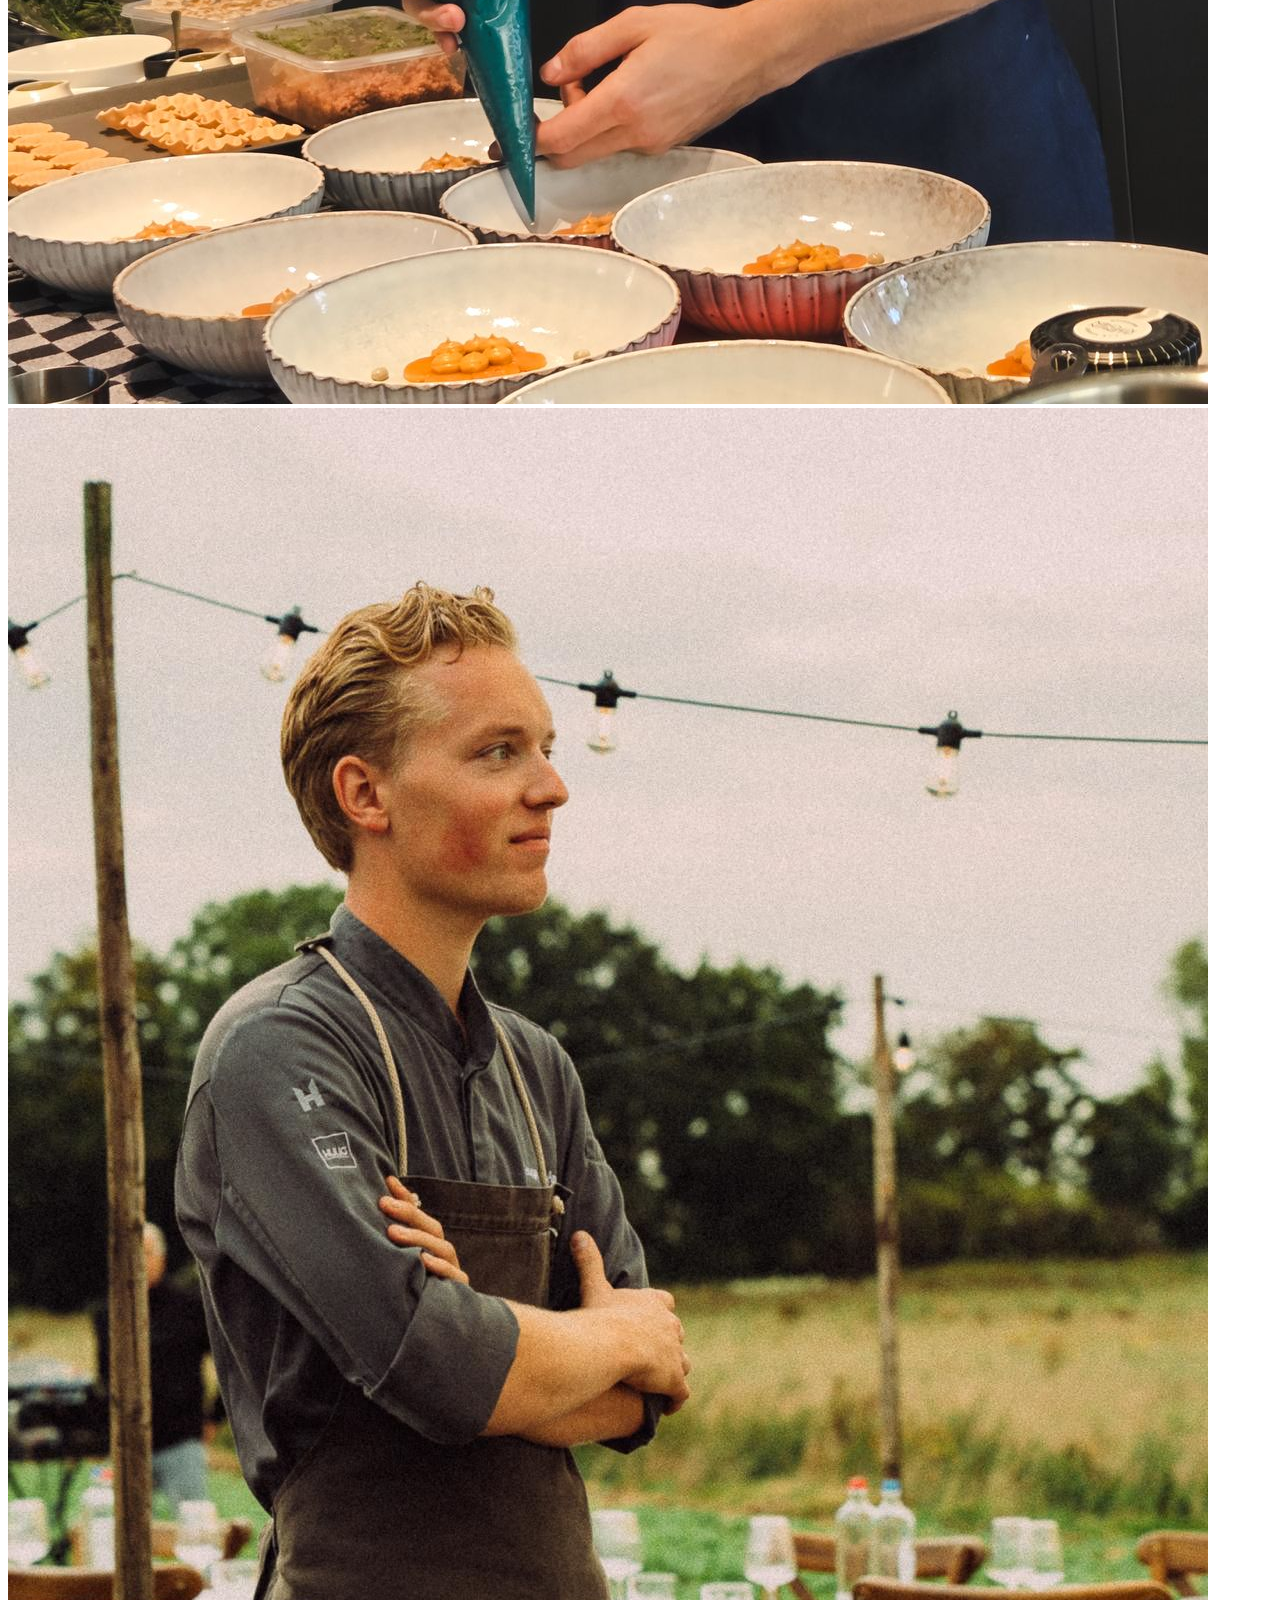
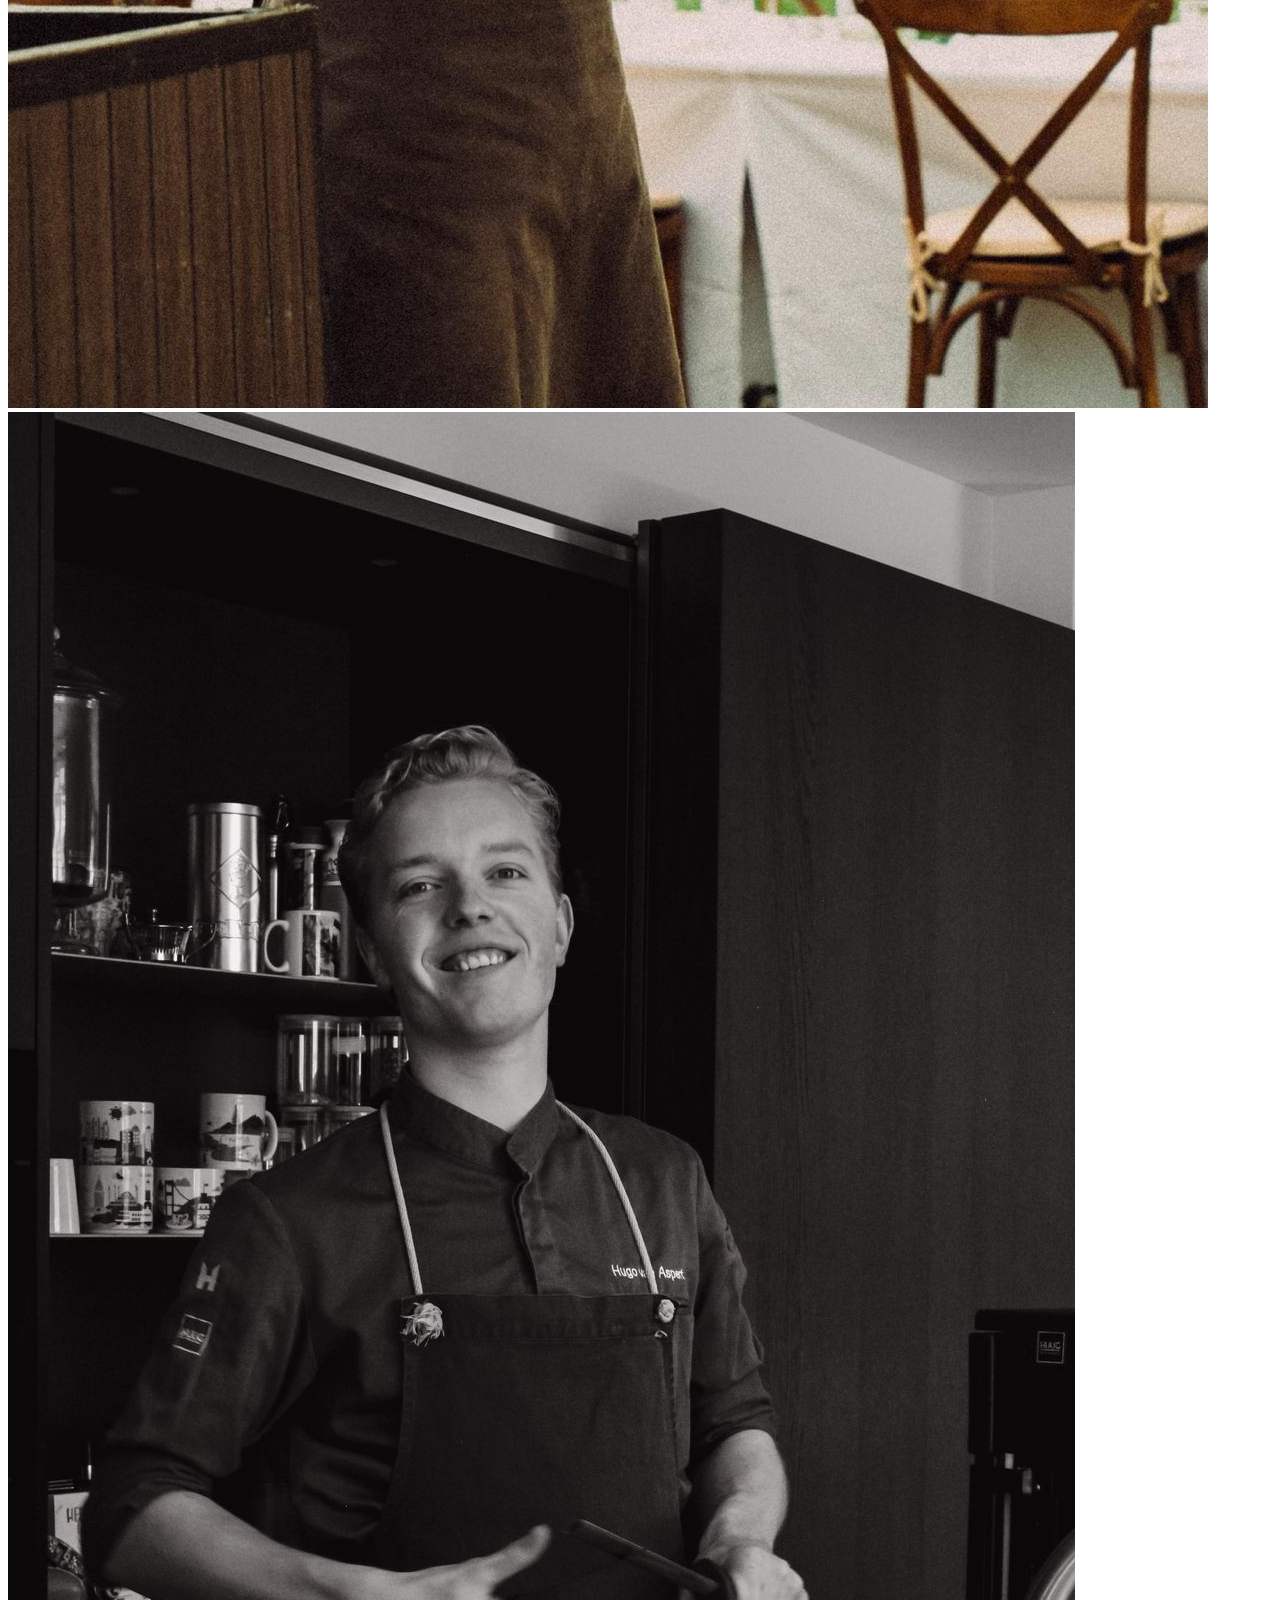
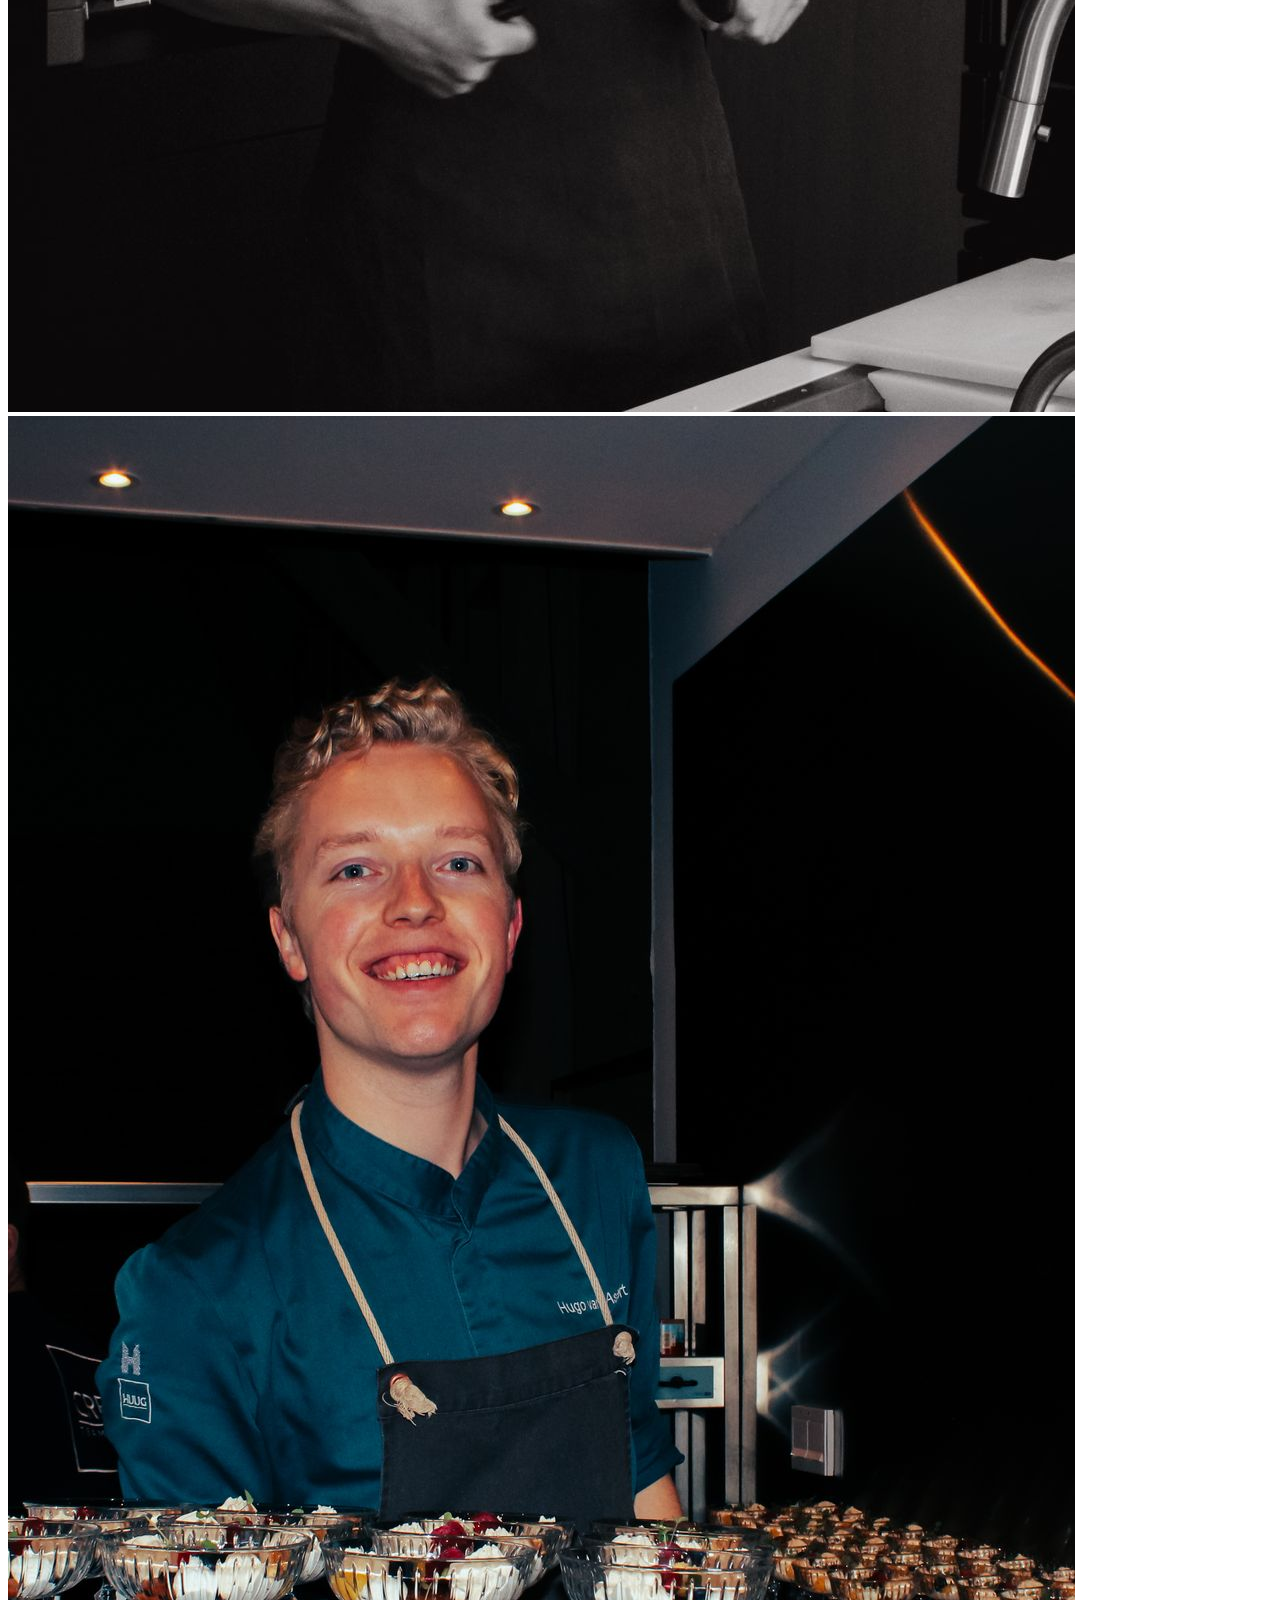
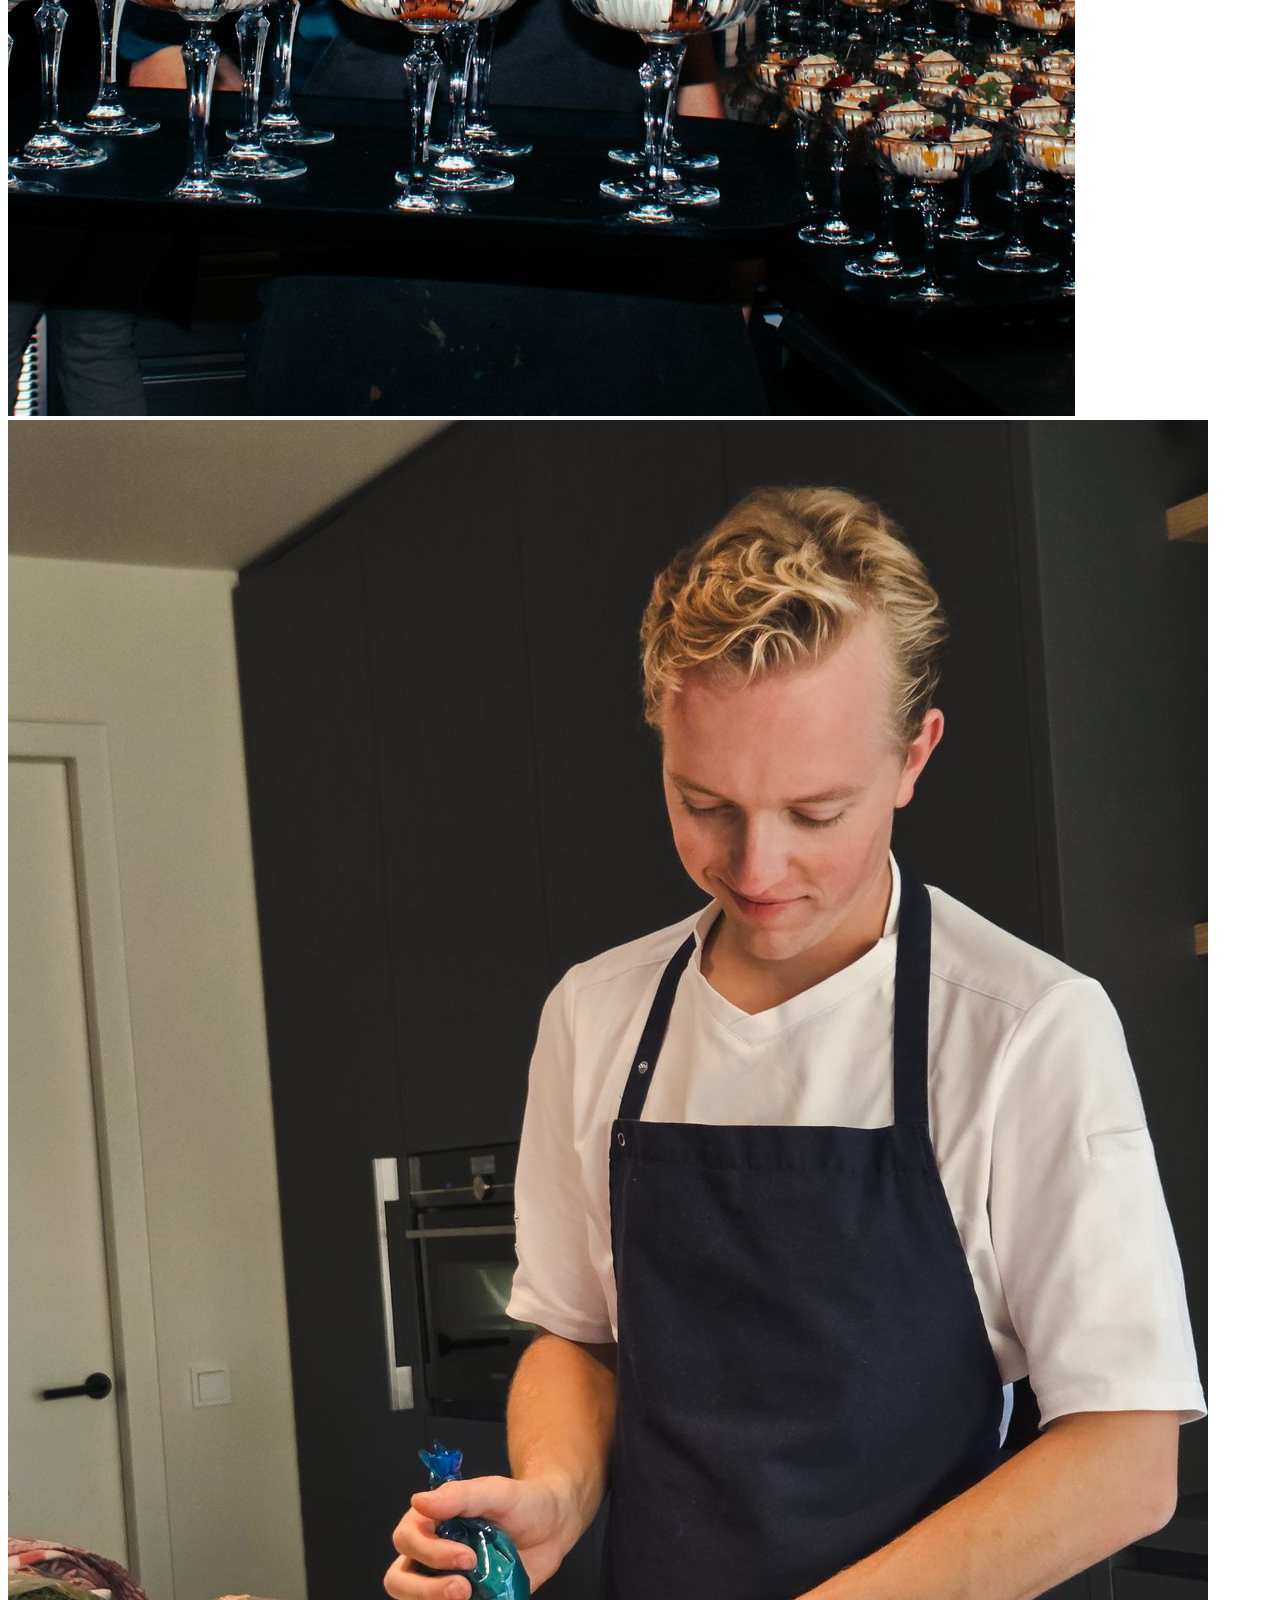
<file: home.html>
<!DOCTYPE html>
<html lang="en">


<body>
    <div class="d-grid gap-4">

        <div class="row d-flex justify-content-center" id="hero">
            <div class="col-12 col-md-10 col-lg-8 text-center text-white" id="hero-inhoud">
                <h1>Private dining en events op locatie</h1>
                <p>Een culinair diner bij je thuis of compleet event op locatie, volledig verzorgd.</p>
                <a href="#" class="btn btn-lg" id="btn-hero" onclick="triggerBtn(); return false;">VRAAG EEN PERSOONLIJK VOORSTEL AAN</a>
            </div>
        </div>


        <div class="row bg-white d-flex justify-content-center">
            <div id="carouselExampleSlidesOnly" class="carousel slide col-12 d-sm-block d-md-none order-last"
                data-bs-ride="carousel" data-bs-pause="false">
                <div class="carousel-inner">
                    <div class="carousel-item active" data-bs-interval="4000">
                        <div class="card" id="card-mob">
                            <img src="images-small/foto-8679.jpg" alt="Gerecht van HUUG Private Dining">
                        </div>
                    </div>
                    <div class="carousel-item" data-bs-interval="4000">
                        <div class="card" id="card-mob">
                            <img src="images-small/foto-9201.jpg" alt="Gerecht van HUUG Private Dining">
                        </div>
                    </div>
                </div>
            </div>
            <div class="card col-md-5 py-4" id="card">
                <div class="card-body">
                    <h1 class="card-text">Over HUUG
                    </h1>
                    <p> Ken je dat, wanneer je een ruimte binnenkomt en je van de heerlijke geuren direct trek begint te
                        krijgen? Wanneer je nieuwsgierig wordt naar wat er op tafel komt te staan? Dat spreken we van
                        tevoren natuurlijk af als ik jouw private chef mag zijn, maar dat is het gevoel dat ik voor jou wil creëren.
                    </p>
                    <p> Mijn missie is om mensen te ontzorgen en te laten genieten van eerlijk en lekker eten. Ik ben
                        Hugo van Aspert en met mijn private dining bedrijf hoop ik bij jou een restaurantbeleving
                        neer te zetten. </p>
                    <p> Heb je een feest, zakelijke gelegenheid, belangrijke gasten over de vloer
                        of wil je gewoon een avondje ontzorgd worden? Zoek je een privé kok / privé chef?
                        Dan ben je aan het goede adres. Neem
                        <a href="#" onclick="triggerBtn()">contact</a> met me op!
                    </p>
                </div>
            </div>
            <div id="carouselExampleSlidesOnly" class="carousel slide col-md-5 my-4 py-4 d-none d-sm-none d-md-block"
                data-bs-ride="carousel" data-bs-pause="false">
                <div class="carousel-inner">
                    <div class="carousel-item active" data-bs-interval="5000">
                        <div class="card" id="card">
                            <img src="images-small/foto-8679.jpg" alt="Gerecht van HUUG Private Dining">
                        </div>
                    </div>
                    <div class="carousel-item" data-bs-interval="5000">
                        <div class="card" id="card">
                            <img src="images-small/foto-9201.jpg" alt="Gerecht van HUUG Private Dining">
                        </div>
                    </div>
                </div>
            </div>
        </div>

        <div class="row py-4 bg-transparent d-flex justify-content-center" id="diensten">
            <div class="col-12 col-md-10 px-4 px-md-3">
                <h2 class="text-light text-center mb-4">WAT HUUG VOOR JE DOET</h2>
                <div class="row g-4">
                <div class="col-12 col-md-6 col-lg-3">
                    <div class="dienst-kaart h-100 d-flex flex-column text-white">
                        <h3>Private dining</h3>
                        <p>Een diner met meerdere gangen bij jou thuis, volledig afgestemd op jouw smaak en voorkeuren.</p>
                        <a href="#" class="dienst-link mt-auto" onclick="openTab('nav-menu-tab', 'Cuisine-tab'); return false;">BEKIJK DE MENU'S &rarr;</a>
                    </div>
                </div>
                <div class="col-12 col-md-6 col-lg-3">
                    <div class="dienst-kaart h-100 d-flex flex-column text-white">
                        <h3>Fine bites</h3>
                        <p>Hapjes en fingerfood voor een feest, een verjaardag of gewoon omdat het gezellig is.</p>
                        <a href="#" class="dienst-link mt-auto" onclick="openTab('nav-menu-tab', 'Bites-tab'); return false;">BEKIJK DE BITES &rarr;</a>
                    </div>
                </div>
                <div class="col-12 col-md-6 col-lg-3">
                    <div class="dienst-kaart h-100 d-flex flex-column text-white">
                        <h3>Events</h3>
                        <p>Van tuinfeest tot borrel voor 300 tot 400 gasten, met mooie bites en één aanspreekpunt.</p>
                        <a href="#" class="dienst-link mt-auto" onclick="openTab('nav-events-tab'); return false;">BEKIJK DE EVENTS &rarr;</a>
                    </div>
                </div>
                <div class="col-12 col-md-6 col-lg-3">
                    <div class="dienst-kaart h-100 d-flex flex-column text-white">
                        <h3>Dranken</h3>
                        <p>Wijn-, bier-, alcoholvrije en cocktailarrangementen, passend bij je menu.</p>
                        <a href="#" class="dienst-link mt-auto" onclick="openTab('nav-menu-tab', 'Dranken-tab'); return false;">BEKIJK DE DRANKEN &rarr;</a>
                    </div>
                </div>
                </div>
                <p class="text-white text-center mt-4">Iets anders in gedachten? HUUG denkt graag mee over maatwerk. <a href="#" class="dienst-link" onclick="triggerBtn(); return false;">Neem contact op</a>.</p>
            </div>
        </div>

        <div class="row py-4 bg-transparent d-flex justify-content-center">
            <div class="row d-md-none pb-4 d-flex justify-content-center">
                <div id="carouselExampleSlidesOnly" class="carousel slide col-6" data-bs-ride="carousel"
                    data-bs-pause="false">
                    <div class="carousel-inner">
                        <div class="carousel-item active" data-bs-interval="5000">
                            <div class="card" id="card-mob">
                                <img src="images-small/foto-7047.jpg" alt="card3">
                            </div>
                        </div>
                        <div class="carousel-item" data-bs-interval="5000">
                            <div class="card" id="card-mob">
                                <img src="images-small/foto-7458.jpg" alt="card5">
                            </div>
                        </div>
                    </div>
                </div>
                <div id="carouselExampleSlidesOnly" class="carousel slide col-6" data-bs-ride="carousel"
                    data-bs-pause="false">
                    <div class="carousel-inner">
                        <div class="carousel-item active" data-bs-interval="5000">
                            <div class="card" id="card-mob">
                                <img src="images-small/foto-1000.jpg" alt="card4">
                            </div>
                        </div>
                        <div class="carousel-item" data-bs-interval="5000">
                            <div class="card" id="card-mob">
                                <img src="images-small/foto-1001.jpg" alt="card6">
                            </div>
                        </div>
                    </div>
                </div>
            </div>
            <div class="col-md-5 row">
                <div id="carouselExampleSlidesOnly" class="carousel slide col-md-6 d-none d-md-block"
                    data-bs-ride="carousel" data-bs-pause="false">
                    <div class="carousel-inner">
                        <div class="carousel-item active" data-bs-interval="5000">
                            <div class="card" id="card">
                                <img src="images-small/foto-7047.jpg" alt="card3">
                            </div>
                        </div>
                        <div class="carousel-item" data-bs-interval="5000">
                            <div class="card" id="card">
                                <img src="images-small/foto-7458.jpg" alt="card5">
                            </div>
                        </div>
                    </div>
                </div>
                <div id="carouselExampleSlidesOnly" class="carousel slide col-md-6 d-none d-md-block"
                    data-bs-ride="carousel" data-bs-pause="false">
                    <div class="carousel-inner">
                        <div class="carousel-item active" data-bs-interval="5000">
                            <div class="card" id="card">
                                <img src="images-small/foto-1000.jpg" alt="card4">
                            </div>
                        </div>
                        <div class="carousel-item" data-bs-interval="5000">
                            <div class="card" id="card">
                                <img src="images-small/foto-1001.jpg" alt="card6">
                            </div>
                        </div>
                    </div>
                </div>
            </div>
            <div class="card col-md-5 bg-transparent" id="card" style="margin-top: -20px;">
                <div class="card-body text-light">
                    <h1 class="card-text">Hugo van Aspert</h1>
                    <p> Vanaf mijn 13e ben ik naar een middelbare school in België gegaan waar ik vanaf het 2e jaar de
                        kans kreeg een Hotelopleiding te volgen.
                        Het uitgangspunt van deze opleiding: “we leren het onze leerlingen op het hoogste niveau, dan
                        beschikken ze over de vaardigheden om in alle denkbare horeca bedrijven te werken” En die passie
                        heb ik overgenomen.”</p>
                    <p>
                        En dat vergeet ik nooit meer, de passie van mijn keukenleerkrachten was ongekend. En die passie
                        heb ik behouden en voortgezet. Ik ben met HUUG Private Dining gestart omdat ik merkte dat ik
                        ergens
                        mijn culinaire creativiteit in kwijt moest.
                        Inmiddels doe ik dat fulltime en ben blij dat ik nu echt kan doen wat ik zelf leuk vind.</p>

                    <p>Tegenwoordig ben ik actief als privé kok en privé chef in Maastricht en omgeving. Ik heb al veel
                        ervaring opgedaan als privé kok aan huis. Ook verzorg ik regelmatig events en fine bites voor bedrijven en particulieren.
                    </p>
                </div>
            </div>
        </div>

        <div class="row bg-white d-flex justify-content-center">
            <div id="carouselExampleSlidesOnly" class="carousel slide col-md-5 d-sm-block d-md-none"
                data-bs-ride="carousel" data-bs-pause="false">
                <div class="carousel-inner">
                    <div class="carousel-item active" data-bs-interval="5000">
                        <div class="card" id="card-mob">
                            <img src="images-small/Home3-1.jpg" alt="card7">
                        </div>
                    </div>
                    <div class="carousel-item" data-bs-interval="5000">
                        <div class="card" id="card-mob">
                            <img src="images-small/Home3-2.jpg" alt="card8">
                        </div>
                    </div>
                </div>
            </div>
            <div class="card col-md-5 py-4" id="card">
                <div class="card-body">
                    <h1 class="card-text">Werkproces
                    </h1>
                    <p> Ben je van plan om een event te organiseren? Of wellicht een familiediner thuis? Wat voor
                        aanvraag je ook hebt, het liefst kijk ik met je mee om een menu samen te stellen op basis van je
                        wensen.
                    </p>
                    <p> Na je aanvraag stel ik graag een persoonlijk menuvoorstel op, volledig
                        passend aan je wensen. Hierin kan qua gerechten uiteraard nog geschoven
                        worden in overleg.
                    </p>
                    <p>Of het nou gaat om een heerlijk uitgebreide avond met meerdere gangen, precies afgesteld op je
                        wensen, ik bespreek graag met je de mogelijkheden en wensen voor je event. En het spreekt voor zich dat je wordt
                        ontzorgd, dus Huug Private Dining zorgt ervoor dat je keuken na afloop weer netjes wordt
                        achtergelaten
                    </p>
                </div>
            </div>
            <div id="carouselExampleSlidesOnly" class="carousel slide col-md-5 my-4 py-4 d-none d-sm-none d-md-block"
                data-bs-ride="carousel" data-bs-pause="false">
                <div class="carousel-inner">
                    <div class="carousel-item active" data-bs-interval="5000">
                        <div class="card" id="card">
                            <img src="images-small/Home3-1.jpg" alt="card7">
                        </div>
                    </div>
                    <div class="carousel-item" data-bs-interval="5000">
                        <div class="card" id="card">
                            <img src="images-small/Home3-2.jpg" alt="card8">
                        </div>
                    </div>
                </div>
            </div>
        </div>


        <div class="row row-col-2 mt-4 my-4">
            <img src="images-small/Home4-1.jpg" alt="card9" class="col-6 col-md-3 mb-3">
            <img src="images-small/Home4-2.jpg" alt="card10" class="col-6 col-md-3 mb-3">
            <img src="images-small/Home4-3.jpg" alt="card11" class="col-6 col-md-3 mb-3">
            <img src="images-small/Home4-4.jpg" alt="card12" class="col-6 col-md-3 mb-3">
        </div>

        <h2 class="text-light d-flex justify-content-center">REVIEWS</h2>
        <div class="d-flex row mb-5 d-none d-md-block" id="review">
            <div id="reviewCarousel" class="carousel slide" data-bs-ride="carousel">
                <div class="carousel-inner">
                    <div class="carousel-item active">
                        <div class="row">
                            <div class="col-md-4">
                                <div class="card mx-4" id="card-review">
                                    <p class="text-light text-center mt-2 px-2">Alles is bespreekbaar, de avond wordt
                                        verzorgd naar jouw wensen en alles wordt uit handen genomen. Huug nam alles mee
                                        naar de locatie, zodat je nergens meer naar om hoefde te kijken. Vriendelijk
                                        personeel en heerlijk eten. Goede porties, we hadden achteraf zeker geen honger
                                        meer. Heerlijk, enorm bedankt!</p>
                                    <p class="text-light text-center">- Julia van Berlo</p>
                                </div>
                            </div>
                            <div class="col-md-4">
                                <div class="card mx-4" id="card-review">
                                    <p class="text-light text-center mt-2 px-2">Hele fijne samenwerking! Samen met Hugo
                                        een 3-gangen diner georganiseerd voor 200+ gasten. Aan expertise op dit gebied
                                        absoluut geen gebrek!</p>
                                    <p class="text-light text-center">- Olaf</p>
                                </div>
                            </div>
                            <div class="col-md-4">
                                <div class="card mx-4" id="card-review">
                                    <p class="text-light text-center mt-2 px-2">HUUG Private Dining heeft ons een
                                        onvergetelijke dag meegegeven! Met Studentenvereniging Amphitryon hebben wij een
                                        klassieke Auto Rally georganiseerd en HUUG Private Dining kon hierin niet
                                        ontbreken. Op het moment dat een belangrijke horecagelegenheid ons cancelde,
                                        sprong Hugo direct bij. Hij wist in 1 dag te regelen, dat er een borrel werd
                                        verzorgd met mocktails en culinaire hapjes in een fruitgaard in Zuid-Limburg. De
                                        dag sloten we af met een heerlijke verse rendang. Alles was weer tot in de
                                        puntjes geregeld en hij vormt een mooi team samen met Annemarie. Beide super
                                        attent en gaven ons echt een ervaring die we niet meer vergeten. Wij gaan nog
                                        lang denken aan HUUG Private Dining!! Dank!!!</p>
                                    <p class="text-light text-center">- Benthe</p>
                                </div>
                            </div>
                        </div>
                    </div>

                    <div class="carousel-item">
                        <div class="row">
                            <div class="col-md-4">
                                <div class="card mx-4" id="card-review">
                                    <p class="text-light text-center mt-2 px-2">HUUG Private Dining heeft bij ons een
                                        borrel met 6 bites voor 60 personen zeer goed verzorgd. Exclusieve hapjes
                                        waarvan een gast opmerkte: ‘ ik heb vorige week in een sterrenrestaurant gegeten
                                        maar deze kleine gerechtjes zijn beter en lekkerder’. Veel enthousiaste reacties
                                        van overige gasten. In het voortraject wordt door Hugo snel en accuraat
                                        geantwoord op vragen. Na afloop wordt alles tip-top achtergelaten.</p>
                                    <p class="text-light text-center">- Jaap</p>
                                </div>
                            </div>
                            <div class="col-md-4">
                                <div class="card mx-4" id="card-review">
                                    <p class="text-light text-center mt-2 px-2">Wil je onbezorgd een feestje vieren dan
                                        bij je bij HUUG aan het goede adres.
                                        Alles is bespreekbaar, veel is mogelijk. Smaakvol met topproducten en veel lof
                                        van onze gasten. Een aanrader !</p>
                                    <p class="text-light text-center">- Mirjam</p>
                                </div>
                            </div>
                            <div class="col-md-4">
                                <div class="card mx-4" id="card-review">
                                    <p class="text-light text-center mt-2 px-2">HUUG heeft alles tot in de puntjes
                                        verzorgd!! Onwijs goed ontbijt! Leuke bites waar iedereen enthousiast van werd!!
                                        Dikke aanrader en voor herhaling vatbaar</p>
                                    <p class="text-light text-center">- Maaike</p>
                                </div>
                            </div>
                        </div>
                    </div>

                    <div class="carousel-item">
                        <div class="row">
                            <div class="col-md-4">
                                <div class="card mx-4" id="card-review">
                                    <p class="text-light text-center mt-2 px-2">Super lekkere gerechten geserveerd
                                        tijdens ons evenement! Daarnaast ook nog eens een super fijne service en
                                        samenwerking! Kwalitatief enorm goed!!</p>
                                    <p class="text-light text-center">- Jasmijn</p>
                                </div>
                            </div>
                            <div class="col-md-4">
                                <div class="card mx-4" id="card-review">
                                    <p class="text-light text-center mt-2 px-2">Fantastisch 5-gangen diner via Huug
                                        Private Dining!! Je
                                        hoeft letterlijk niets voor te bereiden of af te ruimen, dit wordt allemaal
                                        verzorgd. We eten
                                        graag en hebben al in veel (sterren) restaurants gegeten en deze avond had veel
                                        gelijkenissen!
                                        Goede communicatie op voorhand en afspraken werden netjes nagekomen. Avondje uit
                                        thuis :)</p>
                                    <p class="text-light text-center">- Nienke</p>
                                </div>
                            </div>
                            <div class="col-md-4">
                                <div class="card mx-4" id="card-review">
                                    <p class="text-light text-center mt-2 px-2"> Wat een topper die Hugo! Geweldige
                                        catering voor 300
                                        personen op InterClassics Maastricht op het luxury paviljoen! Well done team
                                        HUUG! Super
                                        vriendelijk een heel vakkundig.</p>
                                    <p class="text-light text-center">- Danielle</p>
                                </div>
                            </div>
                        </div>
                    </div>
                </div>

                <button class="carousel-control-prev" type="button" data-bs-target="#reviewCarousel"
                    data-bs-slide="prev">
                    <span class="carousel-control-prev-icon" aria-hidden="true"></span>
                    <span class="visually-hidden">Previous</span>
                </button>
                <button class="carousel-control-next" type="button" data-bs-target="#reviewCarousel"
                    data-bs-slide="next">
                    <span class="carousel-control-next-icon" aria-hidden="true"></span>
                    <span class="visually-hidden">Next</span>
                </button>
            </div>
        </div>

        <div class="d-flex justify-content-center mb-4 d-sm-block d-md-none" id="review">
            <div id="singleReviewCarousel" class="carousel slide" data-bs-ride="carousel">
                <div class="carousel-inner">
                    <div class="carousel-item active">
                        <div class="card mx-4" id="card-review">
                            <p class="text-light text-center mt-2 px-2">Alles is bespreekbaar, de avond wordt verzorgd
                                naar jouw wensen en alles wordt uit handen genomen. Huug nam alles mee naar de locatie,
                                zodat je nergens meer naar om hoefde te kijken. Vriendelijk personeel en heerlijk eten.
                                Goede porties, we hadden achteraf zeker geen honger meer. Heerlijk, enorm bedankt!</p>
                            <p class="text-light text-center">- Julia van Berlo</p>
                        </div>
                    </div>
                    <div class="carousel-item">
                        <div class="col-md-4">
                            <div class="card mx-4" id="card-review">
                                <p class="text-light text-center mt-2 px-2">Hele fijne samenwerking! Samen met Hugo een
                                    3-gangen diner georganiseerd voor 200+ gasten. Aan expertise op dit gebied
                                    absoluut geen gebrek!</p>
                                <p class="text-light text-center">- Olaf</p>
                            </div>
                        </div>
                    </div>
                    <div class="carousel-item">
                        <div class="col-md-4">
                            <div class="card mx-4" id="card-review">
                                <p class="text-light text-center mt-2 px-2">HUUG Private Dining heeft ons een
                                    onvergetelijke dag meegegeven! Met Studentenvereniging Amphitryon hebben wij een
                                    klassieke Auto Rally georganiseerd en HUUG Private Dining kon hierin niet ontbreken.
                                    Op het moment dat een belangrijke horecagelegenheid ons cancelde, sprong Hugo direct
                                    bij. Hij wist in 1 dag te regelen, dat er een borrel werd verzorgd met mocktails en
                                    culinaire hapjes in een fruitgaard in Zuid-Limburg. De dag sloten we af met een
                                    heerlijke verse rendang. Alles was weer tot in de puntjes geregeld en hij vormt een
                                    mooi team samen met Annemarie. Beide super attent en gaven ons echt een ervaring die
                                    we niet meer vergeten. Wij gaan nog lang denken aan HUUG Private Dining!! Dank!!!
                                </p>
                                <p class="text-light text-center">- Benthe</p>
                            </div>
                        </div>
                    </div>
                    <div class="carousel-item">
                        <div class="col-md-4">
                            <div class="card mx-4" id="card-review">
                                <p class="text-light text-center mt-2 px-2">HUUG Private Dining heeft bij ons een borrel
                                    met 6 bites voor 60 personen zeer goed verzorgd. Exclusieve hapjes waarvan een gast
                                    opmerkte: ‘ ik heb vorige week in een sterrenrestaurant gegeten maar deze kleine
                                    gerechtjes zijn beter en lekkerder’. Veel enthousiaste reacties van overige gasten.
                                    In het voortraject wordt door Hugo snel en accuraat geantwoord op vragen. Na afloop
                                    wordt alles tip-top achtergelaten.</p>
                                <p class="text-light text-center">- Jaap</p>
                            </div>
                        </div>
                    </div>
                    <div class="carousel-item">
                        <div class="col-md-4">
                            <div class="card mx-4" id="card-review">
                                <p class="text-light text-center mt-2 px-2">Wil je onbezorgd een feestje vieren dan bij
                                    je bij HUUG aan het goede adres.
                                    Alles is bespreekbaar, veel is mogelijk. Smaakvol met topproducten en veel lof van
                                    onze gasten. Een aanrader !</p>
                                <p class="text-light text-center">- Mirjam</p>
                            </div>
                        </div>
                    </div>
                    <div class="carousel-item">
                        <div class="col-md-4">
                            <div class="card mx-4" id="card-review">
                                <p class="text-light text-center mt-2 px-2">HUUG heeft alles tot in de puntjes
                                    verzorgd!! Onwijs goed ontbijt! Leuke bites waar iedereen enthousiast van werd!!
                                    Dikke aanrader en voor herhaling vatbaar</p>
                                <p class="text-light text-center">- Maaike</p>
                            </div>
                        </div>
                    </div>
                    <div class="carousel-item">
                        <div class="col-md-4">
                            <div class="card mx-4" id="card-review">
                                <p class="text-light text-center mt-2 px-2">Super lekkere gerechten geserveerd tijdens
                                    ons evenement! Daarnaast ook nog eens een super fijne service en samenwerking!
                                    Kwalitatief enorm goed!!</p>
                                <p class="text-light text-center">- Jasmijn</p>
                            </div>
                        </div>
                    </div>
                    <div class="carousel-item">
                        <div class="col-md-4">
                            <div class="card mx-4" id="card-review">
                                <p class="text-light text-center mt-2 px-2">Fantastisch 5-gangen diner via Huug Private
                                    Dining!! Je
                                    hoeft letterlijk niets voor te bereiden of af te ruimen, dit wordt allemaal
                                    verzorgd. We eten
                                    graag en hebben al in veel (sterren) restaurants gegeten en deze avond had veel
                                    gelijkenissen!
                                    Goede communicatie op voorhand en afspraken werden netjes nagekomen. Avondje uit
                                    thuis :)</p>
                                <p class="text-light text-center">- Nienke</p>
                            </div>
                        </div>
                    </div>
                    <div class="carousel-item">
                        <div class="col-md-4">
                            <div class="card mx-4" id="card-review">
                                <p class="text-light text-center mt-2 px-2"> Wat een topper die Hugo! Geweldige catering
                                    voor 300
                                    personen op InterClassics Maastricht op het luxury paviljoen! Well done team HUUG!
                                    Super
                                    vriendelijk een heel vakkundig.</p>
                                <p class="text-light text-center">- Danielle</p>
                            </div>
                        </div>
                    </div>
                </div>

                <button class="carousel-control-prev" type="button" data-bs-target="#singleReviewCarousel"
                    data-bs-slide="prev">
                    <span class="carousel-control-prev-icon" aria-hidden="true"></span>
                    <span class="visually-hidden">Previous</span>
                </button>
                <button class="carousel-control-next" type="button" data-bs-target="#singleReviewCarousel"
                    data-bs-slide="next">
                    <span class="carousel-control-next-icon" aria-hidden="true"></span>
                    <span class="visually-hidden">Next</span>
                </button>
            </div>
        </div>

        <!-- TODO: vervang beide links door de echte Google-profiel-link van HUUG (reviews-link en review-schrijven-link) -->
        <div class="d-flex flex-wrap justify-content-center gap-3 mb-5 px-3">
            <a href="https://www.google.com/maps/search/?api=1&amp;query=HUUG+Private+Dining+Elsloo" class="btn btn-google" target="_blank" rel="noopener noreferrer">LEES ALLE REVIEWS OP GOOGLE</a>
            <a href="https://www.google.com/maps/search/?api=1&amp;query=HUUG+Private+Dining+Elsloo" class="btn btn-google" target="_blank" rel="noopener noreferrer">SCHRIJF EEN REVIEW</a>
        </div>

    </div>
</body>

</html>
</file>
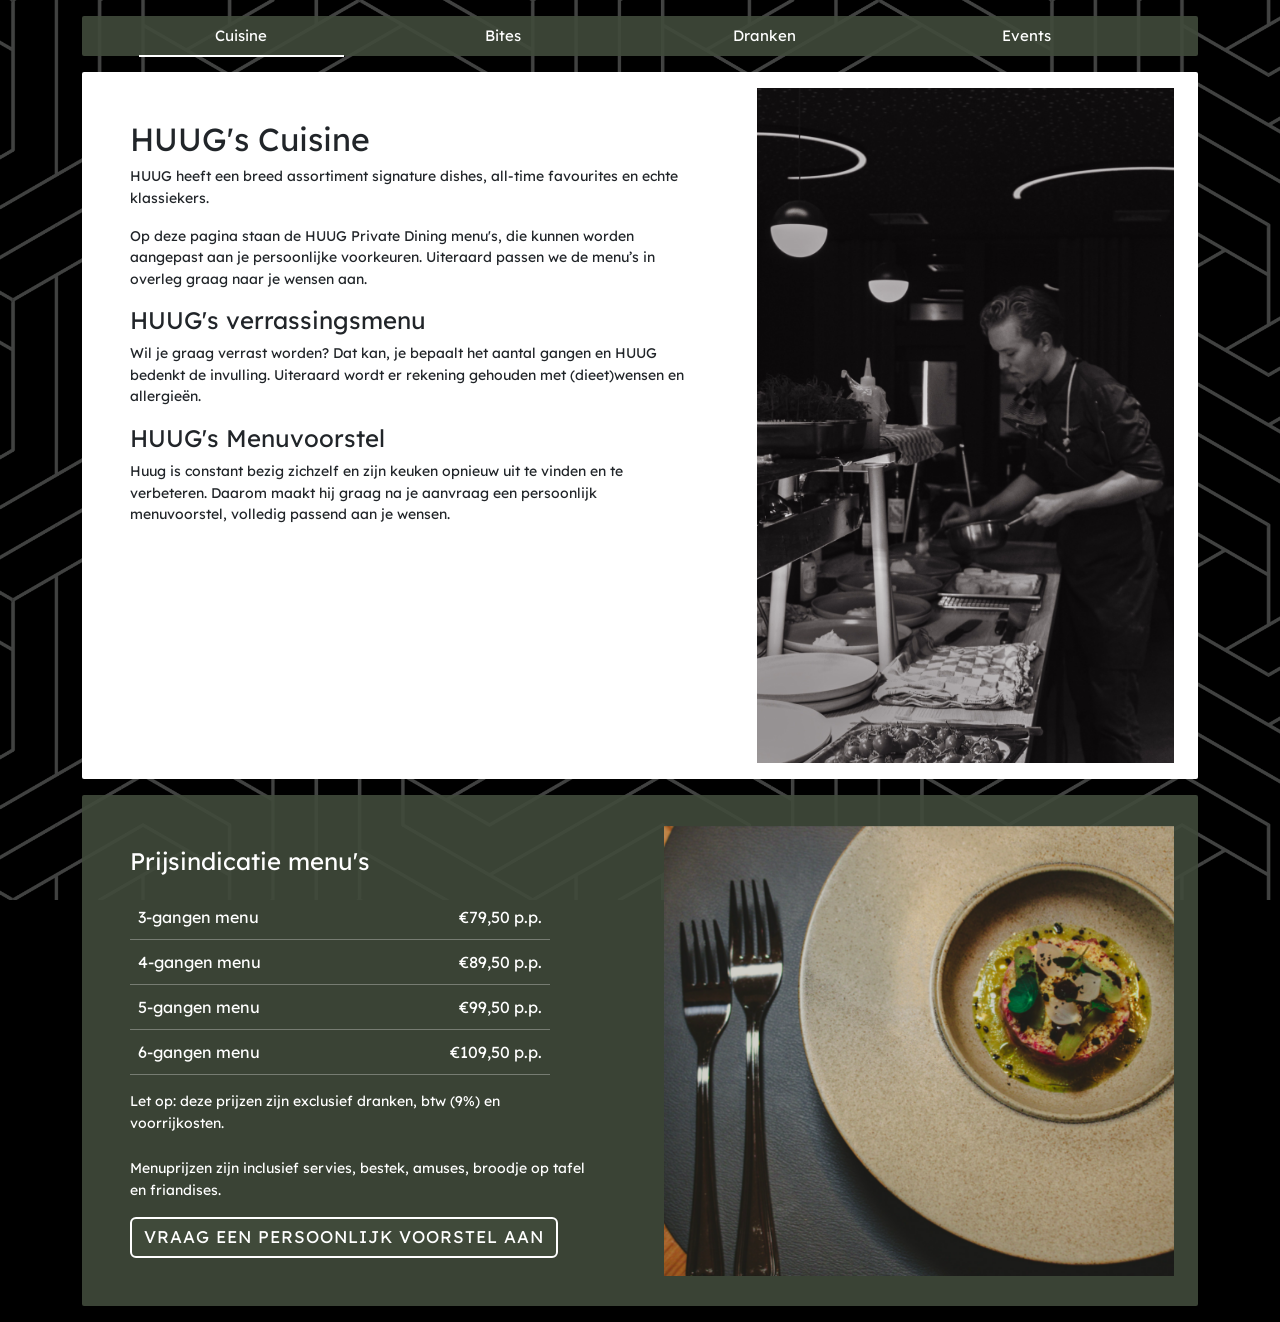
<file: menu.html>
<!DOCTYPE html>
<html lang="en">

<head>
    <link href="https://cdn.jsdelivr.net/npm/bootstrap@5.2.3/dist/css/bootstrap.min.css" rel="stylesheet">
    <link rel="stylesheet" href="style.css">
    <script src="https://cdn.jsdelivr.net/npm/bootstrap@5.2.3/dist/js/bootstrap.bundle.min.js"></script>
</head>

<body>

    <div class="container">
        <div class="row d-flex justify-content-center"
            style="font-family: HUUGFont-klein; padding-left: 12px; padding-right: 12px;">
            <ul class="nav nav-tabs col-12 mt-3 d-flex justify-content-evenly border-0 align-self-center" id="menu-tab" role="tablist">
                <button class="nav-link active" id="Cuisine-tab" data-bs-toggle="tab" data-bs-target="#Cuisine"
                    type="button" role="tab" aria-controls="Cuisine" aria-selected="true">Cuisine</button>
                <button class="nav-link" id="Bites-tab" data-bs-toggle="tab" data-bs-target="#Bites" type="button"
                    role="tab" aria-controls="Bites" aria-selected="false">Bites</button>
                <button class="nav-link" id="Dranken-tab" data-bs-toggle="tab" data-bs-target="#Dranken" type="button"
                    role="tab" aria-controls="Dranken" aria-selected="false">Dranken</button>
                <button class="nav-link" id="Events-tab" data-bs-toggle="tab" data-bs-target="#Events" type="button"
                    role="tab" aria-controls="Events" aria-selected="false">Events</button>
            </ul>
        </div>

        <div class="tab-content bg-transparent border-0">

            <div class="tab-pane fade show active" id="Cuisine" role="tabpanel" aria-labelledby="Cuisine-tab">
                <div class="bg-white my-3" id="voorpagina-menu">
                    <div class="col-12 col-md-7 p-4 p-md-5">
                        <h6 class="fs-2">HUUG's Cuisine</h6>
                        <p>HUUG heeft een breed assortiment signature dishes, all-time
                            favourites en echte klassiekers.</p>
                        <p>Op deze pagina staan de HUUG Private Dining menu's, die
                            kunnen worden aangepast aan je persoonlijke voorkeuren.
                            Uiteraard passen we de menu’s in overleg graag naar je
                            wensen aan.</p>
                        <h6 class="fs-4">HUUG's verrassingsmenu</h6>
                        <p>Wil je graag verrast worden? Dat kan, je bepaalt het aantal
                            gangen en HUUG bedenkt de invulling. Uiteraard wordt er
                            rekening gehouden met (dieet)wensen en allergieën. </p>
                        <h6 class="fs-4">HUUG's Menuvoorstel</h6>
                        <p>Huug is constant bezig zichzelf en zijn keuken opnieuw uit te vinden
                            en te verbeteren. Daarom maakt hij graag na je aanvraag een
                            persoonlijk menuvoorstel, volledig passend aan je wensen.</p>
                    </div>
                    <div class="d-none d-md-flex col-5 py-3 px-4 justify-content-end">
                        <img src="images-small/cuisine-voorpagina.png" alt="Privé chef" class="img-fluid"
                            style="height: 75vh;">
                    </div>
                </div>
                <div class="d-md-none">
                    <div id="sliderCuisineM" class="carousel slide menu-slider" data-bs-ride="carousel" data-bs-pause="false">
                            <div class="carousel-inner">
                            <div class="carousel-item active" data-bs-interval="5000">
                                <img src="images-small/cuisine-voorpagina-2.png" alt="Gerecht van HUUG Private Dining" class="d-block">
                            </div>
                            <div class="carousel-item" data-bs-interval="5000">
                                <img src="images-small/foto-7040.jpg" alt="Gedekte tafel met menukaart" class="d-block">
                            </div>
                            </div>
                        </div>
                </div>
                <div class="my-3" id="voorpagina-menu" style="background-color: rgba(65, 75, 59, 0.9);">
                    <div class="col-12 col-md-6 p-4 p-md-5 text-white">
                        <p class="fs-4">Prijsindicatie menu's</p>
                        <table class="prijstabel">
                            <tbody>
                                <tr><td>3-gangen menu</td><td>&euro;79,50 p.p.</td></tr>
                                <tr><td>4-gangen menu</td><td>&euro;89,50 p.p.</td></tr>
                                <tr><td>5-gangen menu</td><td>&euro;99,50 p.p.</td></tr>
                                <tr><td>6-gangen menu</td><td>&euro;109,50 p.p.</td></tr>
                            </tbody>
                        </table>
                        <p class="pb-2">Let op: deze prijzen zijn exclusief dranken, btw (9%) en voorrijkosten.</p>
                        <p>Menuprijzen zijn inclusief servies, bestek, amuses, broodje op tafel en friandises.</p>
                        <a href="#" class="btn" id="btn-hero" onclick="triggerBtn(); return false;">VRAAG EEN PERSOONLIJK VOORSTEL AAN</a>
                    </div>
                    <div class="d-none d-md-flex col-6 p-4 justify-content-end">
                        <div id="sliderCuisineD" class="carousel slide menu-slider" data-bs-ride="carousel" data-bs-pause="false">
                            <div class="carousel-inner">
                            <div class="carousel-item active" data-bs-interval="5000">
                                <img src="images-small/cuisine-voorpagina-2.png" alt="Gerecht van HUUG Private Dining" class="d-block">
                            </div>
                            <div class="carousel-item" data-bs-interval="5000">
                                <img src="images-small/foto-7040.jpg" alt="Gedekte tafel met menukaart" class="d-block">
                            </div>
                            </div>
                        </div>
                    </div>
                </div>

            </div>

            <div class="tab-pane fade" id="Bites" role="tabpanel" aria-labelledby="Bites-tab">
                <div class="bg-white my-3" id="voorpagina-menu">
                    <div class="col-12 col-md-7 p-4 p-md-5">
                        <h6 class="fs-2">HUUG's Bites</h6>
                        <p>Heb je iets te vieren, is er een jarige, of gewoon omdat het gezellig en
                            lekker is? HUUG verzorgt bites op locatie voor elke gelegenheid. HUUG's
                            bites zijn kleine eenhapsgerechtjes welke te verkrijgen zijn in een breed
                            assortiment. De hapjes die HUUG voor jou meeneemt worden uiteraard
                            voorafgaand aan het event besproken.</p>
                        <p>Hieronder vind je enkele voorbeelden van HUUG's goedlopende bites.</p>
                    </div>
                    <div class="d-none d-md-flex col-5 py-3 px-4 justify-content-end">
                        <div id="sliderBites1D" class="carousel slide menu-slider" data-bs-ride="carousel" data-bs-pause="false">
                            <div class="carousel-inner">
                            <div class="carousel-item active" data-bs-interval="5000">
                                <img src="images-small/foto-7517.jpg" alt="Bites op een schaal" class="d-block">
                            </div>
                            <div class="carousel-item" data-bs-interval="5000">
                                <img src="images-small/foto-7532.jpg" alt="Bites op een dienblad" class="d-block">
                            </div>
                            </div>
                        </div>
                    </div>
                </div>
                <div class="d-md-none">
                    <div id="sliderBites1M" class="carousel slide menu-slider" data-bs-ride="carousel" data-bs-pause="false">
                            <div class="carousel-inner">
                            <div class="carousel-item active" data-bs-interval="5000">
                                <img src="images-small/foto-7517.jpg" alt="Bites op een schaal" class="d-block">
                            </div>
                            <div class="carousel-item" data-bs-interval="5000">
                                <img src="images-small/foto-7532.jpg" alt="Bites op een dienblad" class="d-block">
                            </div>
                            </div>
                        </div>
                </div>
                <div class="my-3" id="voorpagina-menu" style="background-color: rgba(65, 75, 59, 0.9);">
                    <div class="d-none d-md-flex col-6 p-5">
                        <div id="sliderBites2D" class="carousel slide menu-slider" data-bs-ride="carousel" data-bs-pause="false">
                            <div class="carousel-inner">
                            <div class="carousel-item active" data-bs-interval="5000">
                                <img src="images-small/foto-7090.jpg" alt="Gerecht in kommen" class="d-block">
                            </div>
                            <div class="carousel-item" data-bs-interval="5000">
                                <img src="images-small/foto-1005.jpg" alt="Bites worden geserveerd" class="d-block">
                            </div>
                            </div>
                        </div>
                    </div>
                    <div class="col-12 col-md-6 py-2 px-5 text-white">
                        <p class="fs-4">Prijzen Bites</p>
                        <table class="prijstabel">
                            <thead>
                                <tr><th></th><th>Kleine bites</th><th>Medium bites</th></tr>
                            </thead>
                            <tbody>
                                <tr><td>3 bites</td><td>&euro;8,50 p.p.</td><td>&euro;12,50 p.p.</td></tr>
                                <tr><td>5 bites</td><td>&euro;11,50 p.p.</td><td>&euro;18,50 p.p.</td></tr>
                                <tr><td>7 bites</td><td>&euro;16,50 p.p.</td><td>&euro;26,50 p.p.</td></tr>
                            </tbody>
                        </table>
                        <p style="font-size: small;">Kleine bites: voor groepen vanaf 30 personen, kleiner in overleg.<br>
                            Medium bites: voor groepen vanaf 20 personen, kleiner in overleg.<br>
                            Inclusief servies/disposables en bestek. Alle prijzen zijn exclusief btw.</p>
                        <a href="#" class="btn mb-3" id="btn-hero" onclick="triggerBtn(); return false;">VRAAG EEN PERSOONLIJK VOORSTEL AAN</a>
                    </div>
                </div>

            </div>

            <div class="tab-pane fade" id="Dranken" role="tabpanel" aria-labelledby="Drank-tab">
                <div class="bg-white my-3" id="voorpagina-menu">
                    <div class="col-12 col-md-7 p-4 p-md-5">
                        <h6 class="fs-2">HUUG's dranken</h6>
                        <p>Een diner, borrel of feest is pas compleet met een passend dranken
                            aanbod! Dit hoeft heus niet altijd uit alcoholhoudende dranken te
                            bestaan. HUUG biedt bijvoorbeeld ook 0,0%-arrangement. Daarnaast zijn
                            ook (virgin) cocktails beschikbaar die aangepast kunnen worden aan het
                            menu of voor de gelegenheid.</p>
                        <p>Alle dranken worden geserveerd inclusief bijbehorend glaswerk.</p>
                    </div>
                    <div class="d-none d-md-flex col-5 py-3 px-4 justify-content-end">
                        <div id="sliderDrankenD" class="carousel slide menu-slider" data-bs-ride="carousel" data-bs-pause="false">
                            <div class="carousel-inner">
                            <div class="carousel-item active" data-bs-interval="5000">
                                <img src="images-small/foto-7032.jpg" alt="Wijnen en glaswerk" class="d-block">
                            </div>
                            <div class="carousel-item" data-bs-interval="5000">
                                <img src="images-small/foto-5204.jpg" alt="Dranken worden geschonken" class="d-block">
                            </div>
                            </div>
                        </div>
                    </div>
                </div>
                <div class="d-md-none">
                    <div id="sliderDrankenM" class="carousel slide menu-slider" data-bs-ride="carousel" data-bs-pause="false">
                            <div class="carousel-inner">
                            <div class="carousel-item active" data-bs-interval="5000">
                                <img src="images-small/foto-7032.jpg" alt="Wijnen en glaswerk" class="d-block">
                            </div>
                            <div class="carousel-item" data-bs-interval="5000">
                                <img src="images-small/foto-5204.jpg" alt="Dranken worden geschonken" class="d-block">
                            </div>
                            </div>
                        </div>
                </div>
                <div class="row my-3">
                    <div class="col-12 col-md-6 mb-md-0 mb-3" id="card-menu">
                        <div class="toggle-header d-flex align-items-center justify-content-between"
                            style="cursor: pointer;">
                            <img src="images-small/Menu-Logo.png" alt="card19" class="p-2">
                            <div class="text-center">
                                <h3>Wijn</h3>
                                <h3>Arrangementen</h3>
                            </div>
                            <button class="toggle-btn border-0 bg-transparent mt-auto text-white"
                                style="transform: rotate(0deg); transition: transform 0.3s ease;">
                                <svg width="28" height="28" viewBox="0 0 24 24" fill="currentColor" xmlns="http://www.w3.org/2000/svg">
                                    <polygon points="4,7 12,17 20,7"/>
                                </svg>
                            </button>
                        </div>
                        <div class="content bg-white" style="max-height: 0; overflow: hidden; text-align: center;">
                            <img src="images-small/Wijn-menu.png" alt="card22" class="img-fluid">
                        </div>
                    </div>
                    <div class="col-12 col-md-6" id="card-menu">
                        <div class="toggle-header d-flex align-items-center justify-content-between"
                            style="cursor: pointer;">
                            <img src="images-small/Menu-Logo.png" alt="card19" class="p-2">
                            <div class="text-center">
                                <h3>Bier</h3>
                                <h3>Arrangementen</h3>
                            </div>
                            <button class="toggle-btn border-0 bg-transparent mt-auto text-white"
                                style="transform: rotate(0deg); transition: transform 0.3s ease;">
                                <svg width="28" height="28" viewBox="0 0 24 24" fill="currentColor" xmlns="http://www.w3.org/2000/svg">
                                    <polygon points="4,7 12,17 20,7"/>
                                </svg>
                            </button>
                        </div>
                        <div class="content bg-white" style="max-height: 0; overflow: hidden; text-align: center;">
                            <img src="images-small/Bier-menu.png" alt="card20" class="img-fluid">
                        </div>
                    </div>
                </div>

                <div class="row my-3">
                    <div class="col-12 col-md-6 mb-md-0 mb-3" id="card-menu">
                        <div class="toggle-header d-flex align-items-center justify-content-between" style="cursor: pointer;">
                            <img src="images-small/Menu-Logo.png" alt="card19" class="p-2">
                            <div class="text-center">
                                <h3>Alcohol vrij</h3>
                                <h3>arrangementen</h3>
                            </div>
                            <button class="toggle-btn border-0 bg-transparent mt-auto text-white"
                                style="transform: rotate(0deg); transition: transform 0.3s ease;">
                                <svg width="28" height="28" viewBox="0 0 24 24" fill="currentColor" xmlns="http://www.w3.org/2000/svg">
                                    <polygon points="4,7 12,17 20,7"/>
                                </svg>
                            </button>
                        </div>
                        <div class="content bg-white" style="max-height: 0; overflow: hidden; text-align: center;">
                            <img src="images-small/Alcoholvrij-menu.png" alt="card22" class="img-fluid">
                        </div>
                    </div>
                    <div class="col-12 col-md-6" id="card-menu">
                        <div class="toggle-header d-flex align-items-center justify-content-between" style="cursor: pointer;">
                            <img src="images-small/Menu-Logo.png" alt="card19" class="p-2">
                            <div class="text-center">
                                <h3>Cocktails &</h3>
                                <h3>Aperitieven</h3>
                            </div>
                            <button class="toggle-btn border-0 bg-transparent mt-auto text-white"
                                style="transform: rotate(0deg); transition: transform 0.3s ease;">
                                <svg width="28" height="28" viewBox="0 0 24 24" fill="currentColor" xmlns="http://www.w3.org/2000/svg">
                                    <polygon points="4,7 12,17 20,7"/>
                                </svg>
                            </button>
                        </div>
                        <div class="content bg-white" style="max-height: 0; overflow: hidden; text-align: center;">
                            <img src="images-small/Cocktails-menu.png" alt="card22" class="img-fluid">
                        </div>
                    </div>
                </div>
            </div>

            <div class="tab-pane fade" id="Events" role="tabpanel" aria-labelledby="Events-tab">
                <div class="bg-white my-3" id="voorpagina-menu">
                    <div class="col-12 col-md-7 p-4 p-md-5">
                        <h6 class="fs-2">HUUG's Events</h6>
                        <p>Binnenkort een event te organiseren maar geen idee waar te
                            beginnen? HUUG helpt je, HUUG heeft alle nodige materialen en
                            kennis tot zijn beschikking om je event tot een succesvol en
                            geslaagd event te maken.</p>
                        <p>Naast koken vindt HUUG het het allerleukst om zijn gasten een totaal
                            ervaring te laten beleven. HUUG zegt het altijd maar zo “natuurlijk is
                            het eten belangrijk, maar als je op een mooie stoel zit, aan een
                            prachtig gedekte tafel en met sfeervolle achtergrondmuziek dan pas
                            is het af”. </p>
                        <p>Het gaat dus om het totaalplaatje. Van het begin tot het einde
                            begeleidt HUUG de organisatie van het event. Benieuwd naar de
                            mogelijkheden? neem vrijblijvend contact op met HUUG en stel hem
                            je vragen.</p>
                    </div>
                    <div class="d-none d-md-flex col-5 p-4 justify-content-end">
                        <img src="images-small/foto-7456.jpg" alt="Privé chef" class="img-fluid"
                            style="height: 50vh;">
                    </div>
                </div>
                <img src="images-small/foto-7456.jpg" alt="Privé chef" class="img-fluid d-md-none mb-3">
            </div>



        </div>
    </div>

    <script>
        document.addEventListener("DOMContentLoaded", function () {
            const hash = window.location.hash.substr(1);
            if (hash) {
                const tabElement = document.getElementById(hash + '-tab');
                if (tabElement) {
                    tabElement.click();  // Activate the tab based on the hash
                }
            }
        });
    </script>
</body>

</html>
</file>
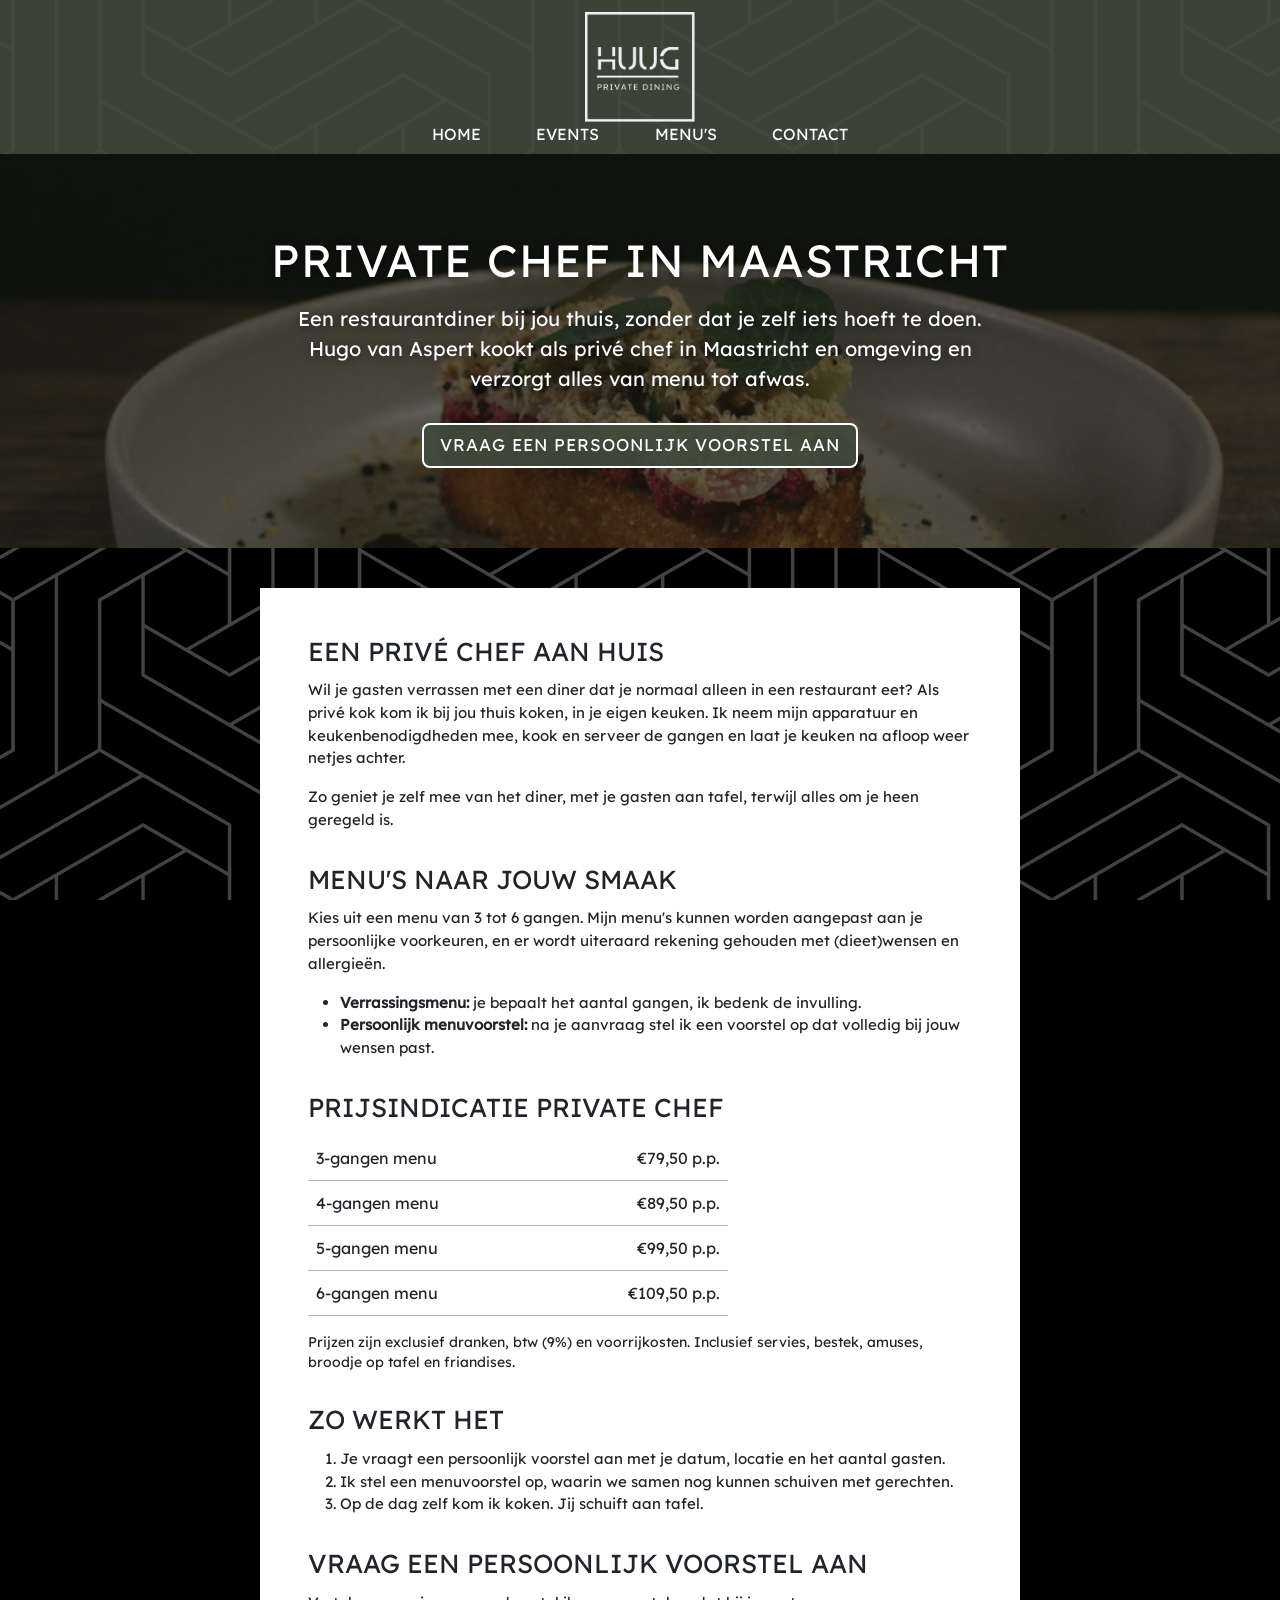
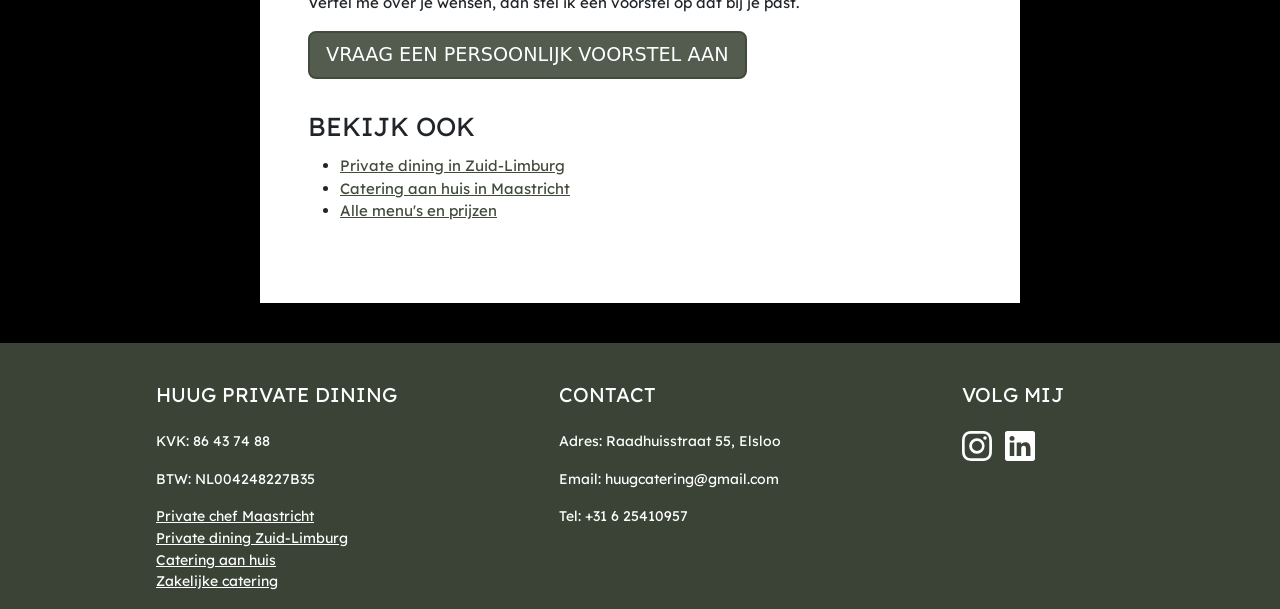
<file: private-chef-maastricht.html>
<!DOCTYPE html>
<html lang="nl">

<head>
    <meta charset="UTF-8">
    <meta name="viewport" content="width=device-width, initial-scale=1.0">
    <title>Private chef Maastricht | HUUG Private Dining</title>
    <meta name="description" content="Private chef aan huis in Maastricht en omgeving. Een diner met 3 tot 6 gangen bij jou thuis, volledig verzorgd door Hugo van Aspert. Vraag een persoonlijk voorstel aan.">
    <link rel="canonical" href="https://www.huugprivatedining.nl/private-chef-maastricht.html">
    <meta property="og:title" content="Private chef Maastricht | HUUG Private Dining">
    <meta property="og:description" content="Private chef aan huis in Maastricht en omgeving. Een diner met 3 tot 6 gangen bij jou thuis, volledig verzorgd door Hugo van Aspert. Vraag een persoonlijk voorstel aan.">
    <meta property="og:type" content="website">
    <meta property="og:url" content="https://www.huugprivatedining.nl/private-chef-maastricht.html">
    <meta property="og:image" content="https://www.huugprivatedining.nl/images-small/Home-2.jpg">
    <link href="https://cdn.jsdelivr.net/npm/bootstrap@5.2.3/dist/css/bootstrap.min.css" rel="stylesheet">
    <link rel="icon" href="favicon.ico" type="image/x-icon">
    <link rel="apple-touch-icon" sizes="180x180" href="apple-touch-icon.png">
    <link rel="stylesheet" href="style.css">
</head>

<body>
    <header class="seo-header text-center">
        <a href="index.html"><img src="images-small/logog.png" alt="HUUG Private Dining" class="img-fluid"></a>
        <nav class="seo-nav" style="font-family: HUUGFont-klein;">
            <a href="index.html">HOME</a>
            <a href="index.html#events">EVENTS</a>
            <a href="index.html#menu">MENU'S</a>
            <a href="index.html#contact">CONTACT</a>
        </nav>
    </header>

    <main>
        <div class="seo-hero" style="background-image: linear-gradient(rgba(20, 25, 18, 0.6), rgba(20, 25, 18, 0.6)), url('images-small/Home-2.jpg');" role="img" aria-label="Private chef Maastricht aan het werk">
            <div class="container text-center text-white">
                <h1>Private chef in Maastricht</h1>
                <p>Een restaurantdiner bij jou thuis, zonder dat je zelf iets hoeft te doen. Hugo van Aspert kookt als privé chef in Maastricht en omgeving en verzorgt alles van menu tot afwas.</p>
                <a href="index.html#contact" class="btn btn-lg" id="btn-hero">VRAAG EEN PERSOONLIJK VOORSTEL AAN</a>
            </div>
        </div>

        <div class="container seo-inhoud">
            <div class="row justify-content-center">
                <div class="col-12 col-lg-8 bg-white p-4 p-md-5">
<section class="seo-sectie">
<h2>Een privé chef aan huis</h2>
<p>Wil je gasten verrassen met een diner dat je normaal alleen in een restaurant eet? Als privé kok kom ik bij jou thuis koken, in je eigen keuken. Ik neem mijn apparatuur en keukenbenodigdheden mee, kook en serveer de gangen en laat je keuken na afloop weer netjes achter.</p>
<p>Zo geniet je zelf mee van het diner, met je gasten aan tafel, terwijl alles om je heen geregeld is.</p>
</section>
<section class="seo-sectie">
<h2>Menu's naar jouw smaak</h2>
<p>Kies uit een menu van 3 tot 6 gangen. Mijn menu's kunnen worden aangepast aan je persoonlijke voorkeuren, en er wordt uiteraard rekening gehouden met (dieet)wensen en allergieën.</p>
<ul>
<li><strong>Verrassingsmenu:</strong> je bepaalt het aantal gangen, ik bedenk de invulling.</li>
<li><strong>Persoonlijk menuvoorstel:</strong> na je aanvraag stel ik een voorstel op dat volledig bij jouw wensen past.</li>
</ul>
</section>
<section class="seo-sectie">
<h2>Prijsindicatie private chef</h2>
<table class="prijstabel prijstabel-licht">
<tbody>
<tr><td>3-gangen menu</td><td>&euro;79,50 p.p.</td></tr>
<tr><td>4-gangen menu</td><td>&euro;89,50 p.p.</td></tr>
<tr><td>5-gangen menu</td><td>&euro;99,50 p.p.</td></tr>
<tr><td>6-gangen menu</td><td>&euro;109,50 p.p.</td></tr>
</tbody>
</table>
<p class="klein">Prijzen zijn exclusief dranken, btw (9%) en voorrijkosten. Inclusief servies, bestek, amuses, broodje op tafel en friandises.</p>
</section>
<section class="seo-sectie">
<h2>Zo werkt het</h2>
<ol>
<li>Je vraagt een persoonlijk voorstel aan met je datum, locatie en het aantal gasten.</li>
<li>Ik stel een menuvoorstel op, waarin we samen nog kunnen schuiven met gerechten.</li>
<li>Op de dag zelf kom ik koken. Jij schuift aan tafel.</li>
</ol>
</section>
                    <section class="seo-sectie">
                        <h2>Vraag een persoonlijk voorstel aan</h2>
                        <p>Vertel me over je wensen, dan stel ik een voorstel op dat bij je past.</p>
                        <a href="index.html#contact" class="btn btn-lg" id="btn-verstuur">VRAAG EEN PERSOONLIJK VOORSTEL AAN</a>
                    </section>
                    <section class="seo-sectie">
                        <h2>Bekijk ook</h2>
                        <ul>
<li><a href="private-dining-limburg.html">Private dining in Zuid-Limburg</a></li>
<li><a href="catering-aan-huis-maastricht.html">Catering aan huis in Maastricht</a></li>
                            <li><a href="index.html#menu">Alle menu's en prijzen</a></li>
                        </ul>
                    </section>
                </div>
            </div>
        </div>
    </main>

    <footer class="text-center text-lg-start text-white">
        <div class="container p-4 pb-0">
            <section class="">
                <div class="row">
                    <div class="col-md-3 col-lg-3 col-xl-3 mx-auto mt-3">
                        <h5 class="text-uppercase mb-4 font-weight-bold">
                            HUUG Private Dining
                        </h5>
                        <p>
                            KVK: 86 43 74 88
                        </p>
                        <p>
                            BTW: NL004248227B35
                        </p>
                        <p>
                            <a href="private-chef-maastricht.html" class="text-white">Private chef Maastricht</a><br>
                            <a href="private-dining-limburg.html" class="text-white">Private dining Zuid-Limburg</a><br>
                            <a href="catering-aan-huis-maastricht.html" class="text-white">Catering aan huis</a><br>
                            <a href="zakelijke-catering-maastricht.html" class="text-white">Zakelijke catering</a>
                        </p>
                    </div>

                    <div class="col-md-4 col-lg-3 col-xl-3 mx-auto mt-3">
                        <h5 class="text-uppercase mb-4 font-weight-bold">Contact</h5>
                        <p><i class="fas fa-home mr-3"></i> Adres: Raadhuisstraat 55, Elsloo</p>
                        <p><i class="fas fa-envelope mr-3"></i> Email: huugcatering@gmail.com</p>
                        <p><i class="fas fa-phone mr-3"></i>Tel: +31 6 25410957</p>
                    </div>

                    <div class="col-md-2 mx-auto mt-3">
                        <h5 class="text-uppercase mb-4 font-weight-bold">Volg mij</h5>

                        <a href="https://www.instagram.com/hugo_van_aspert/?hl=en" role="button" target="_blank"><svg
                                xmlns="http://www.w3.org/2000/svg" width="30" height="30" fill="white"
                                class="bi bi-instagram me-1" viewBox="0 0 16 16">
                                <path
                                    d="M8 0C5.829 0 5.556.01 4.703.048 3.85.088 3.269.222 2.76.42a3.917 3.917 0 0 0-1.417.923A3.927 3.927 0 0 0 .42 2.76C.222 3.268.087 3.85.048 4.7.01 5.555 0 5.827 0 8.001c0 2.172.01 2.444.048 3.297.04.852.174 1.433.372 1.942.205.526.478.972.923 1.417.444.445.89.719 1.416.923.51.198 1.09.333 1.942.372C5.555 15.99 5.827 16 8 16s2.444-.01 3.298-.048c.851-.04 1.434-.174 1.943-.372a3.916 3.916 0 0 0 1.416-.923c.445-.445.718-.891.923-1.417.197-.509.332-1.09.372-1.942C15.99 10.445 16 10.173 16 8s-.01-2.445-.048-3.299c-.04-.851-.175-1.433-.372-1.941a3.926 3.926 0 0 0-.923-1.417A3.911 3.911 0 0 0 13.24.42c-.51-.198-1.092-.333-1.943-.372C10.443.01 10.172 0 7.998 0h.003zm-.717 1.442h.718c2.136 0 2.389.007 3.232.046.78.035 1.204.166 1.486.275.373.145.64.319.92.599.28.28.453.546.598.92.11.281.24.705.275 1.485.039.843.047 1.096.047 3.231s-.008 2.389-.047 3.232c-.035.78-.166 1.203-.275 1.485a2.47 2.47 0 0 1-.599.919c-.28.28-.546.453-.92.598-.28.11-.704.24-1.485.276-.843.038-1.096.047-3.232.047s-2.39-.009-3.233-.047c-.78-.036-1.203-.166-1.485-.276a2.478 2.478 0 0 1-.92-.598 2.48 2.48 0 0 1-.6-.92c-.109-.281-.24-.705-.275-1.485-.038-.843-.046-1.096-.046-3.233 0-2.136.008-2.388.046-3.231.036-.78.166-1.204.276-1.486.145-.373.319-.64.599-.92.28-.28.546-.453.92-.598.282-.11.705-.24 1.485-.276.738-.034 1.024-.044 2.515-.045v.002zm4.988 1.328a.96.96 0 1 0 0 1.92.96.96 0 0 0 0-1.92zm-4.27 1.122a4.109 4.109 0 1 0 0 8.217 4.109 4.109 0 0 0 0-8.217zm0 1.441a2.667 2.667 0 1 1 0 5.334 2.667 2.667 0 0 1 0-5.334z" />
                            </svg></i></a>

                        <a href="https://nl.linkedin.com/in/hugo-van-aspert-8325661a7" role="button"
                            target="_blank"><svg xmlns="http://www.w3.org/2000/svg" width="30" height="30" fill="white"
                                class="bi bi-linkedin ms-1" viewBox="0 0 16 16">
                                <path
                                    d="M0 1.146C0 .513.526 0 1.175 0h13.65C15.474 0 16 .513 16 1.146v13.708c0 .633-.526 1.146-1.175 1.146H1.175C.526 16 0 15.487 0 14.854V1.146zm4.943 12.248V6.169H2.542v7.225h2.401zm-1.2-8.212c.837 0 1.358-.554 1.358-1.248-.015-.709-.52-1.248-1.342-1.248-.822 0-1.359.54-1.359 1.248 0 .694.521 1.248 1.327 1.248h.016zm4.908 8.212V9.359c0-.216.016-.432.08-.586.173-.431.568-.878 1.232-.878.869 0 1.216.662 1.216 1.634v3.865h2.401V9.25c0-2.22-1.184-3.252-2.764-3.252-1.274 0-1.845.7-2.165 1.193v.025h-.016a5.54 5.54 0 0 1 .016-.025V6.169h-2.4c.03.678 0 7.225 0 7.225h2.4z" />
                            </svg></a>
                    </div>
                </div>
            </section>
        </div>
    </footer>
</body>

</html>
</file>
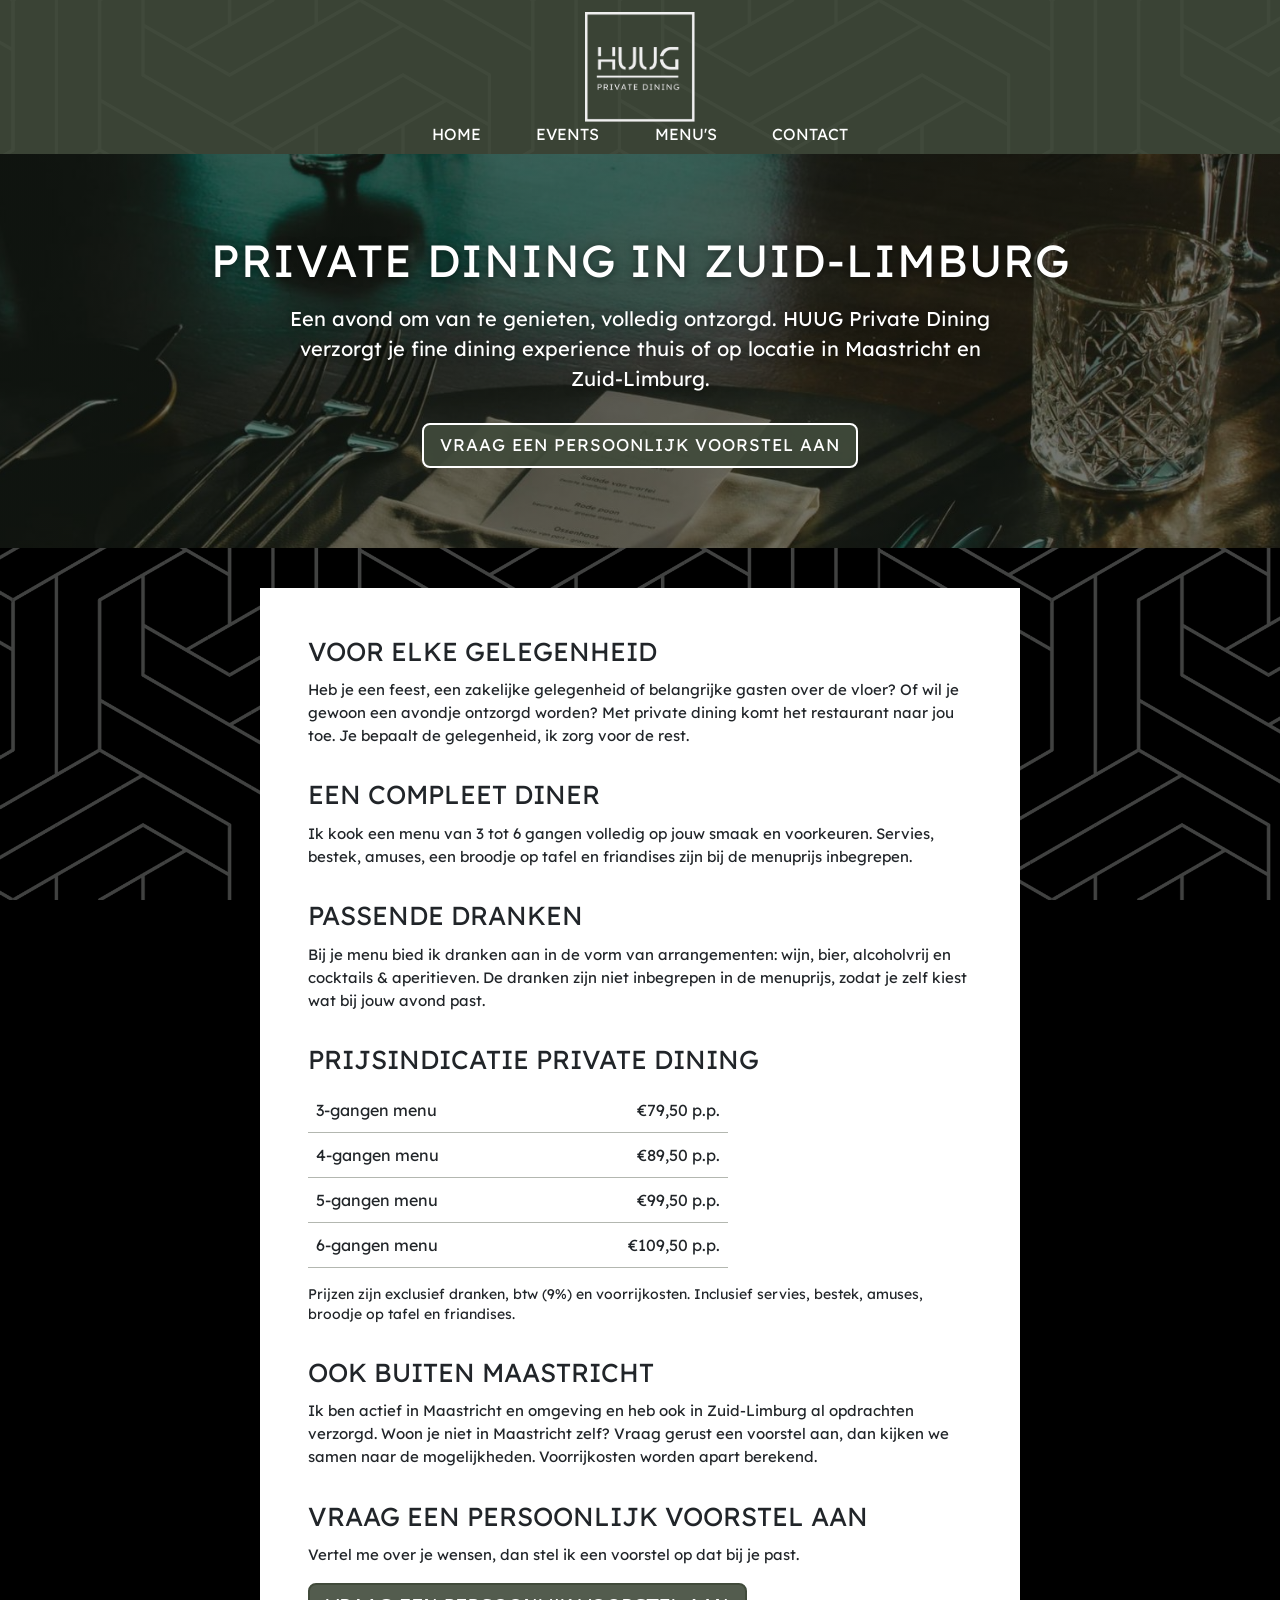
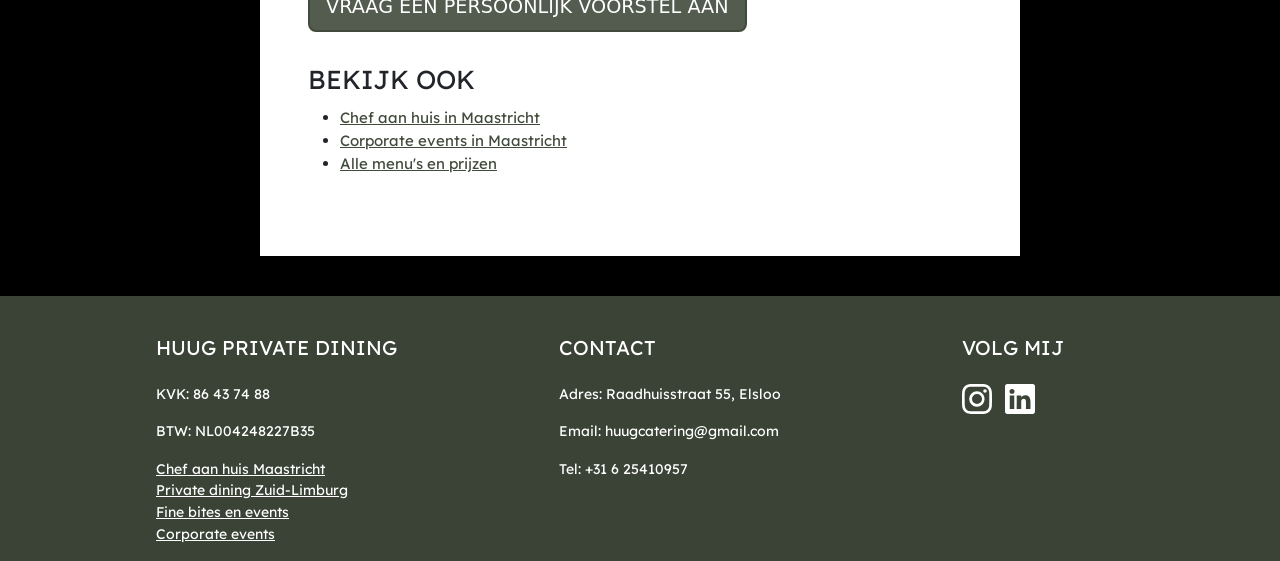
<file: private-dining-limburg.html>
<!DOCTYPE html>
<html lang="nl">

<head>
    <meta charset="UTF-8">
    <meta name="viewport" content="width=device-width, initial-scale=1.0">
    <title>Private dining Zuid-Limburg | HUUG Private Dining</title>
    <meta name="description" content="Private dining en fine dining in Zuid-Limburg: een culinaire totaalbeleving thuis of op locatie, met menu's van 3 tot 6 gangen en passende dranken. Volledig ontzorgd door HUUG Private Dining.">
    <link rel="canonical" href="https://www.huugprivatedining.nl/private-dining-limburg.html">
    <meta property="og:title" content="Private dining Zuid-Limburg | HUUG Private Dining">
    <meta property="og:description" content="Private dining en fine dining in Zuid-Limburg: een culinaire totaalbeleving thuis of op locatie, met menu's van 3 tot 6 gangen en passende dranken. Volledig ontzorgd door HUUG Private Dining.">
    <meta property="og:type" content="website">
    <meta property="og:url" content="https://www.huugprivatedining.nl/private-dining-limburg.html">
    <meta property="og:image" content="https://www.huugprivatedining.nl/images-small/foto-7040.jpg">
    <link href="https://cdn.jsdelivr.net/npm/bootstrap@5.2.3/dist/css/bootstrap.min.css" rel="stylesheet">
    <link rel="icon" href="favicon.ico" type="image/x-icon">
    <link rel="apple-touch-icon" sizes="180x180" href="apple-touch-icon.png">
    <link rel="stylesheet" href="style.css">
</head>

<body>
    <header class="seo-header text-center">
        <a href="index.html"><img src="images-small/logog.png" alt="HUUG Private Dining" class="img-fluid"></a>
        <nav class="seo-nav" style="font-family: HUUGFont-klein;">
            <a href="index.html">HOME</a>
            <a href="index.html#events">EVENTS</a>
            <a href="index.html#menu">MENU'S</a>
            <a href="index.html#contact">CONTACT</a>
        </nav>
    </header>

    <main>
        <div class="seo-hero" style="background-image: linear-gradient(rgba(20, 25, 18, 0.6), rgba(20, 25, 18, 0.6)), url('images-small/foto-7040.jpg');" role="img" aria-label="Private dining Limburg">
            <div class="container text-center text-white">
                <h1>Private dining in Zuid-Limburg</h1>
                <p>Een avond om van te genieten, volledig ontzorgd. HUUG Private Dining verzorgt je fine dining experience thuis of op locatie in Maastricht en Zuid-Limburg.</p>
                <a href="index.html#contact" class="btn btn-lg" id="btn-hero">VRAAG EEN PERSOONLIJK VOORSTEL AAN</a>
            </div>
        </div>

        <div class="container seo-inhoud">
            <div class="row justify-content-center">
                <div class="col-12 col-lg-8 bg-white p-4 p-md-5">
<section class="seo-sectie">
<h2>Voor elke gelegenheid</h2>
<p>Heb je een feest, een zakelijke gelegenheid of belangrijke gasten over de vloer? Of wil je gewoon een avondje ontzorgd worden? Met private dining komt het restaurant naar jou toe. Je bepaalt de gelegenheid, ik zorg voor de rest.</p>
</section>
<section class="seo-sectie">
<h2>Een compleet diner</h2>
<p>Ik kook een menu van 3 tot 6 gangen volledig op jouw smaak en voorkeuren. Servies, bestek, amuses, een broodje op tafel en friandises zijn bij de menuprijs inbegrepen.</p>
</section>
<section class="seo-sectie">
<h2>Passende dranken</h2>
<p>Bij je menu bied ik dranken aan in de vorm van arrangementen: wijn, bier, alcoholvrij en cocktails &amp; aperitieven. De dranken zijn niet inbegrepen in de menuprijs, zodat je zelf kiest wat bij jouw avond past.</p>
</section>
<section class="seo-sectie">
<h2>Prijsindicatie private dining</h2>
<table class="prijstabel prijstabel-licht">
<tbody>
<tr><td>3-gangen menu</td><td>&euro;79,50 p.p.</td></tr>
<tr><td>4-gangen menu</td><td>&euro;89,50 p.p.</td></tr>
<tr><td>5-gangen menu</td><td>&euro;99,50 p.p.</td></tr>
<tr><td>6-gangen menu</td><td>&euro;109,50 p.p.</td></tr>
</tbody>
</table>
<p class="klein">Prijzen zijn exclusief dranken, btw (9%) en voorrijkosten. Inclusief servies, bestek, amuses, broodje op tafel en friandises.</p>
</section>
<section class="seo-sectie">
<h2>Ook buiten Maastricht</h2>
<p>Ik ben actief in Maastricht en omgeving en heb ook in Zuid-Limburg al opdrachten verzorgd. Woon je niet in Maastricht zelf? Vraag gerust een voorstel aan, dan kijken we samen naar de mogelijkheden. Voorrijkosten worden apart berekend.</p>
</section>
                    <section class="seo-sectie">
                        <h2>Vraag een persoonlijk voorstel aan</h2>
                        <p>Vertel me over je wensen, dan stel ik een voorstel op dat bij je past.</p>
                        <a href="index.html#contact" class="btn btn-lg" id="btn-verstuur">VRAAG EEN PERSOONLIJK VOORSTEL AAN</a>
                    </section>
                    <section class="seo-sectie">
                        <h2>Bekijk ook</h2>
                        <ul>
<li><a href="chef-aan-huis-maastricht.html">Chef aan huis in Maastricht</a></li>
<li><a href="corporate-events-maastricht.html">Corporate events in Maastricht</a></li>
                            <li><a href="index.html#menu">Alle menu's en prijzen</a></li>
                        </ul>
                    </section>
                </div>
            </div>
        </div>
    </main>

    <footer class="text-center text-lg-start text-white">
        <div class="container p-4 pb-0">
            <section class="">
                <div class="row">
                    <div class="col-md-3 col-lg-3 col-xl-3 mx-auto mt-3">
                        <h5 class="text-uppercase mb-4 font-weight-bold">
                            HUUG Private Dining
                        </h5>
                        <p>
                            KVK: 86 43 74 88
                        </p>
                        <p>
                            BTW: NL004248227B35
                        </p>
                        <p>
                            <a href="chef-aan-huis-maastricht.html" class="text-white">Chef aan huis Maastricht</a><br>
                            <a href="private-dining-limburg.html" class="text-white">Private dining Zuid-Limburg</a><br>
                            <a href="fine-bites-en-events-maastricht.html" class="text-white">Fine bites en events</a><br>
                            <a href="corporate-events-maastricht.html" class="text-white">Corporate events</a>
                        </p>
                    </div>

                    <div class="col-md-4 col-lg-3 col-xl-3 mx-auto mt-3">
                        <h5 class="text-uppercase mb-4 font-weight-bold">Contact</h5>
                        <p><i class="fas fa-home mr-3"></i> Adres: Raadhuisstraat 55, Elsloo</p>
                        <p><i class="fas fa-envelope mr-3"></i> Email: huugcatering@gmail.com</p>
                        <p><i class="fas fa-phone mr-3"></i>Tel: +31 6 25410957</p>
                    </div>

                    <div class="col-md-2 mx-auto mt-3">
                        <h5 class="text-uppercase mb-4 font-weight-bold">Volg mij</h5>

                        <a href="https://www.instagram.com/hugo_van_aspert/?hl=en" role="button" target="_blank"><svg
                                xmlns="http://www.w3.org/2000/svg" width="30" height="30" fill="white"
                                class="bi bi-instagram me-1" viewBox="0 0 16 16">
                                <path
                                    d="M8 0C5.829 0 5.556.01 4.703.048 3.85.088 3.269.222 2.76.42a3.917 3.917 0 0 0-1.417.923A3.927 3.927 0 0 0 .42 2.76C.222 3.268.087 3.85.048 4.7.01 5.555 0 5.827 0 8.001c0 2.172.01 2.444.048 3.297.04.852.174 1.433.372 1.942.205.526.478.972.923 1.417.444.445.89.719 1.416.923.51.198 1.09.333 1.942.372C5.555 15.99 5.827 16 8 16s2.444-.01 3.298-.048c.851-.04 1.434-.174 1.943-.372a3.916 3.916 0 0 0 1.416-.923c.445-.445.718-.891.923-1.417.197-.509.332-1.09.372-1.942C15.99 10.445 16 10.173 16 8s-.01-2.445-.048-3.299c-.04-.851-.175-1.433-.372-1.941a3.926 3.926 0 0 0-.923-1.417A3.911 3.911 0 0 0 13.24.42c-.51-.198-1.092-.333-1.943-.372C10.443.01 10.172 0 7.998 0h.003zm-.717 1.442h.718c2.136 0 2.389.007 3.232.046.78.035 1.204.166 1.486.275.373.145.64.319.92.599.28.28.453.546.598.92.11.281.24.705.275 1.485.039.843.047 1.096.047 3.231s-.008 2.389-.047 3.232c-.035.78-.166 1.203-.275 1.485a2.47 2.47 0 0 1-.599.919c-.28.28-.546.453-.92.598-.28.11-.704.24-1.485.276-.843.038-1.096.047-3.232.047s-2.39-.009-3.233-.047c-.78-.036-1.203-.166-1.485-.276a2.478 2.478 0 0 1-.92-.598 2.48 2.48 0 0 1-.6-.92c-.109-.281-.24-.705-.275-1.485-.038-.843-.046-1.096-.046-3.233 0-2.136.008-2.388.046-3.231.036-.78.166-1.204.276-1.486.145-.373.319-.64.599-.92.28-.28.546-.453.92-.598.282-.11.705-.24 1.485-.276.738-.034 1.024-.044 2.515-.045v.002zm4.988 1.328a.96.96 0 1 0 0 1.92.96.96 0 0 0 0-1.92zm-4.27 1.122a4.109 4.109 0 1 0 0 8.217 4.109 4.109 0 0 0 0-8.217zm0 1.441a2.667 2.667 0 1 1 0 5.334 2.667 2.667 0 0 1 0-5.334z" />
                            </svg></i></a>

                        <a href="https://nl.linkedin.com/in/hugo-van-aspert-8325661a7" role="button"
                            target="_blank"><svg xmlns="http://www.w3.org/2000/svg" width="30" height="30" fill="white"
                                class="bi bi-linkedin ms-1" viewBox="0 0 16 16">
                                <path
                                    d="M0 1.146C0 .513.526 0 1.175 0h13.65C15.474 0 16 .513 16 1.146v13.708c0 .633-.526 1.146-1.175 1.146H1.175C.526 16 0 15.487 0 14.854V1.146zm4.943 12.248V6.169H2.542v7.225h2.401zm-1.2-8.212c.837 0 1.358-.554 1.358-1.248-.015-.709-.52-1.248-1.342-1.248-.822 0-1.359.54-1.359 1.248 0 .694.521 1.248 1.327 1.248h.016zm4.908 8.212V9.359c0-.216.016-.432.08-.586.173-.431.568-.878 1.232-.878.869 0 1.216.662 1.216 1.634v3.865h2.401V9.25c0-2.22-1.184-3.252-2.764-3.252-1.274 0-1.845.7-2.165 1.193v.025h-.016a5.54 5.54 0 0 1 .016-.025V6.169h-2.4c.03.678 0 7.225 0 7.225h2.4z" />
                            </svg></a>
                    </div>
                </div>
            </section>
        </div>
    </footer>
</body>

</html>
</file>
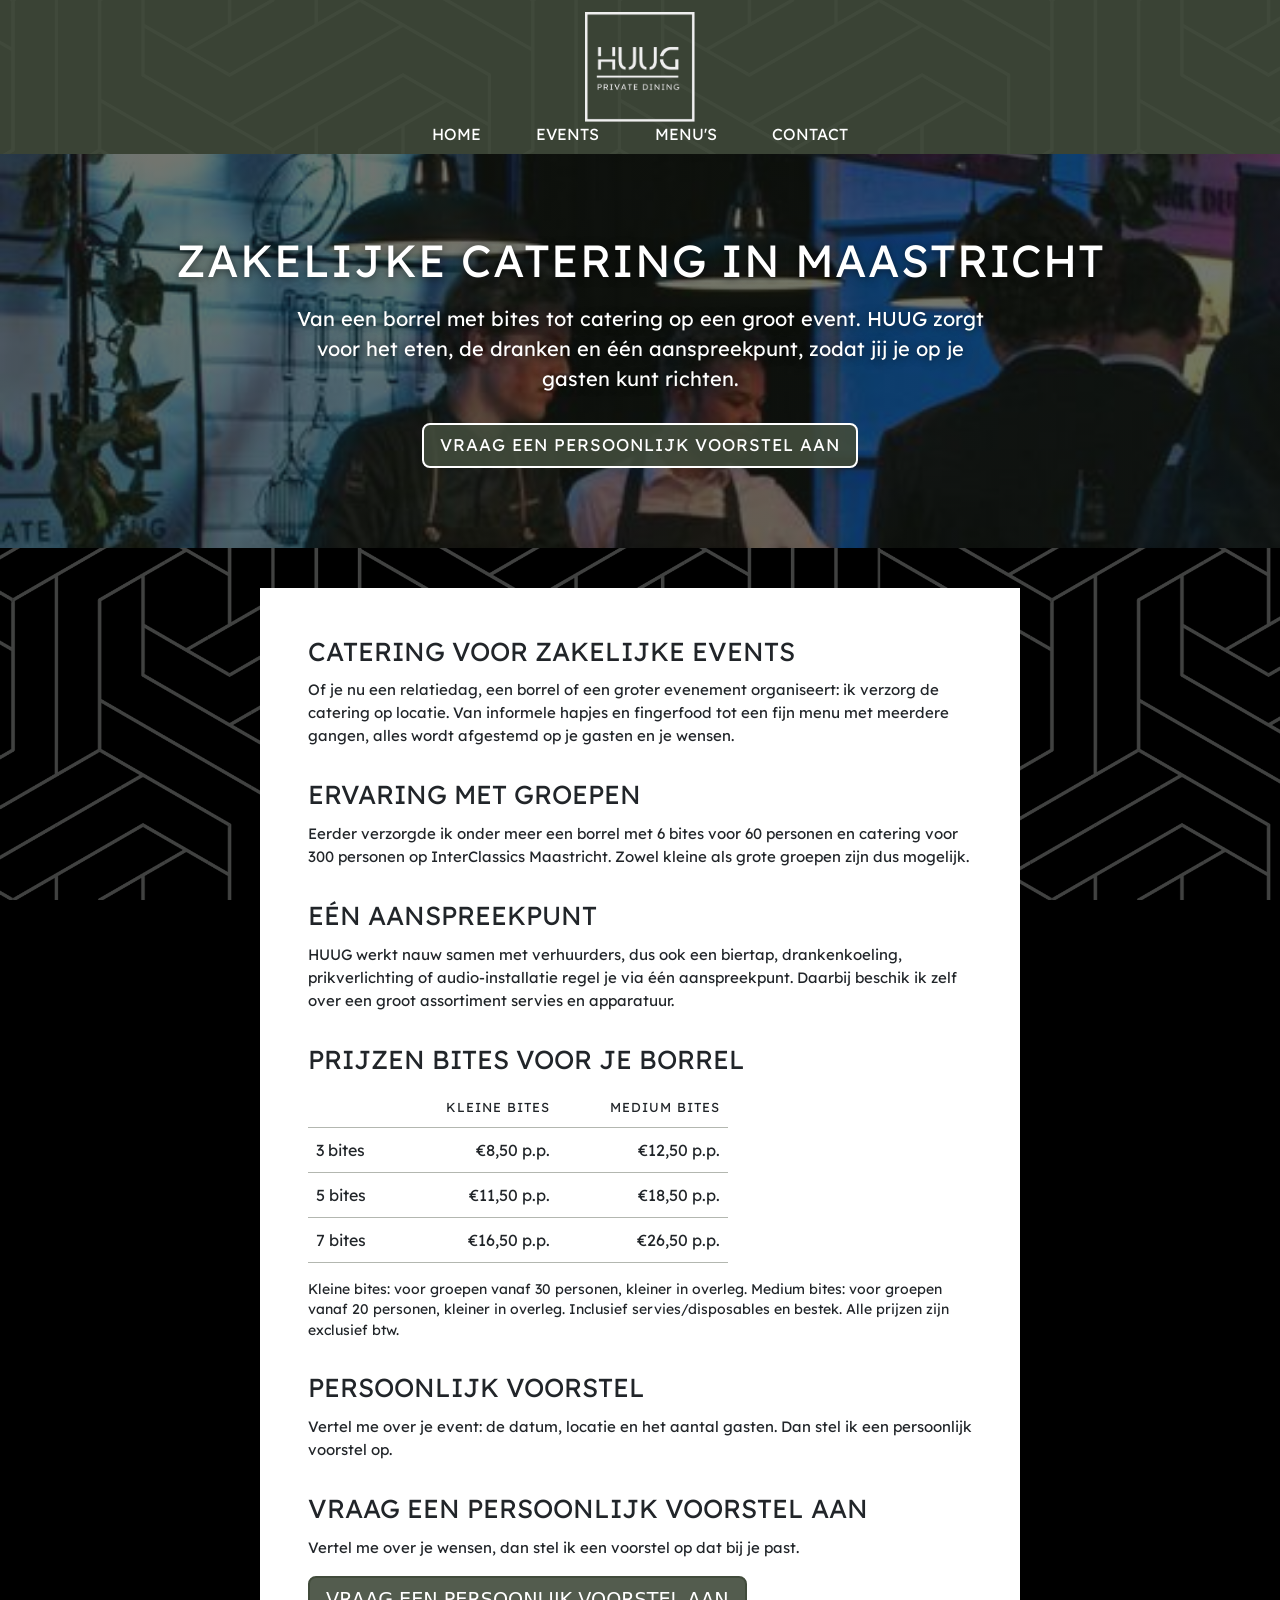
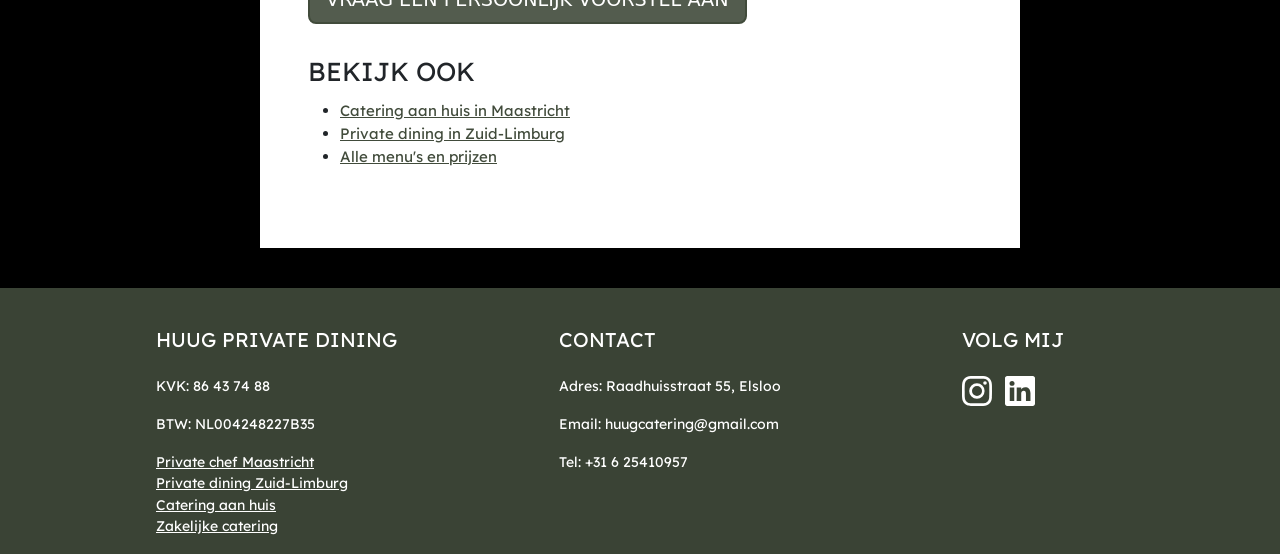
<file: zakelijke-catering-maastricht.html>
<!DOCTYPE html>
<html lang="nl">

<head>
    <meta charset="UTF-8">
    <meta name="viewport" content="width=device-width, initial-scale=1.0">
    <title>Zakelijke catering Maastricht | HUUG Private Dining</title>
    <meta name="description" content="Zakelijke catering en bedrijfsevents in Maastricht en Zuid-Limburg. Van borrel tot groot event, met één aanspreekpunt voor eten, drinken en techniek.">
    <link rel="canonical" href="https://www.huugprivatedining.nl/zakelijke-catering-maastricht.html">
    <meta property="og:title" content="Zakelijke catering Maastricht | HUUG Private Dining">
    <meta property="og:description" content="Zakelijke catering en bedrijfsevents in Maastricht en Zuid-Limburg. Van borrel tot groot event, met één aanspreekpunt voor eten, drinken en techniek.">
    <meta property="og:type" content="website">
    <meta property="og:url" content="https://www.huugprivatedining.nl/zakelijke-catering-maastricht.html">
    <meta property="og:image" content="https://www.huugprivatedining.nl/images-small/Events2-1.jpg">
    <link href="https://cdn.jsdelivr.net/npm/bootstrap@5.2.3/dist/css/bootstrap.min.css" rel="stylesheet">
    <link rel="icon" href="favicon.ico" type="image/x-icon">
    <link rel="apple-touch-icon" sizes="180x180" href="apple-touch-icon.png">
    <link rel="stylesheet" href="style.css">
</head>

<body>
    <header class="seo-header text-center">
        <a href="index.html"><img src="images-small/logog.png" alt="HUUG Private Dining" class="img-fluid"></a>
        <nav class="seo-nav" style="font-family: HUUGFont-klein;">
            <a href="index.html">HOME</a>
            <a href="index.html#events">EVENTS</a>
            <a href="index.html#menu">MENU'S</a>
            <a href="index.html#contact">CONTACT</a>
        </nav>
    </header>

    <main>
        <div class="seo-hero" style="background-image: linear-gradient(rgba(20, 25, 18, 0.6), rgba(20, 25, 18, 0.6)), url('images-small/Events2-1.jpg');" role="img" aria-label="Zakelijke catering Maastricht">
            <div class="container text-center text-white">
                <h1>Zakelijke catering in Maastricht</h1>
                <p>Van een borrel met bites tot catering op een groot event. HUUG zorgt voor het eten, de dranken en één aanspreekpunt, zodat jij je op je gasten kunt richten.</p>
                <a href="index.html#contact" class="btn btn-lg" id="btn-hero">VRAAG EEN PERSOONLIJK VOORSTEL AAN</a>
            </div>
        </div>

        <div class="container seo-inhoud">
            <div class="row justify-content-center">
                <div class="col-12 col-lg-8 bg-white p-4 p-md-5">
<section class="seo-sectie">
<h2>Catering voor zakelijke events</h2>
<p>Of je nu een relatiedag, een borrel of een groter evenement organiseert: ik verzorg de catering op locatie. Van informele hapjes en fingerfood tot een fijn menu met meerdere gangen, alles wordt afgestemd op je gasten en je wensen.</p>
</section>
<section class="seo-sectie">
<h2>Ervaring met groepen</h2>
<p>Eerder verzorgde ik onder meer een borrel met 6 bites voor 60 personen en catering voor 300 personen op InterClassics Maastricht. Zowel kleine als grote groepen zijn dus mogelijk.</p>
</section>
<section class="seo-sectie">
<h2>Eén aanspreekpunt</h2>
<p>HUUG werkt nauw samen met verhuurders, dus ook een biertap, drankenkoeling, prikverlichting of audio-installatie regel je via één aanspreekpunt. Daarbij beschik ik zelf over een groot assortiment servies en apparatuur.</p>
</section>
<section class="seo-sectie">
<h2>Prijzen bites voor je borrel</h2>
<table class="prijstabel prijstabel-licht">
<thead><tr><th></th><th>Kleine bites</th><th>Medium bites</th></tr></thead>
<tbody>
<tr><td>3 bites</td><td>&euro;8,50 p.p.</td><td>&euro;12,50 p.p.</td></tr>
<tr><td>5 bites</td><td>&euro;11,50 p.p.</td><td>&euro;18,50 p.p.</td></tr>
<tr><td>7 bites</td><td>&euro;16,50 p.p.</td><td>&euro;26,50 p.p.</td></tr>
</tbody>
</table>
<p class="klein">Kleine bites: voor groepen vanaf 30 personen, kleiner in overleg. Medium bites: voor groepen vanaf 20 personen, kleiner in overleg. Inclusief servies/disposables en bestek. Alle prijzen zijn exclusief btw.</p>
</section>
<section class="seo-sectie">
<h2>Persoonlijk voorstel</h2>
<p>Vertel me over je event: de datum, locatie en het aantal gasten. Dan stel ik een persoonlijk voorstel op.</p>
</section>
                    <section class="seo-sectie">
                        <h2>Vraag een persoonlijk voorstel aan</h2>
                        <p>Vertel me over je wensen, dan stel ik een voorstel op dat bij je past.</p>
                        <a href="index.html#contact" class="btn btn-lg" id="btn-verstuur">VRAAG EEN PERSOONLIJK VOORSTEL AAN</a>
                    </section>
                    <section class="seo-sectie">
                        <h2>Bekijk ook</h2>
                        <ul>
<li><a href="catering-aan-huis-maastricht.html">Catering aan huis in Maastricht</a></li>
<li><a href="private-dining-limburg.html">Private dining in Zuid-Limburg</a></li>
                            <li><a href="index.html#menu">Alle menu's en prijzen</a></li>
                        </ul>
                    </section>
                </div>
            </div>
        </div>
    </main>

    <footer class="text-center text-lg-start text-white">
        <div class="container p-4 pb-0">
            <section class="">
                <div class="row">
                    <div class="col-md-3 col-lg-3 col-xl-3 mx-auto mt-3">
                        <h5 class="text-uppercase mb-4 font-weight-bold">
                            HUUG Private Dining
                        </h5>
                        <p>
                            KVK: 86 43 74 88
                        </p>
                        <p>
                            BTW: NL004248227B35
                        </p>
                        <p>
                            <a href="private-chef-maastricht.html" class="text-white">Private chef Maastricht</a><br>
                            <a href="private-dining-limburg.html" class="text-white">Private dining Zuid-Limburg</a><br>
                            <a href="catering-aan-huis-maastricht.html" class="text-white">Catering aan huis</a><br>
                            <a href="zakelijke-catering-maastricht.html" class="text-white">Zakelijke catering</a>
                        </p>
                    </div>

                    <div class="col-md-4 col-lg-3 col-xl-3 mx-auto mt-3">
                        <h5 class="text-uppercase mb-4 font-weight-bold">Contact</h5>
                        <p><i class="fas fa-home mr-3"></i> Adres: Raadhuisstraat 55, Elsloo</p>
                        <p><i class="fas fa-envelope mr-3"></i> Email: huugcatering@gmail.com</p>
                        <p><i class="fas fa-phone mr-3"></i>Tel: +31 6 25410957</p>
                    </div>

                    <div class="col-md-2 mx-auto mt-3">
                        <h5 class="text-uppercase mb-4 font-weight-bold">Volg mij</h5>

                        <a href="https://www.instagram.com/hugo_van_aspert/?hl=en" role="button" target="_blank"><svg
                                xmlns="http://www.w3.org/2000/svg" width="30" height="30" fill="white"
                                class="bi bi-instagram me-1" viewBox="0 0 16 16">
                                <path
                                    d="M8 0C5.829 0 5.556.01 4.703.048 3.85.088 3.269.222 2.76.42a3.917 3.917 0 0 0-1.417.923A3.927 3.927 0 0 0 .42 2.76C.222 3.268.087 3.85.048 4.7.01 5.555 0 5.827 0 8.001c0 2.172.01 2.444.048 3.297.04.852.174 1.433.372 1.942.205.526.478.972.923 1.417.444.445.89.719 1.416.923.51.198 1.09.333 1.942.372C5.555 15.99 5.827 16 8 16s2.444-.01 3.298-.048c.851-.04 1.434-.174 1.943-.372a3.916 3.916 0 0 0 1.416-.923c.445-.445.718-.891.923-1.417.197-.509.332-1.09.372-1.942C15.99 10.445 16 10.173 16 8s-.01-2.445-.048-3.299c-.04-.851-.175-1.433-.372-1.941a3.926 3.926 0 0 0-.923-1.417A3.911 3.911 0 0 0 13.24.42c-.51-.198-1.092-.333-1.943-.372C10.443.01 10.172 0 7.998 0h.003zm-.717 1.442h.718c2.136 0 2.389.007 3.232.046.78.035 1.204.166 1.486.275.373.145.64.319.92.599.28.28.453.546.598.92.11.281.24.705.275 1.485.039.843.047 1.096.047 3.231s-.008 2.389-.047 3.232c-.035.78-.166 1.203-.275 1.485a2.47 2.47 0 0 1-.599.919c-.28.28-.546.453-.92.598-.28.11-.704.24-1.485.276-.843.038-1.096.047-3.232.047s-2.39-.009-3.233-.047c-.78-.036-1.203-.166-1.485-.276a2.478 2.478 0 0 1-.92-.598 2.48 2.48 0 0 1-.6-.92c-.109-.281-.24-.705-.275-1.485-.038-.843-.046-1.096-.046-3.233 0-2.136.008-2.388.046-3.231.036-.78.166-1.204.276-1.486.145-.373.319-.64.599-.92.28-.28.546-.453.92-.598.282-.11.705-.24 1.485-.276.738-.034 1.024-.044 2.515-.045v.002zm4.988 1.328a.96.96 0 1 0 0 1.92.96.96 0 0 0 0-1.92zm-4.27 1.122a4.109 4.109 0 1 0 0 8.217 4.109 4.109 0 0 0 0-8.217zm0 1.441a2.667 2.667 0 1 1 0 5.334 2.667 2.667 0 0 1 0-5.334z" />
                            </svg></i></a>

                        <a href="https://nl.linkedin.com/in/hugo-van-aspert-8325661a7" role="button"
                            target="_blank"><svg xmlns="http://www.w3.org/2000/svg" width="30" height="30" fill="white"
                                class="bi bi-linkedin ms-1" viewBox="0 0 16 16">
                                <path
                                    d="M0 1.146C0 .513.526 0 1.175 0h13.65C15.474 0 16 .513 16 1.146v13.708c0 .633-.526 1.146-1.175 1.146H1.175C.526 16 0 15.487 0 14.854V1.146zm4.943 12.248V6.169H2.542v7.225h2.401zm-1.2-8.212c.837 0 1.358-.554 1.358-1.248-.015-.709-.52-1.248-1.342-1.248-.822 0-1.359.54-1.359 1.248 0 .694.521 1.248 1.327 1.248h.016zm4.908 8.212V9.359c0-.216.016-.432.08-.586.173-.431.568-.878 1.232-.878.869 0 1.216.662 1.216 1.634v3.865h2.401V9.25c0-2.22-1.184-3.252-2.764-3.252-1.274 0-1.845.7-2.165 1.193v.025h-.016a5.54 5.54 0 0 1 .016-.025V6.169h-2.4c.03.678 0 7.225 0 7.225h2.4z" />
                            </svg></a>
                    </div>
                </div>
            </section>
        </div>
    </footer>
</body>

</html>
</file>
<file: style.css>
@font-face {
    font-family: 'HUUGFont';
    src: url(font-groot/abang-webfont.woff);
}

@font-face {
    font-family: 'HUUGFont-klein';
    src: url(font-klein/LexendDeca-Regular.woff);
}

html {
    background-color: #000;
}

body {
    overflow-y: scroll;
    overflow-x: hidden;
    /* Bootstrap geeft body een witte achtergrond; die zou de patroonlaag erachter bedekken */
    background-color: transparent;
}

/* Achtergrond op een vaste laag: schaalt met het scherm, niet met de lengte van de pagina */
body::before {
    content: "";
    position: fixed;
    top: 0;
    left: 0;
    width: 100%;
    height: 100%;
    z-index: -1;
    background: #000 url("wetransfer/HUUG website bg.png") center / cover no-repeat;
}

::-webkit-scrollbar {
    width: 0px;
    background: transparent;
}

nav {
    z-index: 3;
}

h1,
h2,
h3,
h5,
h6 {
    font-family: HUUGFont-klein;
}

h3 {
    color: white;
    letter-spacing: 1px;
    white-space: nowrap;
    font-size: clamp(1.1em, 1.8vw, 2.5em);
}

h1,
h2,
h3 {
    text-transform: uppercase;
}

p {
    font-family: HUUGFont-klein;
    font-size: clamp(0.9em, 1.1vw, 1.1em);
}

#contentMask {
    background-color: rgba(65, 75, 59, 0.9);
    z-index: 2;
    position: fixed;
    transition: all 0.3s ease-in-out;
    top: 0;
    left: 0;
    height: 169px;
    width: 100%;
}

#underbody {
    margin-top: 169px;
    z-index: 1;
    width: 100%;
}


#logo {
    height: 120px;
    width: 100%;
    background-color: rgba(65, 75, 59, 0);
    z-index: 1;
}

#navbar {
    margin-top: 105px;
    background-color: transparent;
}

.scrolled-down {
    transform: translateY(-75%);
    opacity: 0;
    transition: all 0.3s ease-in-out;
}

.scrolled-up {
    transform: translateY(0);
    transition: all 0.2s ease-in-out;
}

#button {
    position: fixed;
    top: 50px;
    right: 50px;
    z-index: 3;
    border: none;
    color: white;
}

#nav-tab button {
    color: white;
    border: none;
    background-color: transparent;
    margin-left: clamp(4px, 1.5vw, 50px);
    margin-right: clamp(4px, 1.5vw, 50px);
    padding-left: 1vw;
    padding-right: 1vw;
}

#nav-tab button:hover,
#nav-tab button.active {
    border-bottom: 2px solid;
}

#card-review {
    background-color: rgba(65, 75, 59, 0.9);
    border-radius: 10px;
    border-width: 1px;
    height: fit-content;
}

#card,
#card-small,
#card-mob {
    border-radius: 0px;
    border: none;
    overflow-y: auto;
}

#card img {
    height: 56vh;
    width: 100%;
    object-fit: cover;
}

#card-mob img {
    height: 50vh;
    width: 100%;
    object-fit: cover;
}

#card-small img {
    height: 50vh;
    width: 49%;
    object-fit: cover;
}

#menu-tab,
#contact-tab {
    background-color: rgba(65, 75, 59, 0.9);
    border-radius: 2px;
    flex-wrap: nowrap;
}

#menu-tab button,
#contact-tab button {
    background-color: transparent;
    color: white;
    width: clamp(100px, 16vw, 300px);
    border-left: none;
    border-top: none;
    border-right: none;
    border-radius: 0px;
    border-width: 2px;
    font-size: clamp(0.8em, 1.2vw, 1.5em);
}

@media (max-width: 768px) {
    #menu-tab {
        display: grid !important;
        grid-template-columns: repeat(2, 1fr);
        gap: 10px;
        justify-content: center;
        align-items: center;
        text-align: center;
    }

    #menu-tab button {
        width: 100%;
        margin: 0;
        padding: 10px;
        font-size: 1rem;
    }
}


#card-menu> :first-child {
    border-radius: 0px;
    border-top-left-radius: 2px;
    border-top-right-radius: 2px;
    height: clamp(120px, 10vw, 200px);
    overflow: hidden;
    background-color: rgba(65, 75, 59, 0.9);
}

#voorpagina-menu {
    width: 100%;
    height: fit-content;
    border-radius: 2px;
    display: flex;
    flex-direction: row;
}

#card-menu> :last-child {
    height: fit-content;
    border-radius: 0px;
    border-bottom-left-radius: 2px;
    border-bottom-right-radius: 2px;
}

#card-menu :nth-child(1) img {
    height: 100%;
    object-fit: contain;
}

.content {
    max-height: 0;
    overflow: hidden;
    transition: max-height 0.5s ease-in-out, padding 0.3s ease-in-out;
    padding: 0;
}

.content.show {
    max-height: 1000px; /* Large value to ensure full expansion */
    padding: 15px; /* Add padding to avoid a collapsed appearance */
}

#btn-verstuur {
    border-color: #414B3B;
    background-color: rgba(65, 75, 59, 0.9);
    color: white;
    border-width: 2px;
    font-size: clamp(0.9em, 1.5vw, 2em);
}

footer {
    background-color: rgba(65, 75, 59, 0.9);
}

#review {
    min-height: 400px;
}

#hero {
    background-image: linear-gradient(rgba(20, 25, 18, 0.55), rgba(20, 25, 18, 0.55)), url("images-small/foto-1003.jpg");
    background-size: cover;
    background-position: center;
    background-attachment: fixed;
    min-height: 55vh;
    align-items: center;
    margin: 0 0 -1.5rem 0;
}

@media (max-width: 768px) {
    #hero {
        background-attachment: scroll;
    }
}

#hero-inhoud {
    padding: 40px 20px;
}

#hero h1 {
    font-size: clamp(1.4em, 3.2vw, 2.8em);
    letter-spacing: 1px;
    margin-bottom: 1rem;
}

#hero p {
    font-size: clamp(1em, 1.6vw, 1.3em);
    margin-bottom: 1.8rem;
}

#btn-hero {
    border: 2px solid white;
    background-color: rgba(65, 75, 59, 0.9);
    color: white;
    font-family: HUUGFont-klein;
    font-size: clamp(0.8em, 1.3vw, 1.1em);
    letter-spacing: 1px;
}

#btn-hero:hover {
    background-color: white;
    color: #414B3B;
}

.dienst-kaart {
    background-color: rgba(65, 75, 59, 0.9);
    border: 1px solid rgba(255, 255, 255, 0.25);
    border-radius: 10px;
    padding: 24px;
}

.dienst-kaart h3 {
    white-space: normal;
    margin-bottom: 0.8rem;
}

.dienst-link {
    color: white;
    font-family: HUUGFont-klein;
    letter-spacing: 1px;
    font-size: 0.85em;
}

.dienst-link:hover {
    color: white;
    text-decoration: none;
    border-bottom: 2px solid white;
}

.prijstabel {
    width: 100%;
    max-width: 420px;
    margin-bottom: 1rem;
    font-family: HUUGFont-klein;
    color: white;
}

.prijstabel th,
.prijstabel td {
    padding: 10px 8px;
    border-bottom: 1px solid rgba(255, 255, 255, 0.3);
}

.prijstabel th {
    font-weight: normal;
    text-transform: uppercase;
    letter-spacing: 1px;
    font-size: 0.8em;
}

.prijstabel td:last-child,
.prijstabel th:last-child {
    text-align: right;
}

.prijstabel td:nth-child(2):not(:last-child),
.prijstabel th:nth-child(2):not(:last-child) {
    text-align: right;
}

#voorpagina-menu > .d-md-flex > img {
    align-self: center;
    height: auto;
    object-fit: cover;
}

.seo-header {
    background-color: rgba(65, 75, 59, 0.9);
    padding: 12px 0 8px;
}

.seo-header img {
    height: 110px;
}

.seo-nav a {
    color: white;
    text-decoration: none;
    margin: 0 clamp(8px, 2vw, 30px);
    padding: 4px 0;
}

.seo-nav a:hover {
    border-bottom: 2px solid white;
}

.seo-hero {
    background-size: cover;
    background-position: center;
    background-attachment: fixed;
    padding: 80px 0;
}

@media (max-width: 768px) {
    .seo-hero {
        background-attachment: scroll;
        padding: 50px 0;
    }
}

.seo-hero h1 {
    font-size: clamp(1.5em, 3.5vw, 2.8em);
    letter-spacing: 1px;
    margin-bottom: 1rem;
}

.seo-hero p {
    max-width: 700px;
    margin: 0 auto 1.8rem;
    font-size: clamp(1em, 1.6vw, 1.25em);
}

.seo-inhoud {
    padding-top: 40px;
    padding-bottom: 40px;
}

.seo-sectie {
    margin-bottom: 2rem;
}

.seo-sectie h2 {
    font-size: clamp(1.2em, 2vw, 1.6em);
    margin-bottom: 0.8rem;
}

.seo-sectie p,
.seo-sectie li {
    font-family: HUUGFont-klein;
    font-size: clamp(0.95em, 1.1vw, 1.05em);
}

.seo-sectie a {
    color: #414B3B;
}

.seo-sectie .klein {
    font-size: 0.85em;
}

.seo-sectie .btn {
    color: white;
}

.prijstabel-licht {
    color: #212529;
}

.prijstabel-licht th,
.prijstabel-licht td {
    border-bottom: 1px solid rgba(65, 75, 59, 0.4);
}

@media (max-width: 576px) {
    #btn-hero {
        letter-spacing: 0;
        font-size: 0.8em;
        padding-left: 12px;
        padding-right: 12px;
    }

    #hero-inhoud {
        padding: 30px 16px;
    }
}

@media (max-width: 768px) {
    .seo-inhoud {
        padding-top: 0;
        padding-bottom: 0;
    }
}

.menu-slider {
    width: 100%;
}

.menu-slider img {
    width: 100%;
    height: 50vh;
    object-fit: cover;
}

@media (max-width: 768px) {
    .menu-slider img {
        height: 38vh;
    }
}

/* Groene prijsrijen: tekst en foto-slider verticaal gecentreerd */
#voorpagina-menu[style*="65, 75, 59"] {
    align-items: center;
}

.menu-slider {
    align-self: center;
}

.btn-google {
    border: 2px solid white;
    background-color: rgba(65, 75, 59, 0.9);
    color: white;
    font-family: HUUGFont-klein;
    font-size: clamp(0.75em, 1.2vw, 1em);
    letter-spacing: 1px;
}

.btn-google:hover {
    background-color: white;
    color: #414B3B;
}

.seo-hero h1,
.seo-hero p {
    text-shadow: 0 1px 8px rgba(0, 0, 0, 0.55);
}
</file>
